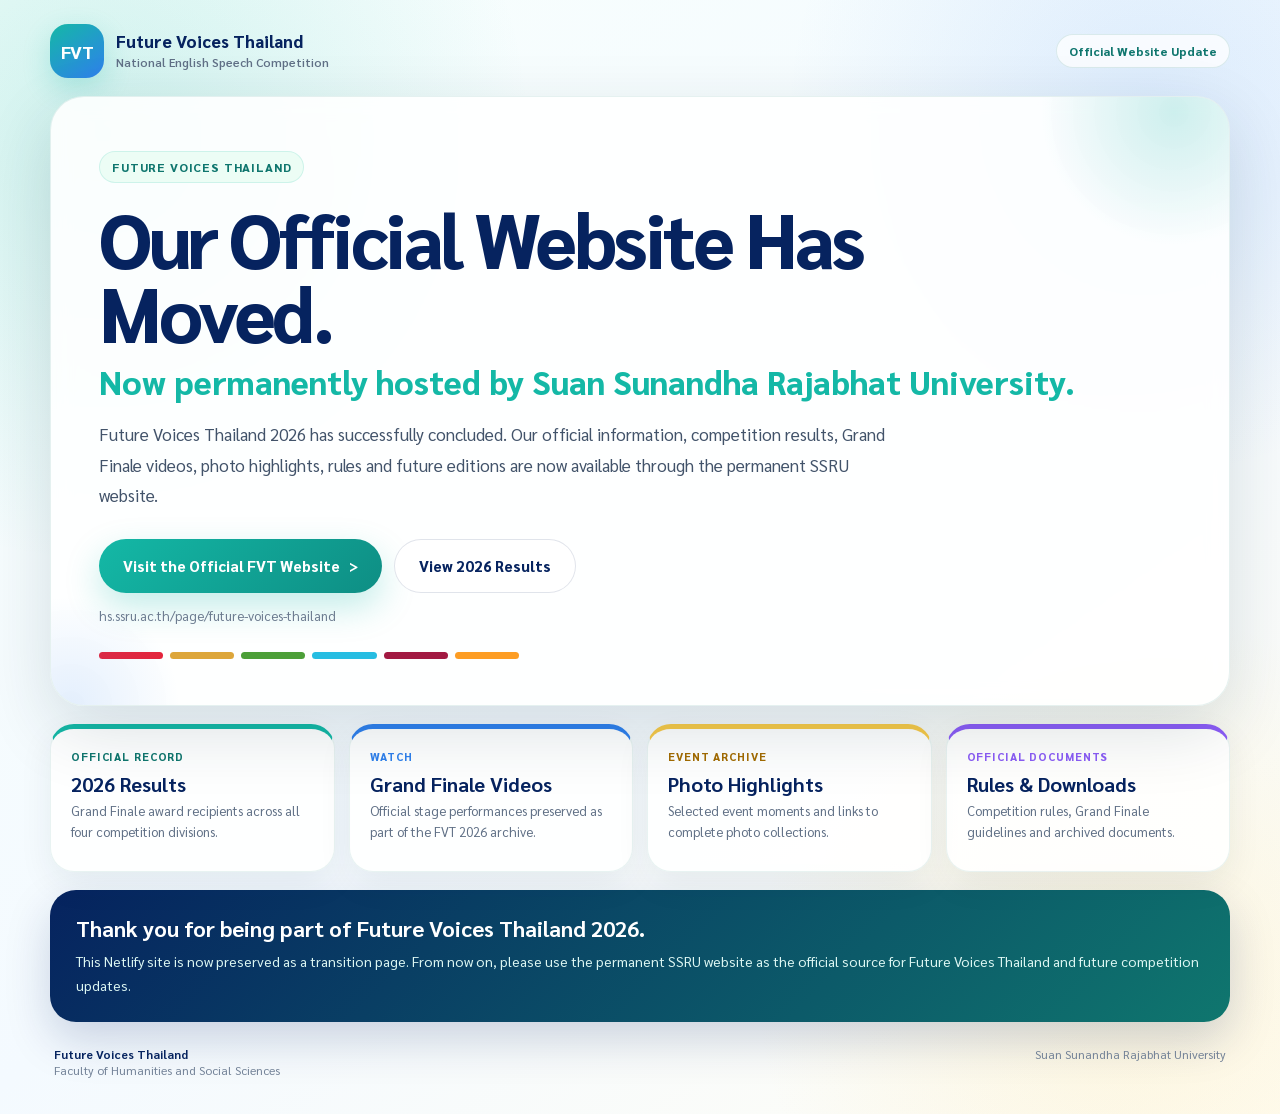
<file: index.html>
<!doctype html>
<html lang="en">
<head>
  <meta charset="utf-8">
  <meta name="viewport" content="width=device-width,initial-scale=1">
  <meta name="theme-color" content="#14B8A6">
  <meta name="description" content="Future Voices Thailand has moved to its permanent official home at Suan Sunandha Rajabhat University.">
  <title>Future Voices Thailand — Official Website</title>

  <link rel="preconnect" href="https://fonts.googleapis.com">
  <link rel="preconnect" href="https://fonts.gstatic.com" crossorigin>
  <link href="https://fonts.googleapis.com/css2?family=Sarabun:wght@400;500;600;700;800&display=swap" rel="stylesheet">

  <style>
    :root{
      --primary:#14B8A6;
      --primary-dark:#0F766E;
      --primary-deep:#0B4F4A;
      --navy:#06235F;
      --text:#102033;
      --muted:#607086;
      --bg:#F7FBFA;
      --card:#FFFFFF;
      --line:rgba(15,118,110,.13);
      --yellow:#F7C948;
      --blue:#2F80ED;
      --violet:#8B5CF6;
      --orange:#F97316;
      --shadow:0 24px 70px rgba(8,42,55,.14);
    }

    *{box-sizing:border-box}
    html{scroll-behavior:smooth}
    body{
      margin:0;
      min-height:100vh;
      font-family:'Sarabun',Tahoma,Arial,sans-serif;
      color:var(--text);
      background:
        radial-gradient(circle at 8% 12%,rgba(20,184,166,.18),transparent 28%),
        radial-gradient(circle at 90% 10%,rgba(47,128,237,.13),transparent 24%),
        radial-gradient(circle at 88% 88%,rgba(247,201,72,.14),transparent 25%),
        linear-gradient(145deg,#F8FFFD 0%,#F4FAFF 54%,#FFFDF5 100%);
    }

    a{color:inherit}

    .page{
      width:min(1180px,calc(100% - 28px));
      margin:0 auto;
      padding:24px 0 34px;
    }

    .topbar{
      display:flex;
      align-items:center;
      justify-content:space-between;
      gap:18px;
      margin-bottom:18px;
    }

    .brand{
      display:flex;
      align-items:center;
      gap:12px;
      min-width:0;
    }

    .mark{
      width:54px;
      height:54px;
      border-radius:18px;
      display:grid;
      place-items:center;
      background:linear-gradient(145deg,var(--primary),var(--blue));
      color:#fff;
      font-weight:800;
      font-size:18px;
      letter-spacing:-.04em;
      box-shadow:0 10px 28px rgba(20,184,166,.24);
      flex:0 0 auto;
    }

    .brand-title{
      font-size:17px;
      font-weight:800;
      color:var(--navy);
      line-height:1.15;
    }

    .brand-sub{
      margin-top:3px;
      color:var(--muted);
      font-size:12px;
      font-weight:600;
    }

    .official-chip{
      padding:8px 12px;
      border:1px solid var(--line);
      border-radius:999px;
      background:rgba(255,255,255,.76);
      color:var(--primary-dark);
      font-size:12px;
      font-weight:800;
      white-space:nowrap;
    }

    .hero{
      position:relative;
      overflow:hidden;
      border:1px solid rgba(15,118,110,.10);
      border-radius:34px;
      background:rgba(255,255,255,.88);
      box-shadow:var(--shadow);
      padding:54px 48px 46px;
      backdrop-filter:blur(10px);
    }

    .hero:before,
    .hero:after{
      content:"";
      position:absolute;
      border-radius:50%;
      pointer-events:none;
    }

    .hero:before{
      width:270px;
      height:270px;
      top:-120px;
      right:-80px;
      background:radial-gradient(circle,rgba(20,184,166,.20),rgba(20,184,166,0) 70%);
    }

    .hero:after{
      width:220px;
      height:220px;
      left:-90px;
      bottom:-110px;
      background:radial-gradient(circle,rgba(47,128,237,.13),rgba(47,128,237,0) 70%);
    }

    .eyebrow{
      display:inline-flex;
      align-items:center;
      gap:8px;
      padding:7px 12px;
      border-radius:999px;
      background:#ECFDF5;
      color:var(--primary-dark);
      font-size:12px;
      font-weight:800;
      letter-spacing:.07em;
      text-transform:uppercase;
      border:1px solid rgba(20,184,166,.14);
    }

    h1{
      max-width:860px;
      margin:18px 0 12px;
      font-size:clamp(40px,6.2vw,76px);
      line-height:.98;
      letter-spacing:-.045em;
      color:var(--navy);
      font-weight:800;
    }

    .moved{
      margin:0 0 18px;
      font-size:clamp(22px,2.6vw,34px);
      line-height:1.18;
      color:var(--primary);
      font-weight:800;
    }

    .lead{
      max-width:800px;
      margin:0;
      color:#42536A;
      font-size:17px;
      line-height:1.8;
    }

    .cta-row{
      display:flex;
      flex-wrap:wrap;
      gap:12px;
      margin-top:28px;
    }

    .cta{
      display:inline-flex;
      align-items:center;
      justify-content:center;
      gap:9px;
      min-height:54px;
      padding:13px 24px;
      border-radius:999px;
      text-decoration:none;
      font-size:15px;
      font-weight:800;
      transition:.18s ease;
    }

    .cta-primary{
      color:#fff;
      background:linear-gradient(135deg,var(--primary),#0E8E84);
      box-shadow:0 14px 34px rgba(20,184,166,.25);
    }

    .cta-primary:hover{
      transform:translateY(-2px);
      filter:brightness(1.04);
    }

    .cta-secondary{
      color:var(--navy);
      background:#fff;
      border:1px solid rgba(6,35,95,.12);
    }

    .url{
      margin-top:14px;
      color:#6B7B8F;
      font-size:13px;
      word-break:break-all;
    }

    .sdg-strip{
      display:grid;
      grid-template-columns:repeat(6,1fr);
      gap:7px;
      margin:28px 0 0;
      max-width:420px;
    }

    .sdg-strip span{
      height:7px;
      border-radius:999px;
    }

    .cards{
      display:grid;
      grid-template-columns:repeat(4,1fr);
      gap:14px;
      margin-top:18px;
    }

    .card{
      min-height:148px;
      padding:20px;
      border-radius:24px;
      background:rgba(255,255,255,.88);
      border:1px solid rgba(15,118,110,.09);
      box-shadow:0 12px 34px rgba(8,42,55,.07);
    }

    .card-tag{
      font-size:11px;
      font-weight:800;
      letter-spacing:.08em;
      text-transform:uppercase;
      margin-bottom:8px;
    }

    .card h2{
      margin:0 0 5px;
      color:var(--navy);
      font-size:20px;
      line-height:1.2;
    }

    .card p{
      margin:0;
      color:var(--muted);
      font-size:13px;
      line-height:1.6;
    }

    .card:nth-child(1){border-top:5px solid var(--primary)}
    .card:nth-child(2){border-top:5px solid var(--blue)}
    .card:nth-child(3){border-top:5px solid var(--yellow)}
    .card:nth-child(4){border-top:5px solid var(--violet)}

    .card:nth-child(1) .card-tag{color:var(--primary-dark)}
    .card:nth-child(2) .card-tag{color:var(--blue)}
    .card:nth-child(3) .card-tag{color:#A36B00}
    .card:nth-child(4) .card-tag{color:var(--violet)}

    .notice{
      margin-top:18px;
      padding:24px 26px;
      border-radius:26px;
      background:linear-gradient(135deg,var(--navy),var(--primary-dark));
      color:#fff;
      box-shadow:0 18px 46px rgba(6,35,95,.18);
    }

    .notice h3{
      margin:0 0 7px;
      font-size:22px;
    }

    .notice p{
      margin:0;
      color:#DDF7F3;
      line-height:1.75;
      font-size:14px;
    }

    footer{
      display:flex;
      flex-wrap:wrap;
      justify-content:space-between;
      gap:10px 20px;
      padding:24px 4px 2px;
      color:#718096;
      font-size:12px;
    }

    footer strong{color:var(--navy)}

    @media(max-width:820px){
      .hero{padding:38px 26px 32px}
      .cards{grid-template-columns:repeat(2,1fr)}
    }

    @media(max-width:560px){
      .page{width:min(100% - 18px,1180px);padding-top:12px}
      .topbar{align-items:flex-start}
      .official-chip{display:none}
      .mark{width:48px;height:48px}
      .hero{padding:30px 20px 26px;border-radius:26px}
      h1{font-size:43px}
      .moved{font-size:24px}
      .lead{font-size:15px}
      .cta{width:100%}
      .cards{grid-template-columns:1fr}
      .notice{padding:22px 20px}
    }
  </style>
</head>
<body>

  <main class="page">

    <div class="topbar">
      <div class="brand">
        <div class="mark">FVT</div>
        <div>
          <div class="brand-title">Future Voices Thailand</div>
          <div class="brand-sub">National English Speech Competition</div>
        </div>
      </div>
      <div class="official-chip">Official Website Update</div>
    </div>

    <section class="hero">
      <div class="eyebrow">Future Voices Thailand</div>

      <h1>Our Official Website Has Moved.</h1>

      <div class="moved">
        Now permanently hosted by Suan Sunandha Rajabhat University.
      </div>

      <p class="lead">
        Future Voices Thailand 2026 has successfully concluded. Our official information,
        competition results, Grand Finale videos, photo highlights, rules and future editions
        are now available through the permanent SSRU website.
      </p>

      <div class="cta-row">
        <a class="cta cta-primary"
           href="https://hs.ssru.ac.th/page/future-voices-thailand">
          Visit the Official FVT Website
          <span aria-hidden="true">&gt;</span>
        </a>

        <a class="cta cta-secondary"
           href="https://hs.ssru.ac.th/page/fvt2026-results">
          View 2026 Results
        </a>
      </div>

      <div class="url">
        hs.ssru.ac.th/page/future-voices-thailand
      </div>

      <div class="sdg-strip" aria-hidden="true">
        <span style="background:#E5243B"></span>
        <span style="background:#DDA63A"></span>
        <span style="background:#4C9F38"></span>
        <span style="background:#26BDE2"></span>
        <span style="background:#A21942"></span>
        <span style="background:#FD9D24"></span>
      </div>
    </section>

    <section class="cards" aria-label="Official website sections">
      <article class="card">
        <div class="card-tag">Official Record</div>
        <h2>2026 Results</h2>
        <p>Grand Finale award recipients across all four competition divisions.</p>
      </article>

      <article class="card">
        <div class="card-tag">Watch</div>
        <h2>Grand Finale Videos</h2>
        <p>Official stage performances preserved as part of the FVT 2026 archive.</p>
      </article>

      <article class="card">
        <div class="card-tag">Event Archive</div>
        <h2>Photo Highlights</h2>
        <p>Selected event moments and links to complete photo collections.</p>
      </article>

      <article class="card">
        <div class="card-tag">Official Documents</div>
        <h2>Rules & Downloads</h2>
        <p>Competition rules, Grand Finale guidelines and archived documents.</p>
      </article>
    </section>

    <section class="notice">
      <h3>Thank you for being part of Future Voices Thailand 2026.</h3>
      <p>
        This Netlify site is now preserved as a transition page. From now on,
        please use the permanent SSRU website as the official source for Future Voices Thailand
        and future competition updates.
      </p>
    </section>

    <footer>
      <div>
        <strong>Future Voices Thailand</strong><br>
        Faculty of Humanities and Social Sciences
      </div>
      <div>
        Suan Sunandha Rajabhat University
      </div>
    </footer>

  </main>

</body>
</html>
</file>
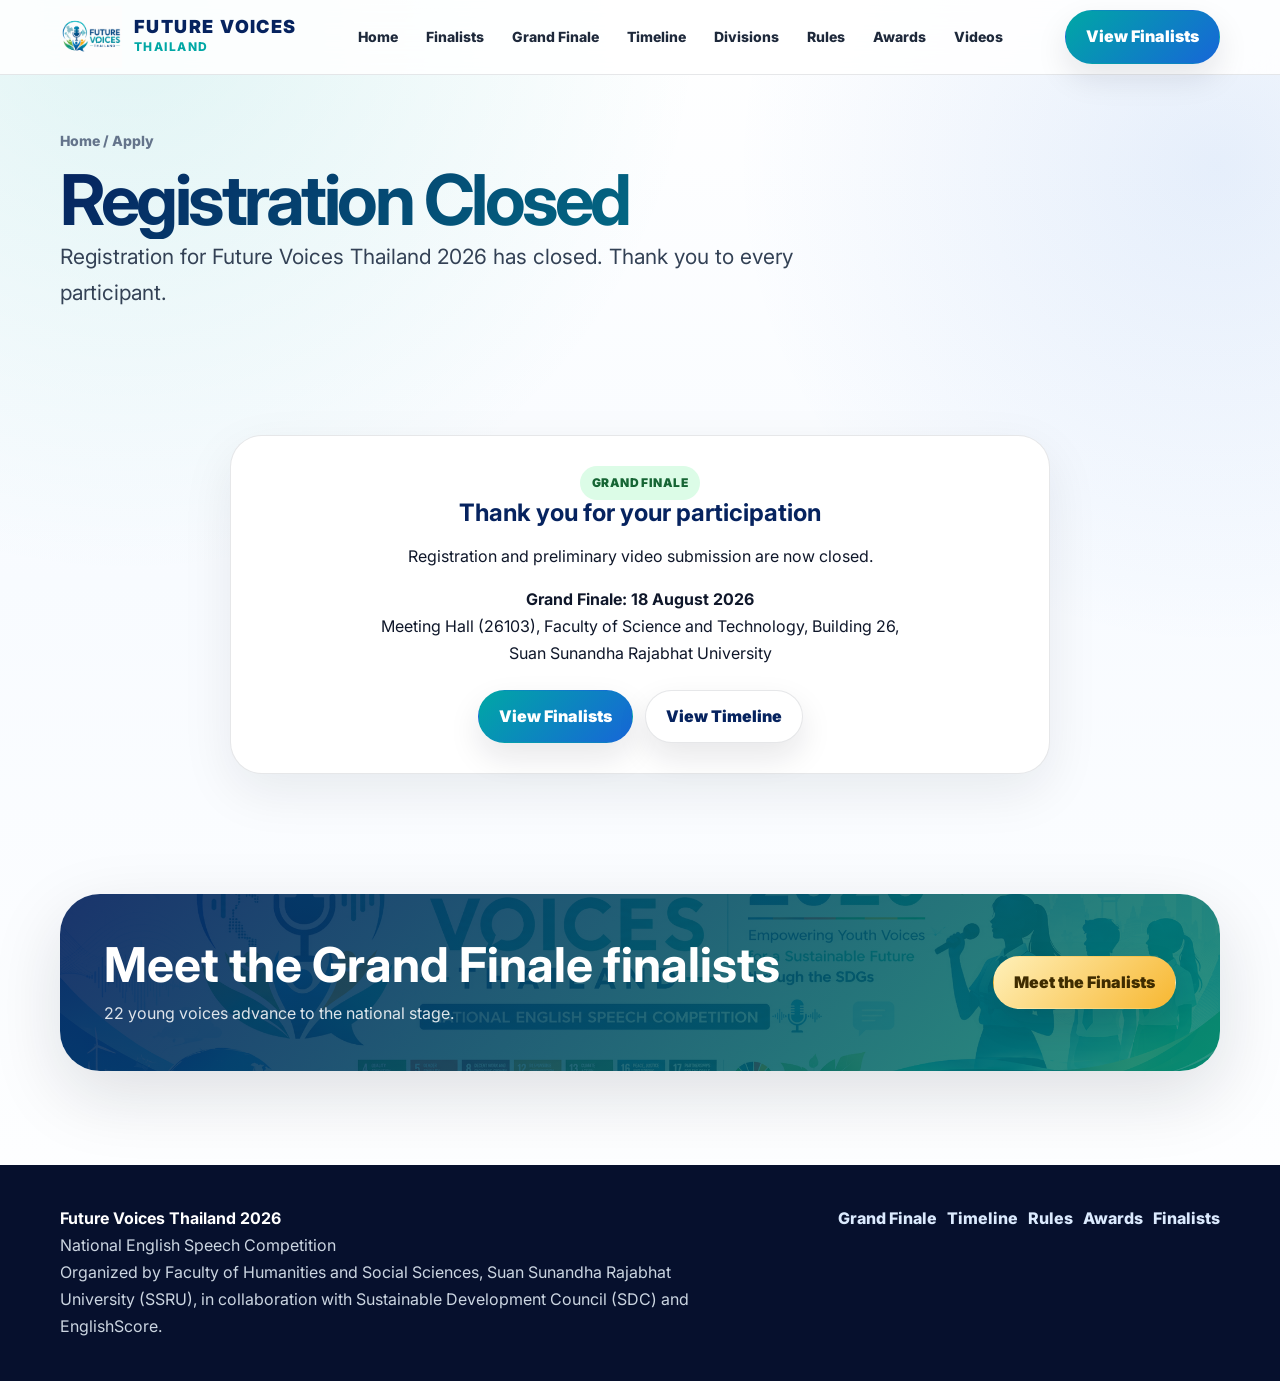
<file: apply.html>
<!doctype html>
<html lang="en">
<head>
  <meta charset="utf-8">
  <meta name="viewport" content="width=device-width,initial-scale=1">
  <title>Apply | Future Voices Thailand 2026</title>
  <meta name="description" content="Future Voices Thailand 2026, National English Speech Competition.">
  <meta property="og:title" content="Apply | Future Voices Thailand 2026">
  <meta property="og:description" content="Empowering Youth Voices for a Sustainable Future through the SDGs.">
  <meta property="og:image" content="assets/img/cover.png">
  <link rel="preconnect" href="https://fonts.googleapis.com">
  <link rel="preconnect" href="https://fonts.gstatic.com" crossorigin>
  <link href="https://fonts.googleapis.com/css2?family=Inter:wght@400;600;700;800;900&family=Noto+Sans+Thai:wght@400;600;700;800;900&display=swap" rel="stylesheet">
  <link rel="stylesheet" href="assets/css/styles.css">
</head>
<body>
<a class="skip" href="#main">Skip to content</a>

<header class="site-header">
  <div class="container navbar">
    <a href="index.html" class="brand" aria-label="Future Voices Thailand home">
      <img src="assets/img/logo.png" alt="Future Voices Thailand logo">
      <span><strong>Future Voices</strong><span>Thailand</span></span>
    </a>
    <nav class="nav-links" data-nav-links aria-label="Main navigation">
      <a href="index.html">Home</a>
      <a href="finalists.html">Finalists</a>
      <a href="grand-finale.html">Grand Finale</a>
      <a href="timeline.html">Timeline</a>
      <a href="divisions.html">Divisions</a>
      <a href="rules.html">Rules</a>
      <a href="awards.html">Awards</a>
      <a href="videos.html">Videos</a>
    </nav>
    <div class="nav-actions">
      <a class="btn btn-primary" href="finalists.html">View Finalists</a>
      <button class="menu-toggle" data-menu-toggle aria-expanded="false">Menu</button>
    </div>
  </div>
</header>

<main id="main">

<section class="page-hero">
  <div class="container">
    <div class="breadcrumb">Home / Apply</div>
    <h1 class="gradient-text">Registration Closed</h1>
    <p class="lead">Registration for Future Voices Thailand 2026 has closed. Thank you to every participant.</p>
  </div>
</section>

<section class="section">
  <div class="container">
    <div class="panel" style="text-align:center;max-width:820px;margin:auto">
      <span class="badge badge-green">Grand Finale</span>
      <h2>Thank you for your participation</h2>
      <p>Registration and preliminary video submission are now closed.</p>
      <p><strong>Grand Finale: 18 August 2026</strong><br>Meeting Hall (26103), Faculty of Science and Technology, Building 26,<br>Suan Sunandha Rajabhat University</p>
      <div style="display:flex;gap:12px;justify-content:center;flex-wrap:wrap;margin-top:22px">
        <a class="btn btn-primary" href="finalists.html">View Finalists</a>
        <a class="btn btn-ghost" href="timeline.html">View Timeline</a>
      </div>
    </div>
  </div>
</section>

</main>

<section class="cta">
  <div class="container">
    <div class="cta-box">
      <div>
        <h2>Meet the Grand Finale finalists</h2>
        <p>22 young voices advance to the national stage.</p>
      </div>
      <a class="btn btn-gold" href="finalists.html">Meet the Finalists</a>
    </div>
  </div>
</section>

<footer class="site-footer">
  <div class="container footer-grid">
    <div>
      <strong>Future Voices Thailand 2026</strong><br>
      National English Speech Competition<br>
      Organized by Faculty of Humanities and Social Sciences, Suan Sunandha Rajabhat University (SSRU), in collaboration with Sustainable Development Council (SDC) and EnglishScore.
    </div>
    <div class="footer-links">
      <a href="grand-finale.html">Grand Finale</a>
      <a href="timeline.html">Timeline</a>
      <a href="rules.html">Rules</a>
      <a href="awards.html">Awards</a>
      <a href="finalists.html">Finalists</a>
    </div>
  </div>
</footer>

<script src="assets/js/main.js"></script>

</body>
</html>
</file>
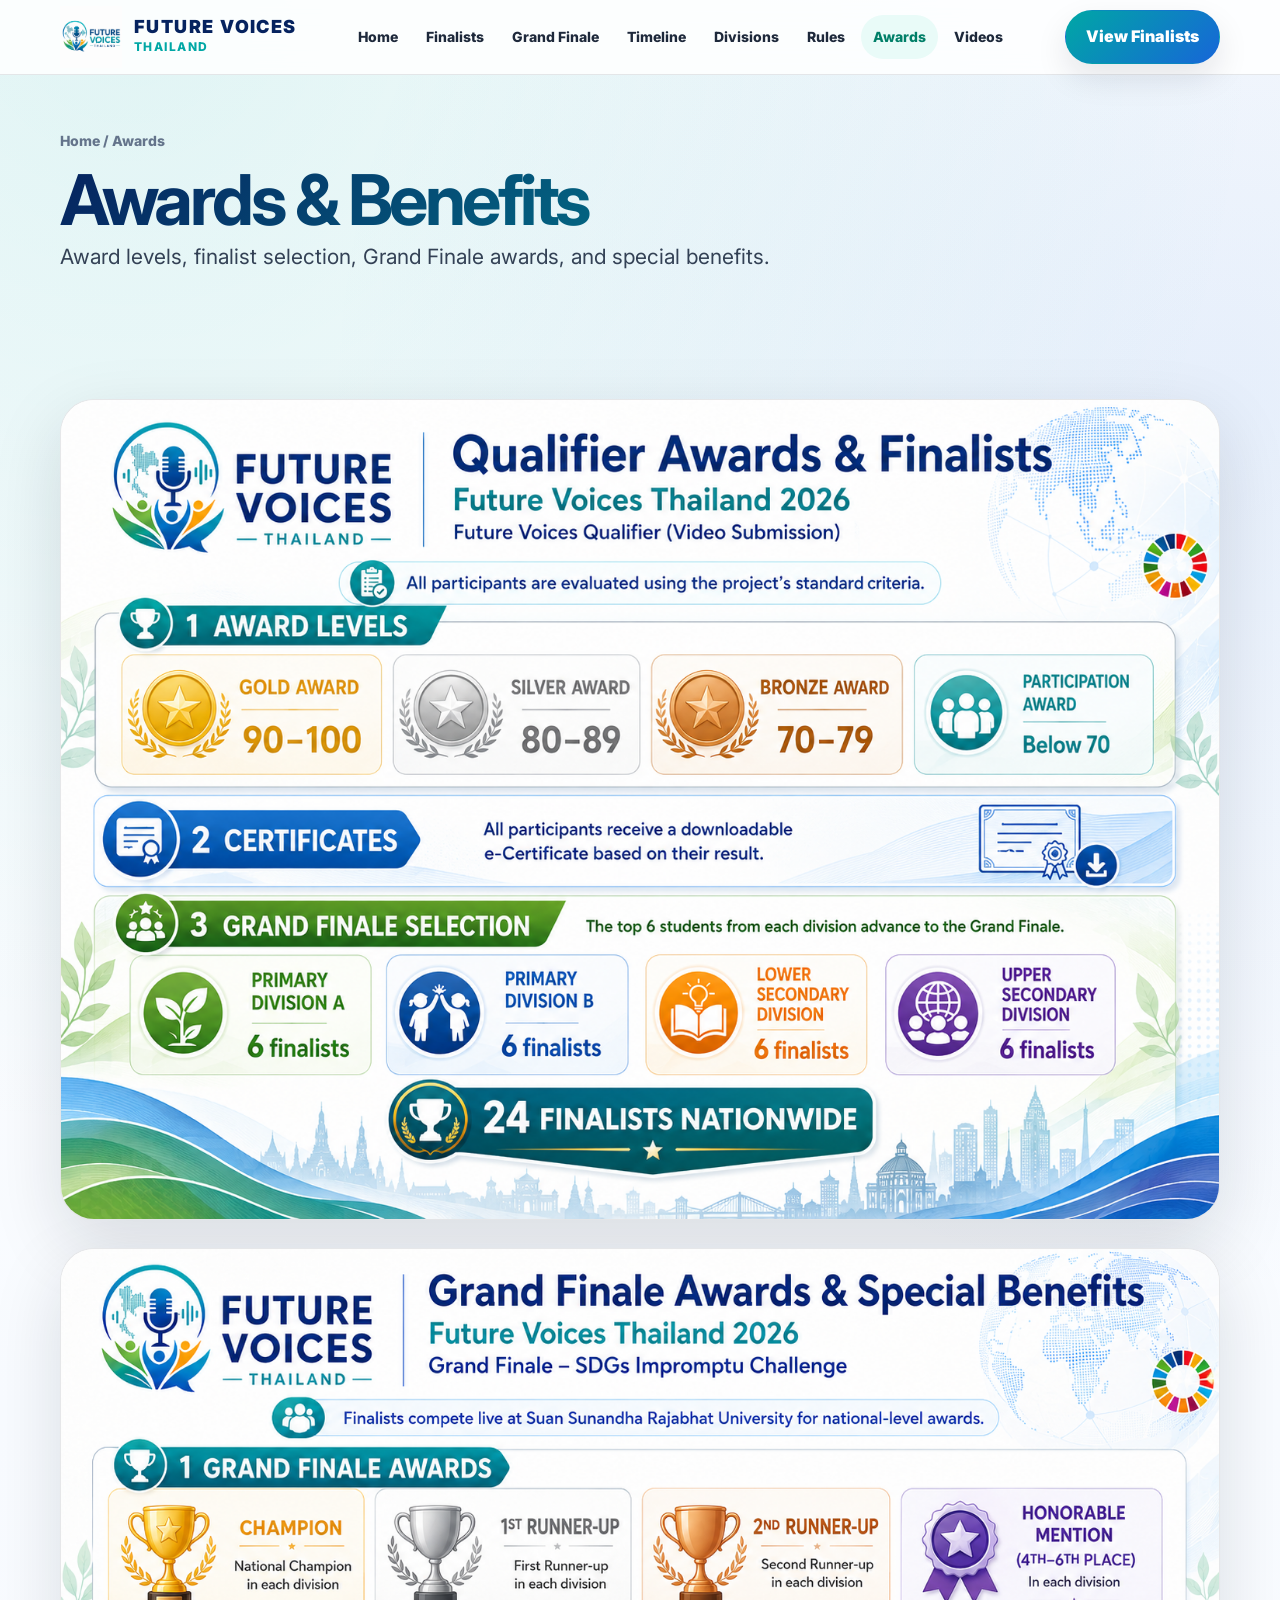
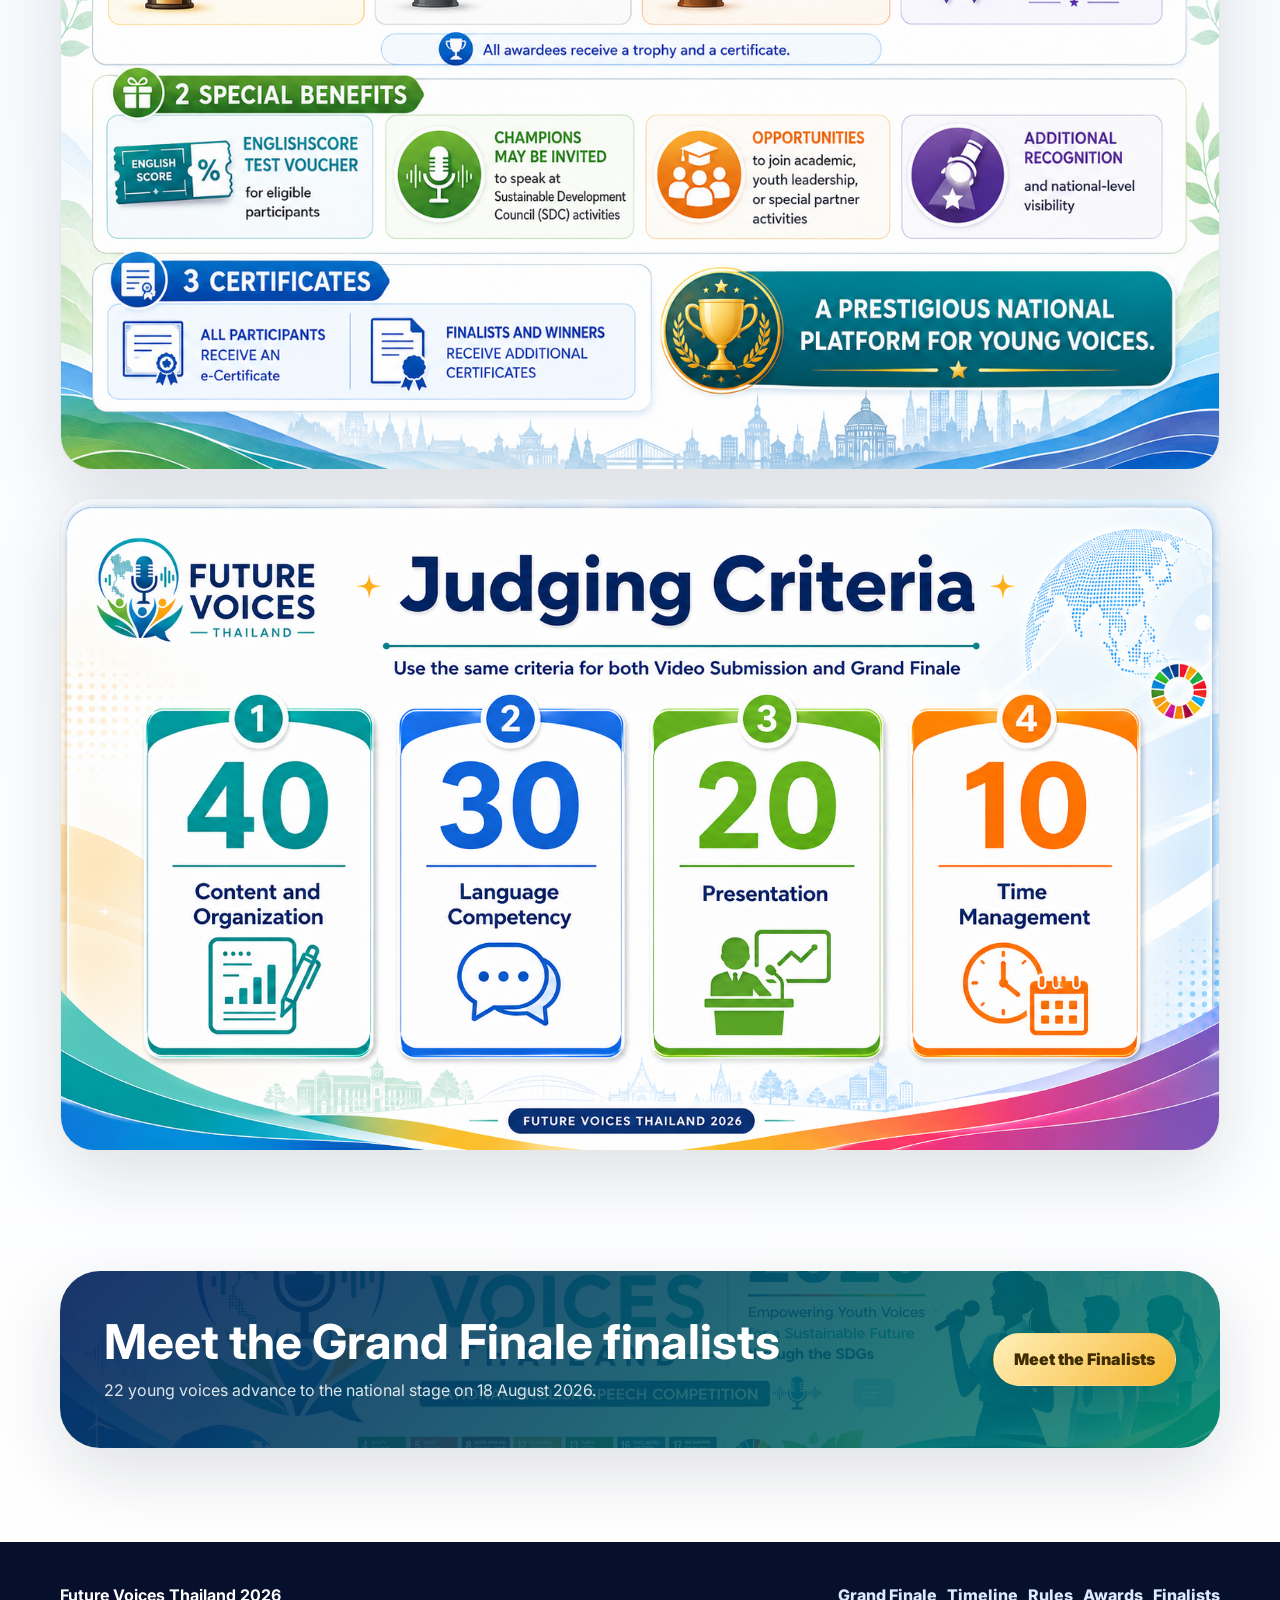
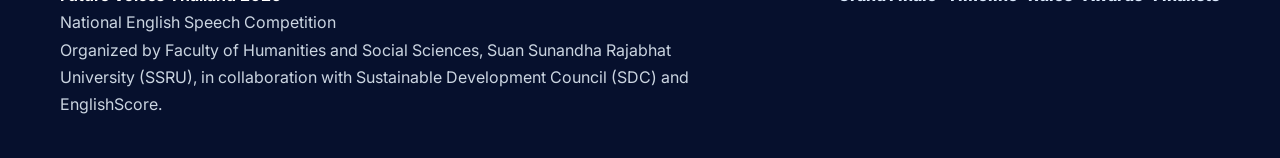
<file: awards.html>
<!doctype html>
<html lang="en">
<head>
  <meta charset="utf-8">
  <meta name="viewport" content="width=device-width,initial-scale=1">
  <title>Awards & Benefits | Future Voices Thailand 2026</title>
  <meta name="description" content="Future Voices Thailand 2026, National English Speech Competition.">
  <meta property="og:title" content="Awards & Benefits | Future Voices Thailand 2026">
  <meta property="og:description" content="Empowering Youth Voices for a Sustainable Future through the SDGs.">
  <meta property="og:image" content="assets/img/cover.png">
  <link rel="preconnect" href="https://fonts.googleapis.com">
  <link rel="preconnect" href="https://fonts.gstatic.com" crossorigin>
  <link href="https://fonts.googleapis.com/css2?family=Inter:wght@400;600;700;800;900&family=Noto+Sans+Thai:wght@400;600;700;800;900&display=swap" rel="stylesheet">
  <link rel="stylesheet" href="assets/css/styles.css">
</head>
<body>
<a class="skip" href="#main">Skip to content</a>

<header class="site-header">
  <div class="container navbar">
    <a href="index.html" class="brand" aria-label="Future Voices Thailand home">
      <img src="assets/img/logo.png" alt="Future Voices Thailand logo">
      <span><strong>Future Voices</strong><span>Thailand</span></span>
    </a>
    <nav class="nav-links" data-nav-links aria-label="Main navigation">
      <a href="index.html">Home</a>
      <a href="finalists.html">Finalists</a>
      <a href="grand-finale.html">Grand Finale</a>
      <a href="timeline.html">Timeline</a>
      <a href="divisions.html">Divisions</a>
      <a href="rules.html">Rules</a>
      <a href="awards.html">Awards</a>
      <a href="videos.html">Videos</a>
    </nav>
    <div class="nav-actions">
      <a class="btn btn-primary" href="finalists.html">View Finalists</a>
      <button class="menu-toggle" data-menu-toggle aria-expanded="false">Menu</button>
    </div>
  </div>
</header>

<main id="main">

<section class="page-hero">
  <div class="container">
    <div class="breadcrumb">Home / Awards</div>
    <h1 class="gradient-text">Awards & Benefits</h1>
    <p class="lead">Award levels, finalist selection, Grand Finale awards, and special benefits.</p>
  </div>
</section>
<section class="section">
  <div class="container" style="display:grid;gap:28px">
    <img class="visual-section-img" src="assets/img/awards-qualifier.png" alt="Qualifier Awards and Finalists">
    <img class="visual-section-img" src="assets/img/awards-grand-finale.png" alt="Grand Finale Awards and Special Benefits">
    <img class="visual-section-img" src="assets/img/criteria.png" alt="Judging Criteria">
  </div>
</section>

</main>

<section class="cta">
  <div class="container">
    <div class="cta-box">
      <div>
        <h2>Meet the Grand Finale finalists</h2>
        <p>22 young voices advance to the national stage on 18 August 2026.</p>
      </div>
      <a class="btn btn-gold" href="finalists.html">Meet the Finalists</a>
    </div>
  </div>
</section>

<footer class="site-footer">
  <div class="container footer-grid">
    <div>
      <strong>Future Voices Thailand 2026</strong><br>
      National English Speech Competition<br>
      Organized by Faculty of Humanities and Social Sciences, Suan Sunandha Rajabhat University (SSRU), in collaboration with Sustainable Development Council (SDC) and EnglishScore.
    </div>
    <div class="footer-links">
      <a href="grand-finale.html">Grand Finale</a>
      <a href="timeline.html">Timeline</a>
      <a href="rules.html">Rules</a>
      <a href="awards.html">Awards</a>
      <a href="finalists.html">Finalists</a>
    </div>
  </div>
</footer>

<script src="assets/js/main.js"></script>

</body>
</html>
</file>
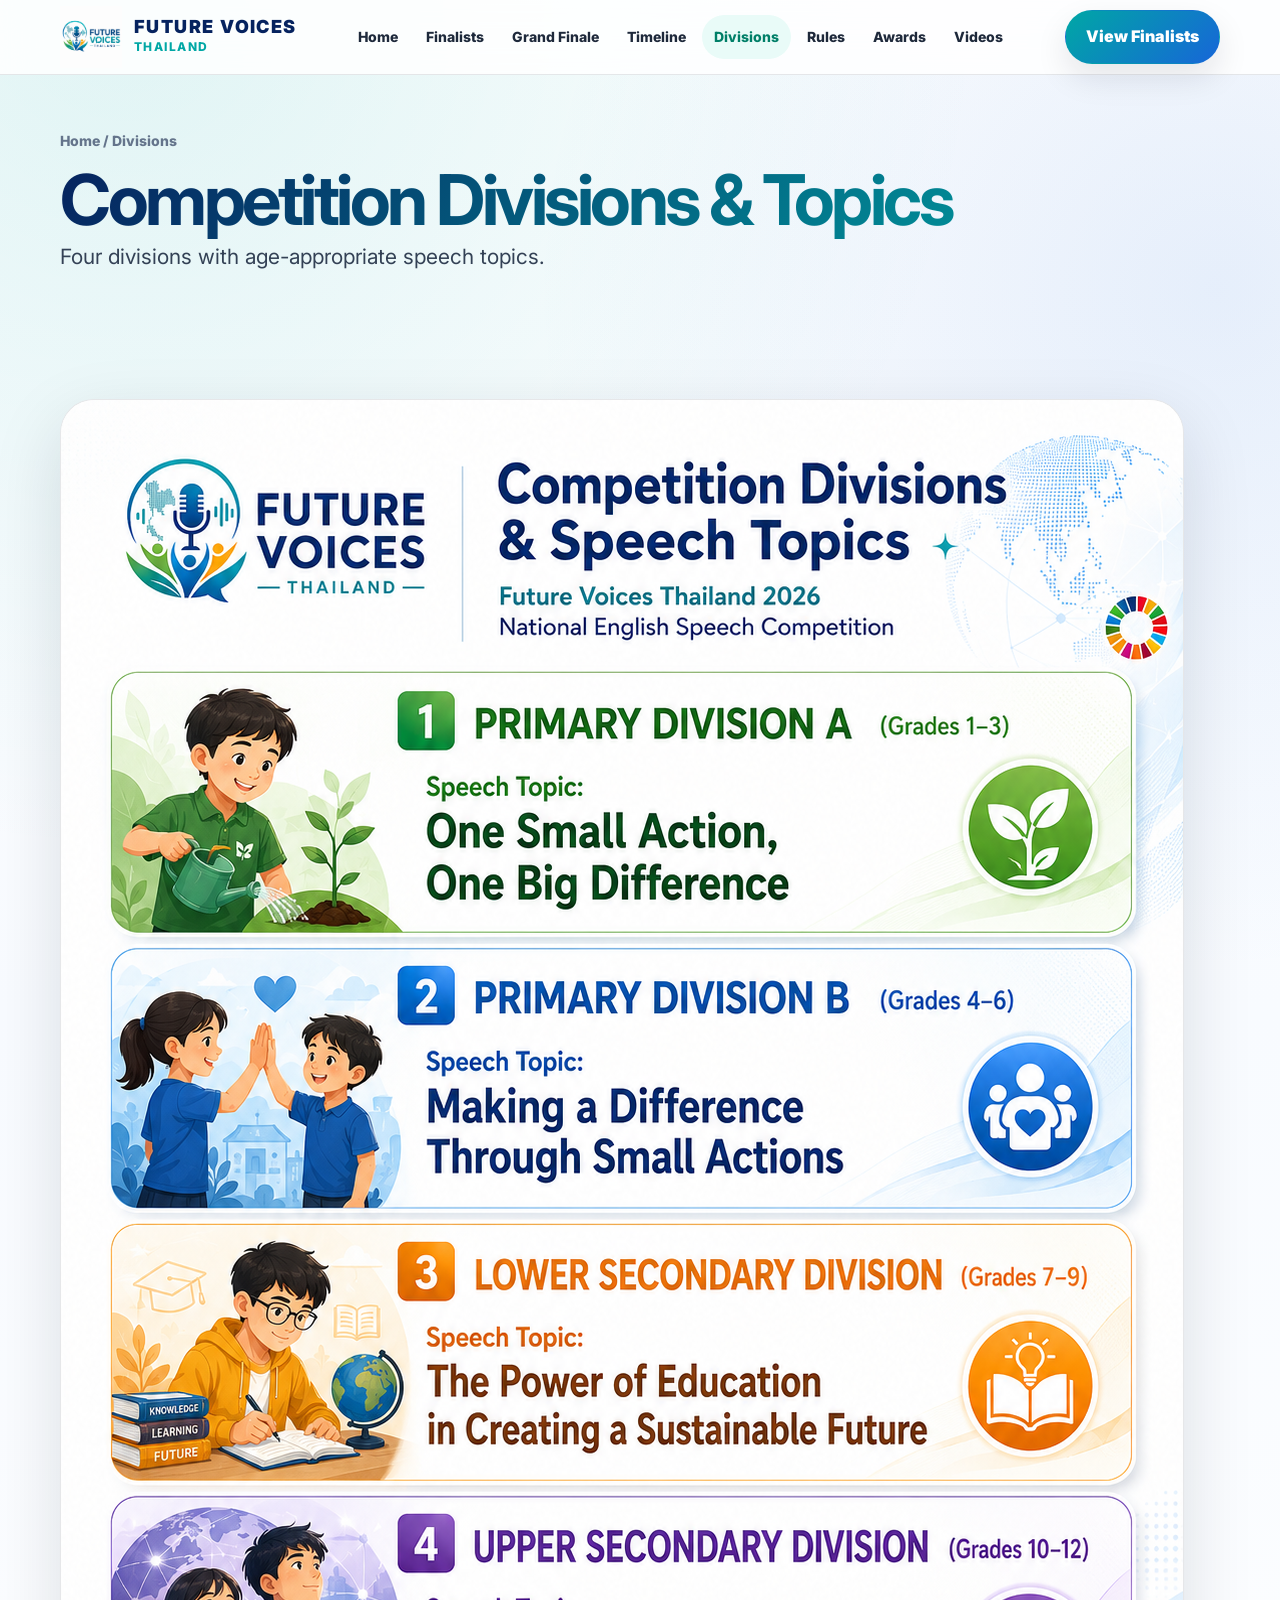
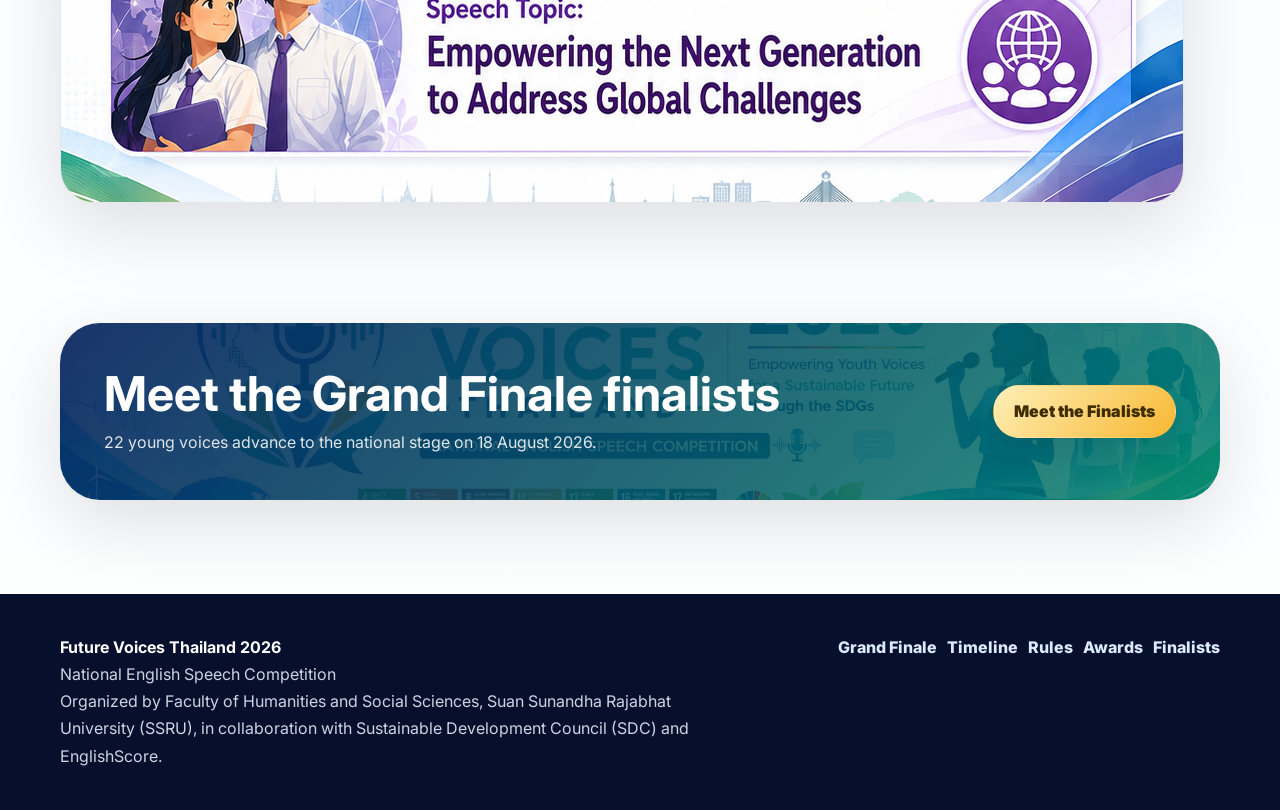
<file: divisions.html>
<!doctype html>
<html lang="en">
<head>
  <meta charset="utf-8">
  <meta name="viewport" content="width=device-width,initial-scale=1">
  <title>Divisions & Topics | Future Voices Thailand 2026</title>
  <meta name="description" content="Future Voices Thailand 2026, National English Speech Competition.">
  <meta property="og:title" content="Divisions & Topics | Future Voices Thailand 2026">
  <meta property="og:description" content="Empowering Youth Voices for a Sustainable Future through the SDGs.">
  <meta property="og:image" content="assets/img/cover.png">
  <link rel="preconnect" href="https://fonts.googleapis.com">
  <link rel="preconnect" href="https://fonts.gstatic.com" crossorigin>
  <link href="https://fonts.googleapis.com/css2?family=Inter:wght@400;600;700;800;900&family=Noto+Sans+Thai:wght@400;600;700;800;900&display=swap" rel="stylesheet">
  <link rel="stylesheet" href="assets/css/styles.css">
</head>
<body>
<a class="skip" href="#main">Skip to content</a>

<header class="site-header">
  <div class="container navbar">
    <a href="index.html" class="brand" aria-label="Future Voices Thailand home">
      <img src="assets/img/logo.png" alt="Future Voices Thailand logo">
      <span><strong>Future Voices</strong><span>Thailand</span></span>
    </a>
    <nav class="nav-links" data-nav-links aria-label="Main navigation">
      <a href="index.html">Home</a>
      <a href="finalists.html">Finalists</a>
      <a href="grand-finale.html">Grand Finale</a>
      <a href="timeline.html">Timeline</a>
      <a href="divisions.html">Divisions</a>
      <a href="rules.html">Rules</a>
      <a href="awards.html">Awards</a>
      <a href="videos.html">Videos</a>
    </nav>
    <div class="nav-actions">
      <a class="btn btn-primary" href="finalists.html">View Finalists</a>
      <button class="menu-toggle" data-menu-toggle aria-expanded="false">Menu</button>
    </div>
  </div>
</header>

<main id="main">

<section class="page-hero">
  <div class="container">
    <div class="breadcrumb">Home / Divisions</div>
    <h1 class="gradient-text">Competition Divisions & Topics</h1>
    <p class="lead">Four divisions with age-appropriate speech topics.</p>
  </div>
</section>
<section class="section">
  <div class="container">
    <img class="visual-section-img" src="assets/img/divisions.png" alt="Competition divisions and speech topics">
  </div>
</section>

</main>

<section class="cta">
  <div class="container">
    <div class="cta-box">
      <div>
        <h2>Meet the Grand Finale finalists</h2>
        <p>22 young voices advance to the national stage on 18 August 2026.</p>
      </div>
      <a class="btn btn-gold" href="finalists.html">Meet the Finalists</a>
    </div>
  </div>
</section>

<footer class="site-footer">
  <div class="container footer-grid">
    <div>
      <strong>Future Voices Thailand 2026</strong><br>
      National English Speech Competition<br>
      Organized by Faculty of Humanities and Social Sciences, Suan Sunandha Rajabhat University (SSRU), in collaboration with Sustainable Development Council (SDC) and EnglishScore.
    </div>
    <div class="footer-links">
      <a href="grand-finale.html">Grand Finale</a>
      <a href="timeline.html">Timeline</a>
      <a href="rules.html">Rules</a>
      <a href="awards.html">Awards</a>
      <a href="finalists.html">Finalists</a>
    </div>
  </div>
</footer>

<script src="assets/js/main.js"></script>

</body>
</html>
</file>
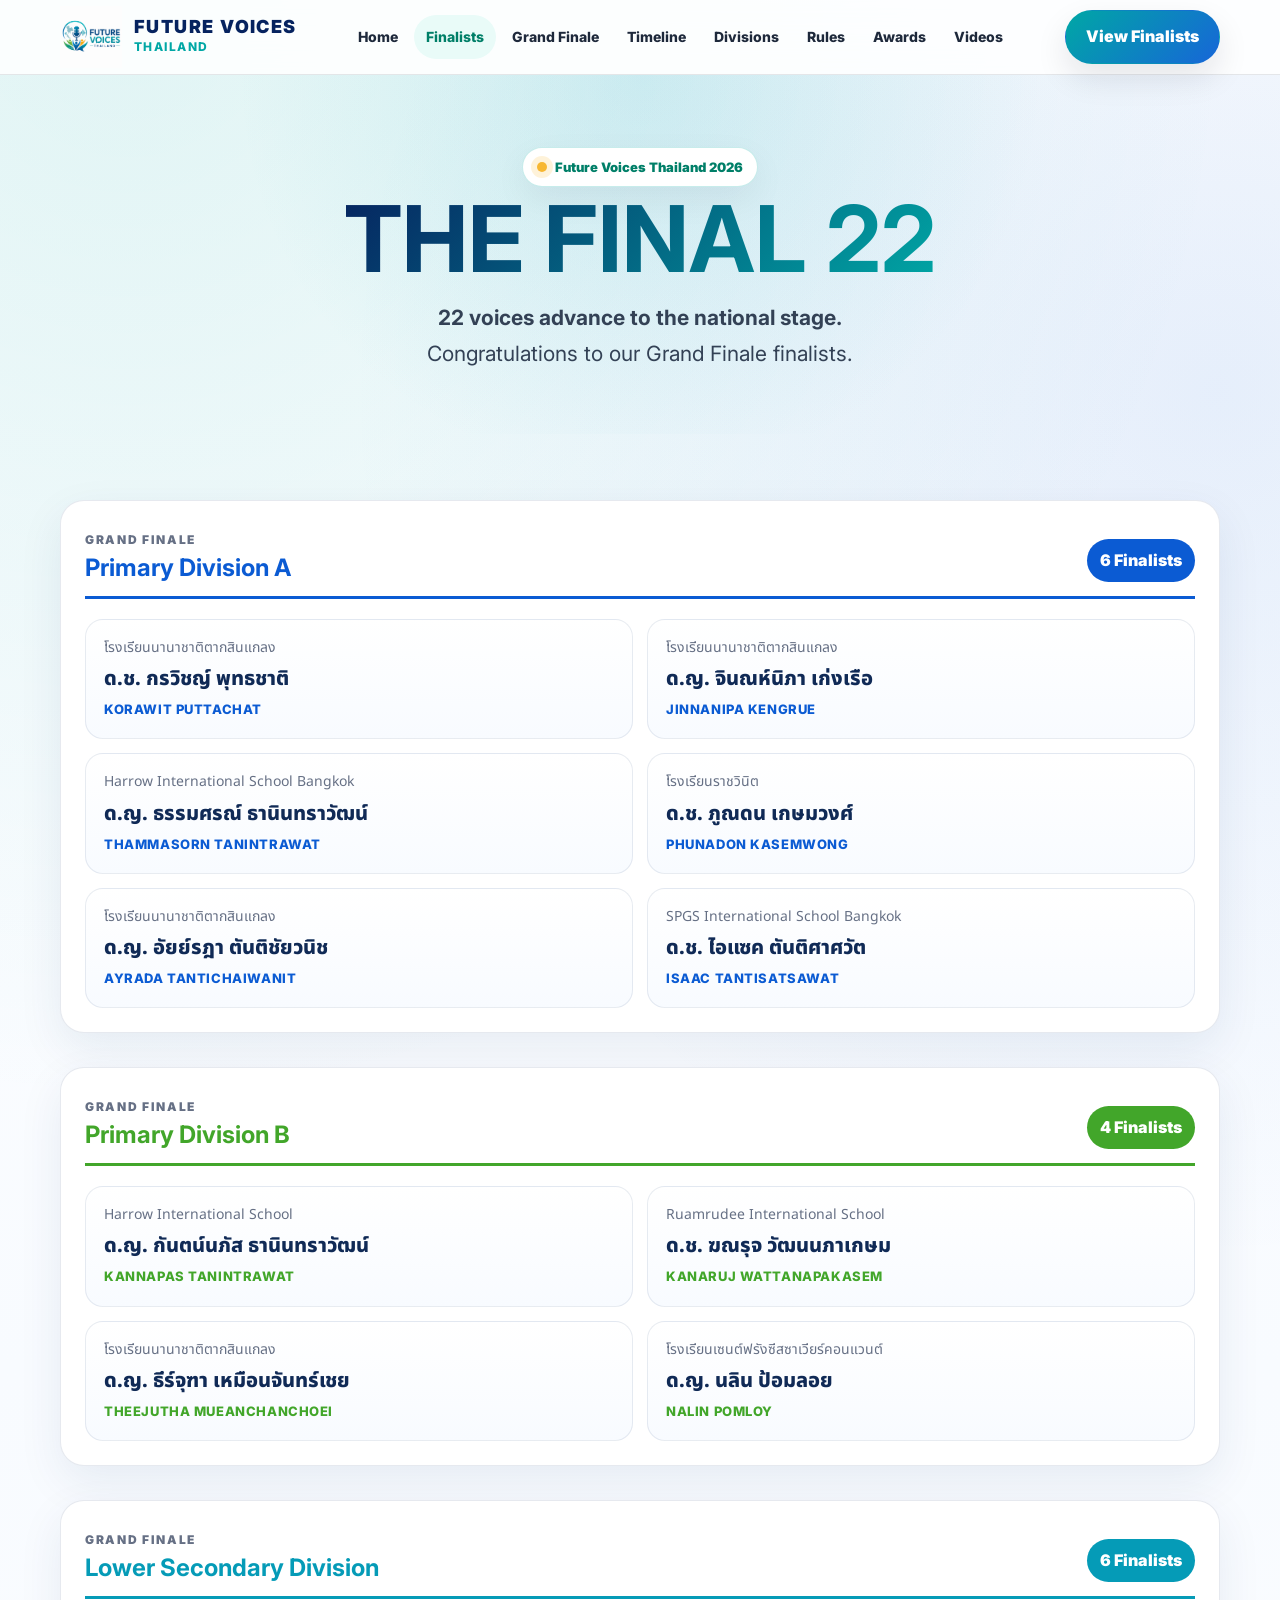
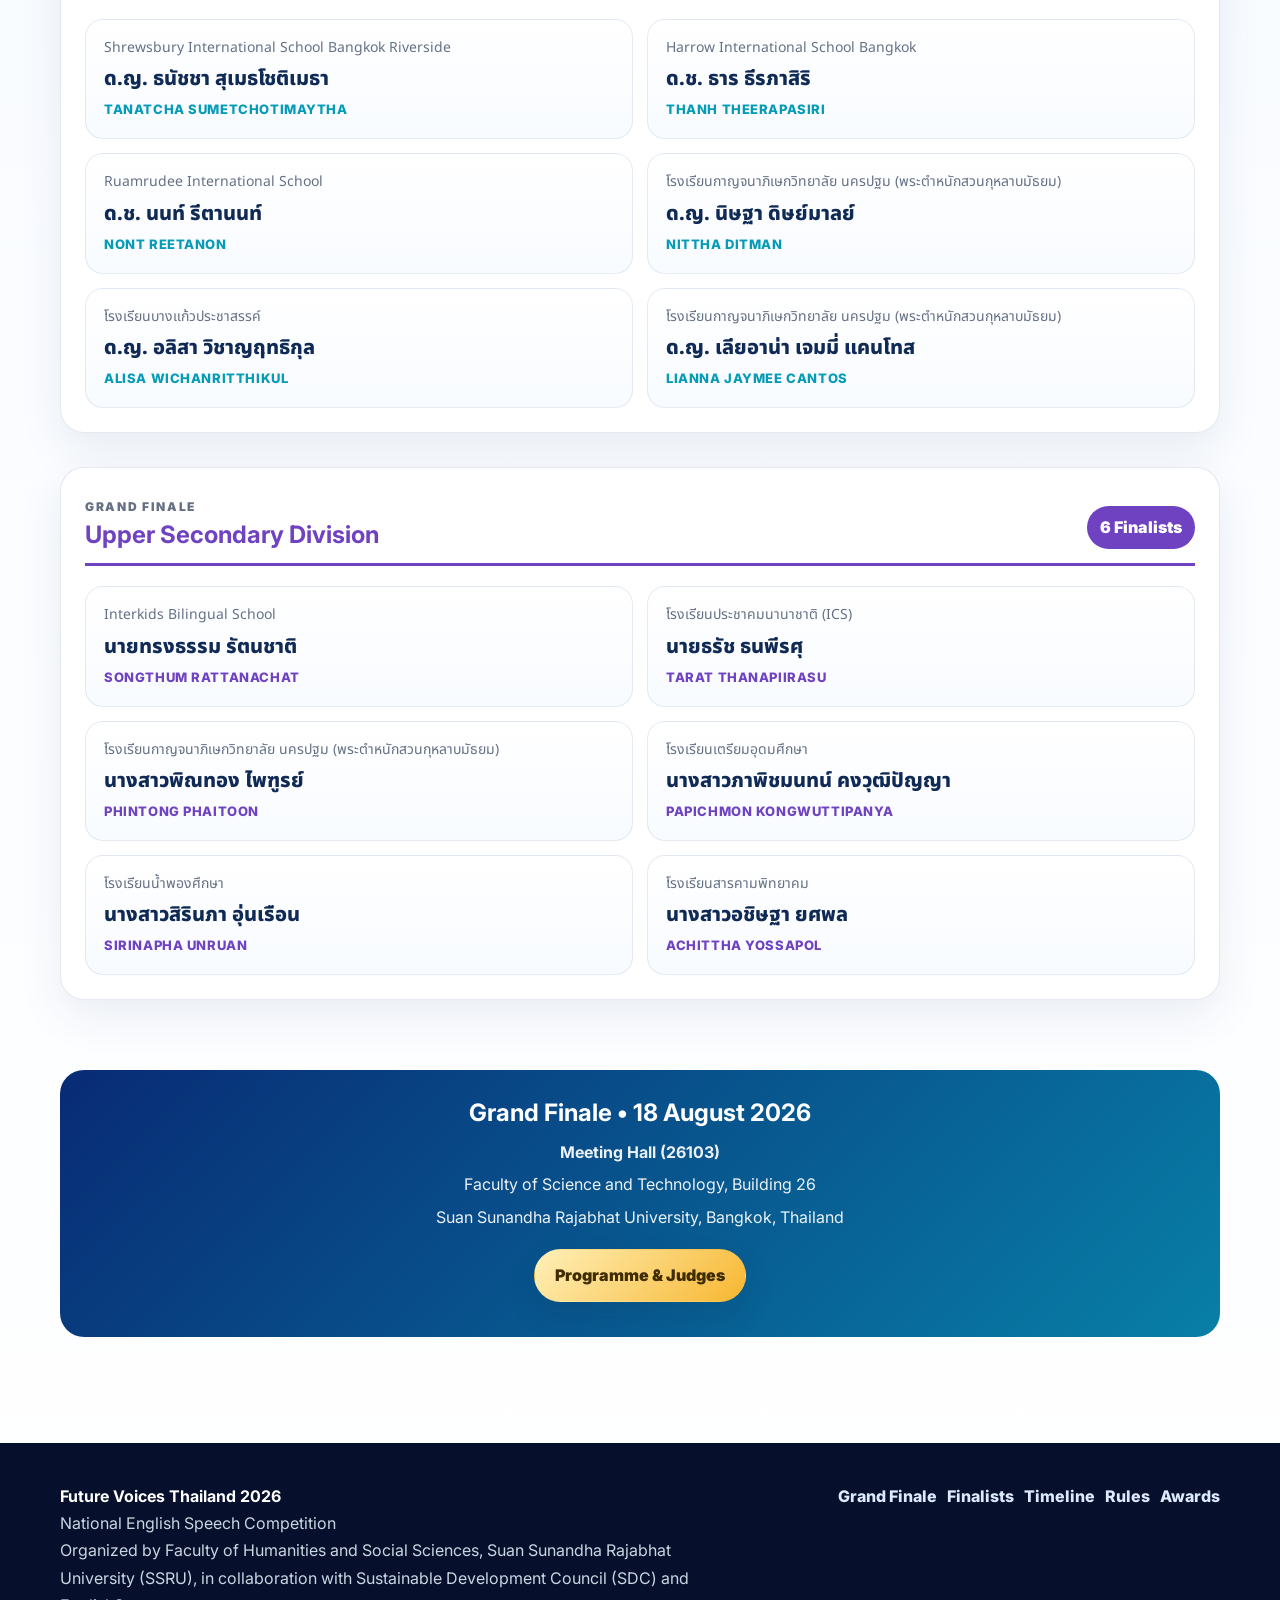
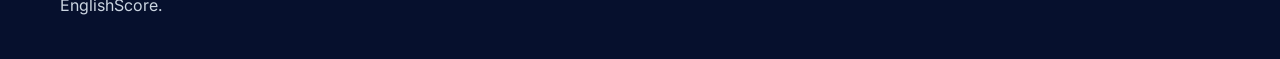
<file: finalists.html>
<!doctype html>
<html lang="en">
<head>
  <meta charset="utf-8">
  <meta name="viewport" content="width=device-width,initial-scale=1">
  <title>The Final 22 | Future Voices Thailand 2026</title>
  <meta name="description" content="Official Grand Finale finalists of Future Voices Thailand 2026.">
  <meta property="og:title" content="The Final 22 | Future Voices Thailand 2026">
  <meta property="og:description" content="22 voices advance to the national stage. Grand Finale: 18 August 2026.">
  <meta property="og:image" content="assets/img/cover.png">
  <link rel="preconnect" href="https://fonts.googleapis.com">
  <link rel="preconnect" href="https://fonts.gstatic.com" crossorigin>
  <link href="https://fonts.googleapis.com/css2?family=Inter:wght@400;600;700;800;900&family=Noto+Sans+Thai:wght@400;600;700;800;900&display=swap" rel="stylesheet">
  <link rel="stylesheet" href="assets/css/styles.css">
  <style>
    .finalists-hero{text-align:center;padding:72px 0 44px;background:radial-gradient(circle at 50% 0%,rgba(17,170,190,.14),transparent 55%)}
    .finalists-hero h1{font-size:clamp(48px,8vw,92px);margin:8px 0;line-height:.95}
    .finalists-hero .lead{max-width:800px;margin:18px auto}
    .finalists-wrap{display:grid;gap:34px}
    .division-block{background:#fff;border:1px solid rgba(10,43,99,.10);border-radius:24px;padding:24px;box-shadow:0 16px 45px rgba(15,55,105,.08)}
    .division-head{display:flex;align-items:end;justify-content:space-between;gap:18px;border-bottom:3px solid var(--division);padding-bottom:14px;margin-bottom:20px}
    .division-head h2{margin:3px 0 0;color:var(--division)}
    .division-kicker{font-size:12px;font-weight:900;letter-spacing:.14em;color:#667085}
    .division-count{font-weight:900;background:var(--division);color:#fff;padding:8px 13px;border-radius:999px;white-space:nowrap}
    .finalist-grid{display:grid;grid-template-columns:repeat(2,minmax(0,1fr));gap:14px}
    .finalist-card{padding:18px;border-radius:18px;background:linear-gradient(180deg,#fff,#f8fbff);border:1px solid rgba(10,43,99,.09)}
    .school{font-family:"Noto Sans Thai",Inter,sans-serif;font-size:14px;color:#667085;line-height:1.45;margin-bottom:8px}
    .name-th{font-family:"Noto Sans Thai",Inter,sans-serif;font-size:20px;font-weight:800;color:#102a56;line-height:1.35}
    .name-en{font-size:13px;font-weight:800;letter-spacing:.045em;color:var(--division);margin-top:5px}
    .event-card{margin-top:36px;text-align:center;padding:30px;border-radius:24px;background:linear-gradient(135deg,#082b75,#087fa7);color:white}
    .event-card h2{color:white;margin:0 0 12px}
    .event-card p{margin:5px 0;color:rgba(255,255,255,.92)}
    @media(max-width:720px){.finalist-grid{grid-template-columns:1fr}.division-head{align-items:flex-start;flex-direction:column}}
  </style>
</head>
<body>
<a class="skip" href="#main">Skip to content</a>
<header class="site-header">
  <div class="container navbar">
    <a href="index.html" class="brand" aria-label="Future Voices Thailand home">
      <img src="assets/img/logo.png" alt="Future Voices Thailand logo">
      <span><strong>Future Voices</strong><span>Thailand</span></span>
    </a>
    <nav class="nav-links" data-nav-links aria-label="Main navigation">
      <a href="index.html">Home</a>
      <a href="finalists.html">Finalists</a>
      <a href="grand-finale.html">Grand Finale</a>
      <a href="timeline.html">Timeline</a>
      <a href="divisions.html">Divisions</a>
      <a href="rules.html">Rules</a>
      <a href="awards.html">Awards</a>
      <a href="videos.html">Videos</a>
    </nav>
    <div class="nav-actions">
      <a class="btn btn-primary" href="finalists.html">View Finalists</a>
      <button class="menu-toggle" data-menu-toggle aria-expanded="false">Menu</button>
    </div>
  </div>
</header>
<main id="main">
  <section class="finalists-hero">
    <div class="container">
      <div class="kicker">Future Voices Thailand 2026</div>
      <h1><span class="gradient-text">THE FINAL 22</span></h1>
      <p class="lead"><strong>22 voices advance to the national stage.</strong><br>Congratulations to our Grand Finale finalists.</p>
    </div>
  </section>
  <section class="section">
    <div class="container finalists-wrap">
      <section class="division-block" style="--division:#0b5bd3">
      <div class="division-head">
        <div><span class="division-kicker">GRAND FINALE</span><h2>Primary Division A</h2></div>
        <span class="division-count">6 Finalists</span>
      </div>
      <div class="finalist-grid"><article class="finalist-card">
          <div class="school">โรงเรียนนานาชาติตากสินแกลง</div>
          <div class="name-th">ด.ช. กรวิชญ์ พุทธชาติ</div>
          <div class="name-en">KORAWIT PUTTACHAT</div>
        </article><article class="finalist-card">
          <div class="school">โรงเรียนนานาชาติตากสินแกลง</div>
          <div class="name-th">ด.ญ. จินณห์นิภา เก่งเรือ</div>
          <div class="name-en">JINNANIPA KENGRUE</div>
        </article><article class="finalist-card">
          <div class="school">Harrow International School Bangkok</div>
          <div class="name-th">ด.ญ. ธรรมศรณ์ ธานินทราวัฒน์</div>
          <div class="name-en">THAMMASORN TANINTRAWAT</div>
        </article><article class="finalist-card">
          <div class="school">โรงเรียนราชวินิต</div>
          <div class="name-th">ด.ช. ภูณดน เกษมวงศ์</div>
          <div class="name-en">PHUNADON KASEMWONG</div>
        </article><article class="finalist-card">
          <div class="school">โรงเรียนนานาชาติตากสินแกลง</div>
          <div class="name-th">ด.ญ. อัยย์รฎา ตันติชัยวนิช</div>
          <div class="name-en">AYRADA TANTICHAIWANIT</div>
        </article><article class="finalist-card">
          <div class="school">SPGS International School Bangkok</div>
          <div class="name-th">ด.ช. ไอแซค ตันติศาศวัต</div>
          <div class="name-en">ISAAC TANTISATSAWAT</div>
        </article></div>
    </section><section class="division-block" style="--division:#42a62a">
      <div class="division-head">
        <div><span class="division-kicker">GRAND FINALE</span><h2>Primary Division B</h2></div>
        <span class="division-count">4 Finalists</span>
      </div>
      <div class="finalist-grid"><article class="finalist-card">
          <div class="school">Harrow International School</div>
          <div class="name-th">ด.ญ. กันตน์นภัส ธานินทราวัฒน์</div>
          <div class="name-en">KANNAPAS TANINTRAWAT</div>
        </article><article class="finalist-card">
          <div class="school">Ruamrudee International School</div>
          <div class="name-th">ด.ช. ฆณรุจ วัฒนนภาเกษม</div>
          <div class="name-en">KANARUJ WATTANAPAKASEM</div>
        </article><article class="finalist-card">
          <div class="school">โรงเรียนนานาชาติตากสินแกลง</div>
          <div class="name-th">ด.ญ. ธีร์จุฑา เหมือนจันทร์เชย</div>
          <div class="name-en">THEEJUTHA MUEANCHANCHOEI</div>
        </article><article class="finalist-card">
          <div class="school">โรงเรียนเซนต์ฟรังซีสซาเวียร์คอนแวนต์</div>
          <div class="name-th">ด.ญ. นลิน ป้อมลอย</div>
          <div class="name-en">NALIN POMLOY</div>
        </article></div>
    </section><section class="division-block" style="--division:#059bb7">
      <div class="division-head">
        <div><span class="division-kicker">GRAND FINALE</span><h2>Lower Secondary Division</h2></div>
        <span class="division-count">6 Finalists</span>
      </div>
      <div class="finalist-grid"><article class="finalist-card">
          <div class="school">Shrewsbury International School Bangkok Riverside</div>
          <div class="name-th">ด.ญ. ธนัชชา สุเมธโชติเมธา</div>
          <div class="name-en">TANATCHA SUMETCHOTIMAYTHA</div>
        </article><article class="finalist-card">
          <div class="school">Harrow International School Bangkok</div>
          <div class="name-th">ด.ช. ธาร ธีรภาสิริ</div>
          <div class="name-en">THANH THEERAPASIRI</div>
        </article><article class="finalist-card">
          <div class="school">Ruamrudee International School</div>
          <div class="name-th">ด.ช. นนท์ รีตานนท์</div>
          <div class="name-en">NONT REETANON</div>
        </article><article class="finalist-card">
          <div class="school">โรงเรียนกาญจนาภิเษกวิทยาลัย นครปฐม (พระตำหนักสวนกุหลาบมัธยม)</div>
          <div class="name-th">ด.ญ. นิษฐา ดิษย์มาลย์</div>
          <div class="name-en">NITTHA DITMAN</div>
        </article><article class="finalist-card">
          <div class="school">โรงเรียนบางแก้วประชาสรรค์</div>
          <div class="name-th">ด.ญ. อลิสา วิชาญฤทธิกุล</div>
          <div class="name-en">ALISA WICHANRITTHIKUL</div>
        </article><article class="finalist-card">
          <div class="school">โรงเรียนกาญจนาภิเษกวิทยาลัย นครปฐม (พระตำหนักสวนกุหลาบมัธยม)</div>
          <div class="name-th">ด.ญ. เลียอาน่า เจมมี่ แคนโทส</div>
          <div class="name-en">LIANNA JAYMEE CANTOS</div>
        </article></div>
    </section><section class="division-block" style="--division:#6f42c1">
      <div class="division-head">
        <div><span class="division-kicker">GRAND FINALE</span><h2>Upper Secondary Division</h2></div>
        <span class="division-count">6 Finalists</span>
      </div>
      <div class="finalist-grid"><article class="finalist-card">
          <div class="school">Interkids Bilingual School</div>
          <div class="name-th">นายทรงธรรม รัตนชาติ</div>
          <div class="name-en">SONGTHUM RATTANACHAT</div>
        </article><article class="finalist-card">
          <div class="school">โรงเรียนประชาคมนานาชาติ (ICS)</div>
          <div class="name-th">นายธรัช ธนพีรศุ</div>
          <div class="name-en">TARAT THANAPIIRASU</div>
        </article><article class="finalist-card">
          <div class="school">โรงเรียนกาญจนาภิเษกวิทยาลัย นครปฐม (พระตำหนักสวนกุหลาบมัธยม)</div>
          <div class="name-th">นางสาวพิณทอง ไพฑูรย์</div>
          <div class="name-en">PHINTONG PHAITOON</div>
        </article><article class="finalist-card">
          <div class="school">โรงเรียนเตรียมอุดมศึกษา</div>
          <div class="name-th">นางสาวภาพิชมนทน์ คงวุฒิปัญญา</div>
          <div class="name-en">PAPICHMON KONGWUTTIPANYA</div>
        </article><article class="finalist-card">
          <div class="school">โรงเรียนน้ำพองศึกษา</div>
          <div class="name-th">นางสาวสิรินภา อุ่นเรือน</div>
          <div class="name-en">SIRINAPHA UNRUAN</div>
        </article><article class="finalist-card">
          <div class="school">โรงเรียนสารคามพิทยาคม</div>
          <div class="name-th">นางสาวอชิษฐา ยศพล</div>
          <div class="name-en">ACHITTHA YOSSAPOL</div>
        </article></div>
    </section>
      <div class="event-card">
        <h2>Grand Finale • 18 August 2026</h2>
        <p><strong>Meeting Hall (26103)</strong></p>
        <p>Faculty of Science and Technology, Building 26</p>
        <p>Suan Sunandha Rajabhat University, Bangkok, Thailand</p>
        <p style="margin-top:18px"><a class="btn btn-gold" href="grand-finale.html">Programme & Judges</a></p>
      </div>
    </div>
  </section>
</main>
<footer class="site-footer">
  <div class="container footer-grid">
    <div>
      <strong>Future Voices Thailand 2026</strong><br>
      National English Speech Competition<br>
      Organized by Faculty of Humanities and Social Sciences, Suan Sunandha Rajabhat University (SSRU), in collaboration with Sustainable Development Council (SDC) and EnglishScore.
    </div>
    <div class="footer-links">
      <a href="grand-finale.html">Grand Finale</a>
      <a href="finalists.html">Finalists</a>
      <a href="timeline.html">Timeline</a>
      <a href="rules.html">Rules</a>
      <a href="awards.html">Awards</a>
    </div>
  </div>
</footer>
<script src="assets/js/main.js"></script>
</body>
</html>
</file>
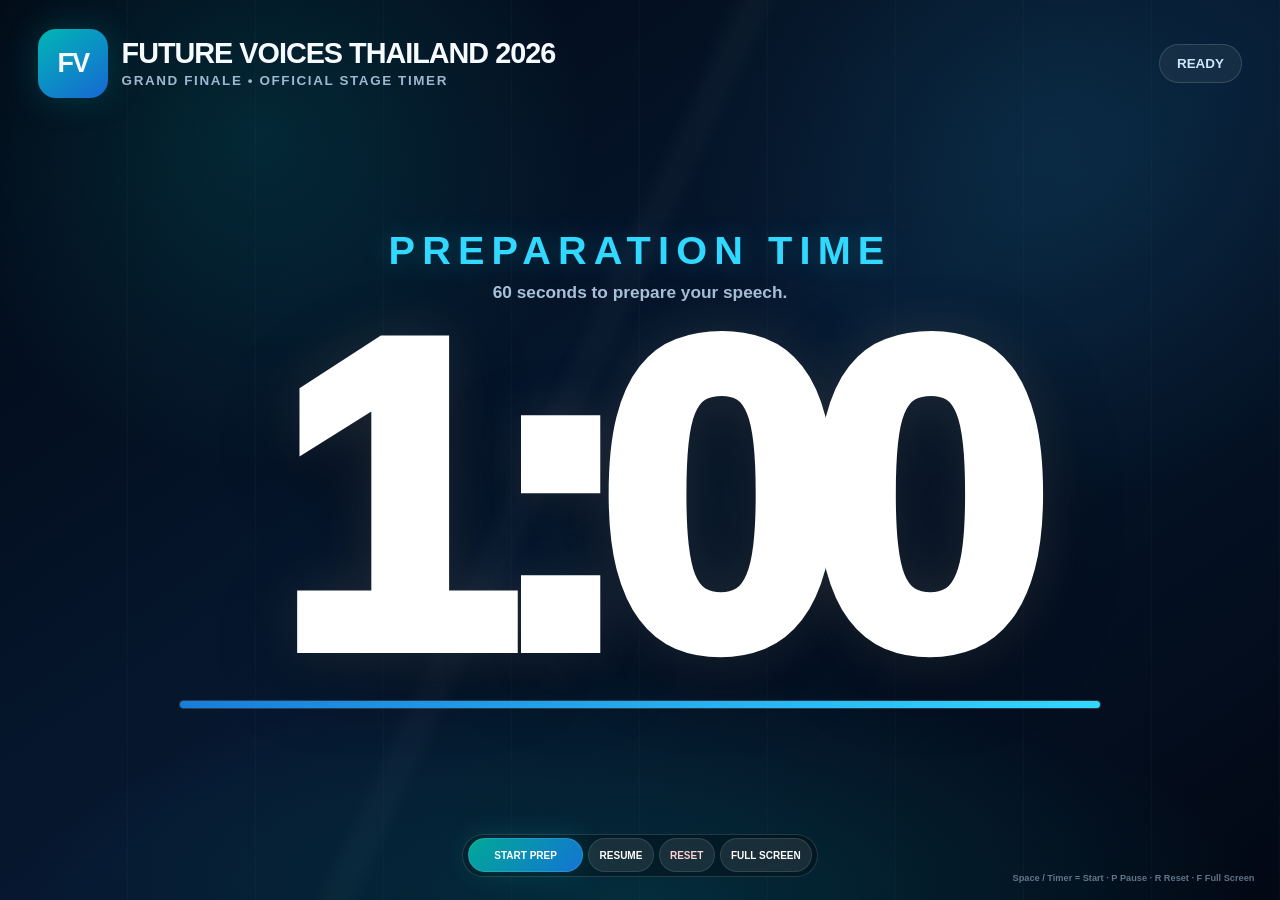
<file: FVT2026_Grand_Finale_Timer_v1.2.html>
<!doctype html>
<html lang="en">
<head>
  <meta charset="utf-8">
  <meta name="viewport" content="width=device-width,initial-scale=1">
  <title>Future Voices Thailand 2026 — Grand Finale Timer v1.2</title>
  <style>
    :root{
      --navy:#04152f;
      --navy2:#072a55;
      --teal:#00b7b5;
      --cyan:#31d8ff;
      --green:#24c67a;
      --gold:#f6bd3a;
      --orange:#ff8a22;
      --red:#ff3b4d;
      --white:#f7fbff;
      --muted:#9fb8d0;
      --panel:rgba(5,20,45,.72);
      --border:rgba(255,255,255,.14);
    }

    *{box-sizing:border-box}
    html,body{
      width:100%;
      height:100%;
      margin:0;
      overflow:hidden;
      background:#020814;
      font-family:Inter,"Segoe UI",Arial,sans-serif;
      color:var(--white);
      user-select:none;
      cursor:default;
    }

    body{
      background:
        radial-gradient(circle at 20% 15%, rgba(0,183,181,.16), transparent 26%),
        radial-gradient(circle at 82% 16%, rgba(49,216,255,.10), transparent 28%),
        linear-gradient(145deg,#020814 0%,#061830 52%,#020814 100%);
    }

    .stage{
      position:relative;
      width:100vw;
      height:100vh;
      display:grid;
      grid-template-rows:auto 1fr auto;
      padding:3.2vh 3vw 2.2vh;
      isolation:isolate;
    }

    .stage::before{
      content:"";
      position:absolute;
      inset:0;
      z-index:-2;
      background:
        linear-gradient(115deg, transparent 0 43%, rgba(255,255,255,.025) 44% 45%, transparent 46%),
        repeating-linear-gradient(90deg,transparent 0 9.8vw,rgba(255,255,255,.018) 10vw);
    }

    .glow{
      position:absolute;
      inset:auto 0 0;
      height:26vh;
      z-index:-1;
      background:radial-gradient(ellipse at center bottom,rgba(0,183,181,.17),transparent 68%);
      pointer-events:none;
    }

    header{
      display:flex;
      align-items:center;
      justify-content:space-between;
      gap:2vw;
    }

    .brand{
      display:flex;
      align-items:center;
      gap:1.1vw;
      min-width:0;
    }

    .brand-mark{
      width:clamp(54px,5.4vw,100px);
      aspect-ratio:1;
      border-radius:26%;
      display:grid;
      place-items:center;
      background:linear-gradient(145deg,var(--teal),#1767d4);
      box-shadow:0 0 34px rgba(0,183,181,.22);
      font-size:clamp(20px,2.1vw,40px);
      font-weight:900;
      letter-spacing:-.06em;
    }

    .brand h1{
      margin:0;
      font-size:clamp(20px,2.25vw,43px);
      letter-spacing:-.035em;
      line-height:1;
      font-weight:900;
    }

    .brand p{
      margin:.5vh 0 0;
      color:var(--muted);
      font-size:clamp(11px,1.05vw,20px);
      font-weight:700;
      letter-spacing:.12em;
      text-transform:uppercase;
    }

    .status-pill{
      border:1px solid var(--border);
      background:rgba(255,255,255,.06);
      backdrop-filter:blur(10px);
      padding:1.2vh 1.3vw;
      border-radius:999px;
      color:#cfe7fa;
      font-size:clamp(12px,1.05vw,19px);
      font-weight:800;
      white-space:nowrap;
    }

    main{
      display:grid;
      place-items:center;
      min-height:0;
    }

    .timer-shell{
      width:min(92vw,1500px);
      text-align:center;
      padding:1vh 2vw 0;
    }

    .phase{
      margin:0 0 1vh;
      font-size:clamp(22px,3.1vw,58px);
      font-weight:900;
      letter-spacing:.18em;
      text-transform:uppercase;
      color:var(--cyan);
      text-shadow:0 0 28px rgba(49,216,255,.23);
      transition:.25s ease;
    }

    .instruction{
      margin:0 auto 1.2vh;
      color:#a8c0d8;
      font-size:clamp(13px,1.35vw,25px);
      font-weight:650;
      min-height:1.8em;
    }

    .time{
      margin:0;
      font-variant-numeric:tabular-nums;
      font-size:clamp(210px,34vw,560px);
      line-height:.82;
      letter-spacing:-.075em;
      font-weight:950;
      color:white;
      text-shadow:
        0 0 55px rgba(255,255,255,.11),
        0 22px 75px rgba(0,0,0,.45);
      transition:color .2s ease,text-shadow .2s ease,transform .15s ease;
    }

    .time.bump{transform:scale(1.018)}

    .progress{
      width:min(72vw,1180px);
      height:clamp(8px,1vh,16px);
      margin:2.1vh auto 0;
      overflow:hidden;
      border-radius:999px;
      background:rgba(255,255,255,.09);
      border:1px solid rgba(255,255,255,.08);
    }

    .progress > div{
      height:100%;
      width:100%;
      transform-origin:left center;
      background:linear-gradient(90deg,var(--teal),var(--cyan));
      box-shadow:0 0 22px rgba(49,216,255,.32);
      transition:background .2s;
    }

    .phase-prep .phase{color:var(--cyan)}
    .phase-prep .progress > div{background:linear-gradient(90deg,#177ddc,var(--cyan))}

    .phase-speech .phase{color:#52efad}
    .phase-speech .progress > div{background:linear-gradient(90deg,var(--teal),var(--green))}

    .phase-warning .phase{color:var(--gold)}
    .phase-warning .time{
      color:#ffd85c;
      text-shadow:0 0 52px rgba(246,189,58,.32),0 22px 75px rgba(0,0,0,.48);
    }
    .phase-warning .progress > div{background:linear-gradient(90deg,var(--orange),var(--gold))}

    .phase-finished .phase{color:#ff6e7a}
    .phase-finished .time{
      color:#ff5364;
      text-shadow:0 0 56px rgba(255,59,77,.4),0 22px 75px rgba(0,0,0,.5);
    }
    .phase-finished .progress > div{background:var(--red)}

    footer{
      display:flex;
      align-items:center;
      justify-content:center;
      gap:.8vw;
      min-height:5.5vh;
    }

    .controls{
      display:flex;
      align-items:center;
      gap:.4vw;
      padding:.35vh .4vw;
      border:1px solid var(--border);
      border-radius:999px;
      background:rgba(0,0,0,.28);
      backdrop-filter:blur(12px);
      transition:opacity .35s ease,transform .35s ease;
    }

    .controls.dim{
      opacity:.28;
      transform:translateY(1.2vh);
    }
    .controls.dim:hover{opacity:1;transform:none}

    button{
      border:0;
      color:white;
      font:inherit;
      font-weight:900;
      font-size:clamp(10px,.72vw,14px);
      min-height:34px;
      padding:.45vh .8vw;
      border-radius:999px;
      cursor:pointer;
      background:rgba(255,255,255,.09);
      border:1px solid rgba(255,255,255,.11);
    }

    button:hover{background:rgba(255,255,255,.16)}
    button:active{transform:scale(.97)}

    #startBtn{
      min-width:clamp(110px,9vw,170px);
      background:linear-gradient(135deg,#00a996,#1474d4);
      box-shadow:0 0 28px rgba(0,183,181,.2);
    }

    #resetBtn{color:#ffd0d4}
    .hint{
      position:absolute;
      right:2vw;
      bottom:1.6vh;
      color:rgba(194,217,237,.5);
      font-size:clamp(9px,.72vw,13px);
      font-weight:700;
      text-align:right;
      line-height:1.5;
    }

    .flash{
      position:fixed;
      inset:0;
      pointer-events:none;
      background:rgba(255,190,30,0);
      z-index:10;
    }

    .flash.go{animation:flash .45s ease}
    .flash.end{animation:flashEnd .7s ease}
    @keyframes flash{
      0%{background:rgba(255,190,30,0)}
      30%{background:rgba(255,190,30,.15)}
      100%{background:rgba(255,190,30,0)}
    }
    @keyframes flashEnd{
      0%{background:rgba(255,59,77,0)}
      30%{background:rgba(255,59,77,.20)}
      100%{background:rgba(255,59,77,0)}
    }

    @media(max-aspect-ratio:4/3){
      .time{font-size:clamp(190px,36vw,430px)}
      .timer-shell{width:96vw}
    }
  </style>
</head>
<body>
  <div class="flash" id="flash"></div>

  <div class="stage phase-prep" id="stage">
    <div class="glow"></div>

    <header>
      <div class="brand">
        <div class="brand-mark">FV</div>
        <div>
          <h1>FUTURE VOICES THAILAND 2026</h1>
          <p>Grand Finale • Official Stage Timer</p>
        </div>
      </div>
      <div class="status-pill" id="statusPill">READY</div>
    </header>

    <main>
      <section class="timer-shell">
        <div class="phase" id="phase">Preparation Time</div>
        <div class="instruction" id="instruction">60 seconds to prepare your speech.</div>
        <div class="time" id="time">1:00</div>
        <div class="progress"><div id="progressBar"></div></div>
      </section>
    </main>

    <footer>
      <div class="controls" id="controls">
        <button id="startBtn">START PREP</button>
        <button id="pauseBtn">PAUSE</button>
        <button id="resetBtn">RESET</button>
        <button id="fullBtn">FULL SCREEN</button>
      </div>
    </footer>

    <div class="hint">
      Space / Timer = Start · P Pause · R Reset · F Full Screen
    </div>
  </div>

<script>
(() => {
  const PREP_SECONDS = 60;
  const SPEECH_SECONDS = 180;
  const WARNING_SECONDS = 60;

  const stage = document.getElementById('stage');
  const phaseEl = document.getElementById('phase');
  const instructionEl = document.getElementById('instruction');
  const timeEl = document.getElementById('time');
  const progressBar = document.getElementById('progressBar');
  const statusPill = document.getElementById('statusPill');
  const controls = document.getElementById('controls');
  const flash = document.getElementById('flash');

  const startBtn = document.getElementById('startBtn');
  const pauseBtn = document.getElementById('pauseBtn');
  const resetBtn = document.getElementById('resetBtn');
  const fullBtn = document.getElementById('fullBtn');

  let phase = 'prep';
  let remaining = PREP_SECONDS;
  let phaseDuration = PREP_SECONDS;
  let running = false;
  let finished = false;
  let awaitingSpeech = false;
  let warningPlayed = false;
  let endAt = 0;
  let raf = null;
  let audioCtx = null;

  function ensureAudio(){
    if(!audioCtx){
      audioCtx = new (window.AudioContext || window.webkitAudioContext)();
    }
    if(audioCtx.state === 'suspended') audioCtx.resume();
  }

  function tone(freq=880, duration=.16, volume=.18, type='sine', delay=0){
    ensureAudio();
    const now = audioCtx.currentTime + delay;
    const osc = audioCtx.createOscillator();
    const gain = audioCtx.createGain();
    osc.type = type;
    osc.frequency.setValueAtTime(freq, now);
    gain.gain.setValueAtTime(0.0001, now);
    gain.gain.exponentialRampToValueAtTime(volume, now+.015);
    gain.gain.exponentialRampToValueAtTime(0.0001, now+duration);
    osc.connect(gain).connect(audioCtx.destination);
    osc.start(now);
    osc.stop(now+duration+.03);
  }

  function prepEndSound(){
    tone(740,.14,.14,'sine',0);
    tone(980,.18,.17,'sine',.18);
  }

  function warningSound(){
    tone(880,.14,.15,'square',0);
    tone(880,.14,.15,'square',.22);
  }

  function finishSound(){
    tone(620,.20,.18,'square',0);
    tone(520,.22,.2,'square',.25);
    tone(420,.45,.22,'square',.52);
  }

  function format(sec){
    sec = Math.max(0, Math.ceil(sec));
    const m = Math.floor(sec/60);
    const s = sec % 60;
    return `${m}:${String(s).padStart(2,'0')}`;
  }

  function setPhase(next){
    phase = next;
    warningPlayed = false;
    stage.className = 'stage';

    if(next === 'prep'){
      remaining = PREP_SECONDS;
      phaseDuration = PREP_SECONDS;
      stage.classList.add('phase-prep');
      phaseEl.textContent = 'Preparation Time';
      instructionEl.textContent = '60 seconds to prepare your speech.';
    }else if(next === 'speech'){
      remaining = SPEECH_SECONDS;
      phaseDuration = SPEECH_SECONDS;
      stage.classList.add('phase-speech');
      phaseEl.textContent = 'Speech Time';
      instructionEl.textContent = 'Your 3-minute speech starts now.';
    }else{
      remaining = 0;
      stage.classList.add('phase-finished');
      phaseEl.textContent = 'Time Up';
      instructionEl.textContent = 'Thank you.';
    }
    render();
  }

  function render(){
    timeEl.textContent = format(remaining);
    const pct = phaseDuration ? Math.max(0, Math.min(1, remaining/phaseDuration)) : 0;
    progressBar.style.transform = `scaleX(${pct})`;

    stage.classList.remove('phase-warning');
    if(phase === 'speech' && remaining <= WARNING_SECONDS && remaining > 0){
      stage.classList.add('phase-warning');
    }

    if(finished){
      statusPill.textContent = 'FINISHED';
      startBtn.textContent = 'START NEXT';
    }else if(awaitingSpeech){
      statusPill.textContent = 'READY TO SPEAK';
      startBtn.textContent = 'START SPEECH';
    }else if(running){
      statusPill.textContent = phase === 'prep' ? 'PREPARING' : 'SPEAKING';
      startBtn.textContent = 'RUNNING';
    }else{
      statusPill.textContent = remaining === PREP_SECONDS && phase === 'prep' ? 'READY' : 'PAUSED';
      startBtn.textContent = phase === 'prep' && remaining === PREP_SECONDS ? 'START PREP' : 'RESUME';
    }

    pauseBtn.textContent = running ? 'PAUSE' : 'RESUME';
  }

  function pulse(){
    timeEl.classList.remove('bump');
    void timeEl.offsetWidth;
    timeEl.classList.add('bump');
    setTimeout(()=>timeEl.classList.remove('bump'),140);
  }

  function flashScreen(kind='go'){
    flash.className = `flash ${kind}`;
    setTimeout(()=>flash.className='flash',750);
  }

  function start(){
    ensureAudio();

    if(finished){
      reset();
    }

    if(running) return;

    if(awaitingSpeech){
      awaitingSpeech = false;
      setPhase('speech');
      remaining = SPEECH_SECONDS;
      phaseDuration = SPEECH_SECONDS;
      flashScreen('go');
      pulse();
    }

    running = true;
    endAt = performance.now() + remaining*1000;
    controls.classList.add('dim');
    tick();
    render();
  }

  function pause(){
    if(finished || awaitingSpeech) return;
    if(running){
      remaining = Math.max(0,(endAt-performance.now())/1000);
      running = false;
      if(raf) cancelAnimationFrame(raf);
      controls.classList.remove('dim');
      render();
    }else{
      start();
    }
  }

  function reset(){
    if(raf) cancelAnimationFrame(raf);
    running = false;
    finished = false;
    awaitingSpeech = false;
    warningPlayed = false;
    controls.classList.remove('dim');
    setPhase('prep');
  }

  function tick(){
    if(!running) return;

    remaining = Math.max(0,(endAt-performance.now())/1000);

    if(phase === 'speech' && remaining <= WARNING_SECONDS && !warningPlayed){
      warningPlayed = true;
      warningSound();
      flashScreen('go');
      pulse();
    }

    if(remaining <= 0){
      if(phase === 'prep'){
        running = false;
        awaitingSpeech = true;
        prepEndSound();
        flashScreen('go');

        phase = 'speech';
        remaining = SPEECH_SECONDS;
        phaseDuration = SPEECH_SECONDS;

        stage.className = 'stage phase-speech';
        phaseEl.textContent = 'Ready to Speak';
        instructionEl.textContent = 'Staff: press START SPEECH when the contestant is ready.';
        controls.classList.remove('dim');
        pulse();
        render();
        return;
      }else{
        running = false;
        finished = true;
        remaining = 0;
        finishSound();
        flashScreen('end');
        setPhase('finished');
        controls.classList.remove('dim');
        render();
        return;
      }
    }

    render();
    raf = requestAnimationFrame(tick);
  }

  async function toggleFullscreen(){
    try{
      if(!document.fullscreenElement){
        await document.documentElement.requestFullscreen();
      }else{
        await document.exitFullscreen();
      }
    }catch(e){}
  }

  startBtn.addEventListener('click', e => { e.stopPropagation(); start(); });
  pauseBtn.addEventListener('click', e => { e.stopPropagation(); pause(); });
  resetBtn.addEventListener('click', e => { e.stopPropagation(); reset(); });
  fullBtn.addEventListener('click', e => { e.stopPropagation(); toggleFullscreen(); });

  document.addEventListener('keydown', e => {
    if(e.code === 'Space'){
      e.preventDefault();
      if(running) return;
      start();
    }
    if(e.key.toLowerCase()==='p') pause();
    if(e.key.toLowerCase()==='r') reset();
    if(e.key.toLowerCase()==='f') toggleFullscreen();
  });

  // Convenient for a wireless mouse: click the large central timer to start/resume.
  timeEl.addEventListener('click', () => {
    if(!running) start();
  });

  document.addEventListener('fullscreenchange',()=>{
    fullBtn.textContent = document.fullscreenElement ? 'EXIT FULL SCREEN' : 'FULL SCREEN';
  });

  render();
})();
</script>
</body>
</html>
</file>
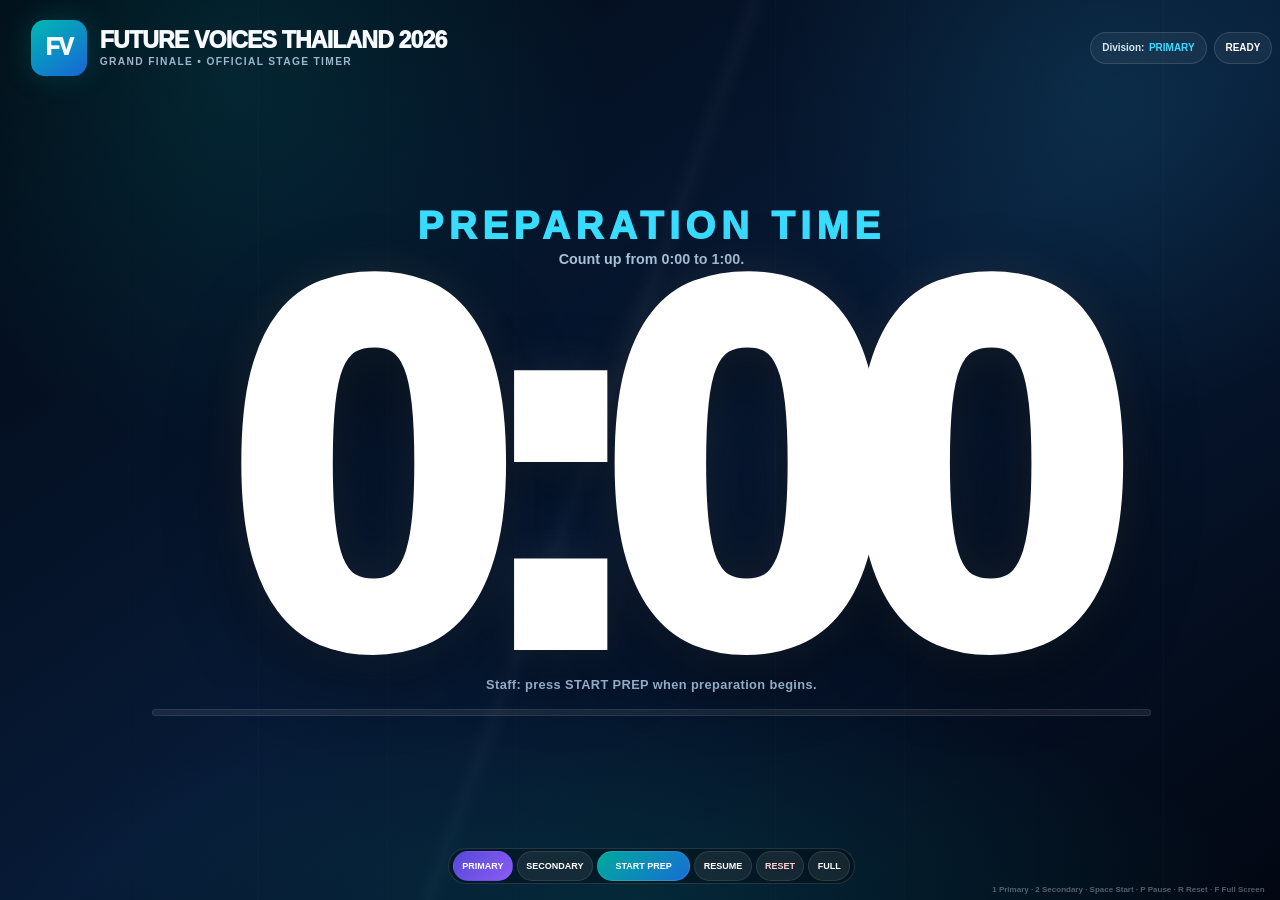
<file: FVT2026_Grand_Finale_Timer_v2.0.html>
<!doctype html>
<html lang="en">
<head>
<meta charset="utf-8">
<meta name="viewport" content="width=device-width,initial-scale=1">
<title>Future Voices Thailand 2026 — Grand Finale Timer v2.0</title>
<style>
:root{--bg1:#020812;--bg2:#071a36;--cyan:#38dcff;--teal:#00b9b2;--green:#36df93;--gold:#ffd257;--orange:#ff9f2d;--red:#ff4a5f;--white:#f7fbff;--muted:#9db6cf;--border:rgba(255,255,255,.13)}
*{box-sizing:border-box}
html,body{width:100%;height:100%;margin:0;overflow:hidden;background:#020712;color:var(--white);font-family:Inter,"Segoe UI",Arial,sans-serif;user-select:none}
body{background:radial-gradient(circle at 18% 8%,rgba(0,185,178,.15),transparent 28%),radial-gradient(circle at 86% 10%,rgba(56,220,255,.10),transparent 24%),linear-gradient(145deg,var(--bg1),var(--bg2) 52%,#020712)}
.stage{position:relative;width:100vw;height:100vh;display:grid;grid-template-rows:auto 1fr auto;padding:2.2vh 2.4vw 1.3vh;isolation:isolate}
.stage:before{content:"";position:absolute;inset:0;z-index:-2;pointer-events:none;background:repeating-linear-gradient(90deg,transparent 0 10vw,rgba(255,255,255,.015) 10.1vw),linear-gradient(110deg,transparent 0 46%,rgba(255,255,255,.022) 47%,transparent 48%)}
.stage:after{content:"";position:absolute;left:0;right:0;bottom:0;height:24vh;z-index:-1;pointer-events:none;background:radial-gradient(ellipse at center bottom,rgba(0,185,178,.14),transparent 68%)}
header{display:flex;justify-content:space-between;align-items:center;gap:2vw}
.brand{display:flex;align-items:center;gap:1vw;min-width:0}.brand-mark{width:clamp(44px,4.4vw,80px);aspect-ratio:1;border-radius:24%;display:grid;place-items:center;background:linear-gradient(145deg,var(--teal),#1766d7);font-weight:950;font-size:clamp(18px,1.8vw,32px);letter-spacing:-.06em;box-shadow:0 0 30px rgba(0,185,178,.2)}
.brand h1{margin:0;font-size:clamp(18px,1.8vw,34px);line-height:1;letter-spacing:-.035em;font-weight:950}.brand p{margin:.4vh 0 0;color:var(--muted);font-size:clamp(9px,.8vw,14px);font-weight:750;letter-spacing:.13em;text-transform:uppercase}
.top-right{display:flex;gap:.55vw;align-items:center;flex-wrap:wrap;justify-content:flex-end}
.mode-chip,.status-pill{min-height:32px;padding:.55vh .85vw;border:1px solid var(--border);border-radius:999px;background:rgba(255,255,255,.055);color:#d5e8f8;font-size:clamp(10px,.75vw,13px);font-weight:850;display:flex;align-items:center;gap:.35vw}.mode-chip strong{color:var(--cyan)}.status-pill{color:#fff}
main{display:grid;place-items:center;min-height:0}.timer-shell{width:min(97vw,1760px);text-align:center;padding-top:.4vh}
.phase{margin:0 0 .6vh;color:var(--cyan);font-size:clamp(24px,3vw,56px);line-height:1;font-weight:950;letter-spacing:.15em;text-transform:uppercase}
.instruction{min-height:1.5em;margin:0 0 .4vh;color:#a8c2d9;font-size:clamp(12px,1.12vw,21px);font-weight:680}
.time{margin:0;font-variant-numeric:tabular-nums;font-size:clamp(250px,40vw,670px);line-height:.77;letter-spacing:-.08em;font-weight:950;color:#fff;text-shadow:0 22px 75px rgba(0,0,0,.48),0 0 46px rgba(255,255,255,.09);cursor:pointer;transition:color .2s,text-shadow .2s,transform .15s}
.time.bump{transform:scale(1.018)}.subline{min-height:1.3em;margin:.8vh 0 0;color:#91abc4;font-size:clamp(11px,1vw,19px);font-weight:780;letter-spacing:.03em}
.progress{width:min(78vw,1320px);height:clamp(7px,.75vh,12px);margin:1.7vh auto 0;border-radius:999px;overflow:hidden;border:1px solid rgba(255,255,255,.08);background:rgba(255,255,255,.075)}.progress>div{width:0;height:100%;background:linear-gradient(90deg,#177adf,var(--cyan));box-shadow:0 0 18px rgba(56,220,255,.25)}
.state-prep .phase{color:var(--cyan)}.state-ready .phase{color:#9cdfff}.state-ready .time{color:#eafaff}.state-speech .phase{color:var(--green)}.state-speech .progress>div{background:linear-gradient(90deg,var(--teal),var(--green))}
.state-warning .phase{color:var(--gold)}.state-warning .time{color:var(--gold);text-shadow:0 0 52px rgba(255,210,87,.3),0 22px 75px rgba(0,0,0,.52)}.state-warning .progress>div{background:linear-gradient(90deg,var(--orange),var(--gold))}
.state-finished .phase{color:#ff7d89}.state-finished .time{color:var(--red);text-shadow:0 0 58px rgba(255,74,95,.37),0 22px 75px rgba(0,0,0,.55)}.state-finished .progress>div{background:var(--red)}
footer{display:flex;justify-content:center;align-items:center;min-height:5vh}.controls{display:flex;gap:.32vw;padding:.25vh .3vw;border:1px solid var(--border);border-radius:999px;background:rgba(0,0,0,.28);backdrop-filter:blur(10px);transition:opacity .25s ease,transform .25s ease}.controls.dim{opacity:.22;transform:translateY(.7vh)}.controls.dim:hover{opacity:1;transform:none}
button{min-height:30px;padding:.38vh .65vw;border:1px solid rgba(255,255,255,.1);border-radius:999px;background:rgba(255,255,255,.075);color:#fff;font:inherit;font-size:clamp(9px,.6vw,11px);font-weight:900;cursor:pointer}button:hover{background:rgba(255,255,255,.14)}button:active{transform:scale(.97)}
#mainBtn{min-width:clamp(92px,7.3vw,136px);background:linear-gradient(135deg,#00a99b,#176fd5)}.mode-btn.active{background:linear-gradient(135deg,#5648d8,#8b5cf6);border-color:transparent}#resetBtn{color:#ffd2d6}
.flash{position:fixed;inset:0;pointer-events:none;z-index:30;background:transparent}.flash.warn{animation:warnFlash .5s ease}.flash.end{animation:endFlash .7s ease}
@keyframes warnFlash{0%{background:rgba(255,193,50,0)}30%{background:rgba(255,193,50,.15)}100%{background:rgba(255,193,50,0)}}@keyframes endFlash{0%{background:rgba(255,74,95,0)}28%{background:rgba(255,74,95,.19)}100%{background:rgba(255,74,95,0)}}
.hint{position:absolute;right:1.2vw;bottom:.7vh;color:rgba(195,218,237,.4);font-size:clamp(8px,.52vw,10px);font-weight:700;text-align:right}
@media(max-aspect-ratio:4/3){.time{font-size:clamp(230px,43vw,510px)}.brand h1{white-space:normal}}
</style>
</head>
<body>
<div id="flash" class="flash"></div>
<div id="stage" class="stage state-prep">
<header>
<div class="brand"><div class="brand-mark">FV</div><div><h1>FUTURE VOICES THAILAND 2026</h1><p>Grand Finale • Official Stage Timer</p></div></div>
<div class="top-right"><div class="mode-chip">Division: <strong id="modeLabel">PRIMARY</strong></div><div class="status-pill" id="statusPill">READY</div></div>
</header>
<main>
<section class="timer-shell">
<div id="phase" class="phase">Preparation Time</div>
<div id="instruction" class="instruction">Count up from 0:00 to 1:00.</div>
<div id="time" class="time">0:00</div>
<div id="subline" class="subline">Staff: press START PREP when preparation begins.</div>
<div class="progress"><div id="progressBar"></div></div>
</section>
</main>
<footer>
<div id="controls" class="controls">
<button id="primaryBtn" class="mode-btn active">PRIMARY</button>
<button id="secondaryBtn" class="mode-btn">SECONDARY</button>
<button id="mainBtn">START PREP</button>
<button id="pauseBtn">PAUSE</button>
<button id="resetBtn">RESET</button>
<button id="fullBtn">FULL</button>
</div>
</footer>
<div class="hint">1 Primary · 2 Secondary · Space Start · P Pause · R Reset · F Full Screen</div>
</div>

<script>
(() => {
const PREP_LIMIT=60;
const MODES={primary:{label:'PRIMARY',speechLimit:180,warningAt:120},secondary:{label:'SECONDARY',speechLimit:240,warningAt:180}};
const stage=document.getElementById('stage'),phaseEl=document.getElementById('phase'),instructionEl=document.getElementById('instruction'),timeEl=document.getElementById('time'),sublineEl=document.getElementById('subline'),progressBar=document.getElementById('progressBar'),modeLabel=document.getElementById('modeLabel'),statusPill=document.getElementById('statusPill'),controls=document.getElementById('controls'),flash=document.getElementById('flash');
const primaryBtn=document.getElementById('primaryBtn'),secondaryBtn=document.getElementById('secondaryBtn'),mainBtn=document.getElementById('mainBtn'),pauseBtn=document.getElementById('pauseBtn'),resetBtn=document.getElementById('resetBtn'),fullBtn=document.getElementById('fullBtn');

let mode='primary',phase='prep',running=false,elapsed=0,startAt=0,baseElapsed=0,warningPlayed=false,audioCtx=null,raf=null;
const cfg=()=>MODES[mode];

function ensureAudio(){if(!audioCtx)audioCtx=new (window.AudioContext||window.webkitAudioContext)();if(audioCtx.state==='suspended')audioCtx.resume()}
function tone(freq=800,duration=.16,volume=.16,type='sine',delay=0){ensureAudio();const now=audioCtx.currentTime+delay,osc=audioCtx.createOscillator(),gain=audioCtx.createGain();osc.type=type;osc.frequency.setValueAtTime(freq,now);gain.gain.setValueAtTime(.0001,now);gain.gain.exponentialRampToValueAtTime(volume,now+.015);gain.gain.exponentialRampToValueAtTime(.0001,now+duration);osc.connect(gain).connect(audioCtx.destination);osc.start(now);osc.stop(now+duration+.04)}
function prepDoneSound(){tone(720,.14,.15,'sine',0);tone(980,.22,.18,'sine',.18)}
function warningSound(){tone(900,.14,.16,'square',0);tone(900,.14,.16,'square',.23)}
function finishSound(){tone(650,.20,.18,'square',0);tone(525,.23,.20,'square',.26);tone(410,.48,.23,'square',.55)}
function format(sec){sec=Math.max(0,Math.floor(sec));return `${Math.floor(sec/60)}:${String(sec%60).padStart(2,'0')}`}
function currentLimit(){return phase==='prep'?PREP_LIMIT:cfg().speechLimit}

function updateClasses(){
 stage.className='stage';
 if(phase==='prep')stage.classList.add('state-prep');
 else if(phase==='prepDone')stage.classList.add('state-ready');
 else if(phase==='finished')stage.classList.add('state-finished');
 else if(phase==='speech'&&elapsed>=cfg().warningAt)stage.classList.add('state-warning');
 else stage.classList.add('state-speech');
}

function render(){
 modeLabel.textContent=cfg().label;
 timeEl.textContent=format(elapsed);
 progressBar.style.width=`${Math.min(100,(elapsed/currentLimit())*100)}%`;
 updateClasses();

 if(phase==='prep'){
  phaseEl.textContent='Preparation Time';
  instructionEl.textContent='Count up from 0:00 to 1:00.';
  sublineEl.textContent='Staff: press START PREP when preparation begins.';
  statusPill.textContent=running?'PREPARING':(elapsed===0?'READY':'PAUSED');
  mainBtn.textContent=running?'RUNNING':(elapsed===0?'START PREP':'RESUME');
 } else if(phase==='prepDone'){
  phaseEl.textContent='Preparation Time Up';
  instructionEl.textContent='Preparation has finished.';
  sublineEl.textContent=`Staff: press START ${cfg().label} SPEECH when the contestant is ready.`;
  statusPill.textContent='READY TO SPEAK';
  mainBtn.textContent='START SPEECH';
 } else if(phase==='speech'){
  phaseEl.textContent=`${cfg().label} Speech Time`;
  instructionEl.textContent=elapsed<cfg().warningAt?(mode==='primary'?'Speech time: up to 3 minutes.':'Speech time: up to 4 minutes.'):'1 MINUTE REMAINING';
  sublineEl.textContent=mode==='primary'?'Warning at 2:00 • Time up at 3:00':'Warning at 3:00 • Time up at 4:00';
  statusPill.textContent=running?'SPEAKING':'PAUSED';
  mainBtn.textContent=running?'RUNNING':'RESUME';
 } else {
  phaseEl.textContent='Time Up';
  instructionEl.textContent='Official speaking time has ended.';
  sublineEl.textContent='Thank you.';
  statusPill.textContent='FINISHED';
  mainBtn.textContent='START NEXT';
 }
 pauseBtn.textContent=running?'PAUSE':'RESUME';
 primaryBtn.classList.toggle('active',mode==='primary');
 secondaryBtn.classList.toggle('active',mode==='secondary');
}

function pulse(){timeEl.classList.remove('bump');void timeEl.offsetWidth;timeEl.classList.add('bump');setTimeout(()=>timeEl.classList.remove('bump'),140)}
function flashScreen(kind){flash.className=`flash ${kind}`;setTimeout(()=>flash.className='flash',760)}

function setMode(next){
 if(running)return;
 mode=next;
 if(phase==='finished')reset(false);
 warningPlayed=false;
 render();
}

function start(){
 ensureAudio();
 if(phase==='finished')reset(false);
 if(running)return;
 if(phase==='prepDone'){phase='speech';elapsed=0;baseElapsed=0;warningPlayed=false;flashScreen('warn');pulse()}
 running=true;baseElapsed=elapsed;startAt=performance.now();controls.classList.add('dim');tick();render();
}

function pause(){
 if(!running)return;
 elapsed=baseElapsed+(performance.now()-startAt)/1000;
 running=false;if(raf)cancelAnimationFrame(raf);controls.classList.remove('dim');render();
}

function reset(resetMode=false){
 if(raf)cancelAnimationFrame(raf);
 running=false;phase='prep';elapsed=0;baseElapsed=0;warningPlayed=false;controls.classList.remove('dim');if(resetMode)mode='primary';render();
}

function finishPrep(){
 running=false;elapsed=PREP_LIMIT;phase='prepDone';baseElapsed=0;prepDoneSound();flashScreen('warn');controls.classList.remove('dim');pulse();render();
 setTimeout(()=>{elapsed=0;render()},900);
}

function finishSpeech(){
 running=false;elapsed=cfg().speechLimit;phase='finished';finishSound();flashScreen('end');controls.classList.remove('dim');pulse();render();
}

function tick(){
 if(!running)return;
 elapsed=baseElapsed+(performance.now()-startAt)/1000;
 if(phase==='prep'&&elapsed>=PREP_LIMIT){elapsed=PREP_LIMIT;finishPrep();return}
 if(phase==='speech'){
   if(elapsed>=cfg().warningAt&&!warningPlayed){warningPlayed=true;warningSound();flashScreen('warn');pulse()}
   if(elapsed>=cfg().speechLimit){elapsed=cfg().speechLimit;finishSpeech();return}
 }
 render();raf=requestAnimationFrame(tick);
}

async function toggleFullscreen(){try{if(!document.fullscreenElement)await document.documentElement.requestFullscreen();else await document.exitFullscreen()}catch(e){}}
primaryBtn.onclick=e=>{e.stopPropagation();setMode('primary')};
secondaryBtn.onclick=e=>{e.stopPropagation();setMode('secondary')};
mainBtn.onclick=e=>{e.stopPropagation();start()};
pauseBtn.onclick=e=>{e.stopPropagation();pause()};
resetBtn.onclick=e=>{e.stopPropagation();reset(false)};
fullBtn.onclick=e=>{e.stopPropagation();toggleFullscreen()};
timeEl.onclick=()=>{if(!running)start()};
document.addEventListener('keydown',e=>{if(e.code==='Space'){e.preventDefault();if(!running)start()}if(e.key==='1')setMode('primary');if(e.key==='2')setMode('secondary');if(e.key.toLowerCase()==='p')pause();if(e.key.toLowerCase()==='r')reset(false);if(e.key.toLowerCase()==='f')toggleFullscreen()});
document.addEventListener('fullscreenchange',()=>{fullBtn.textContent=document.fullscreenElement?'EXIT FULL':'FULL'});
render();
})();
</script>
</body>
</html>
</file>
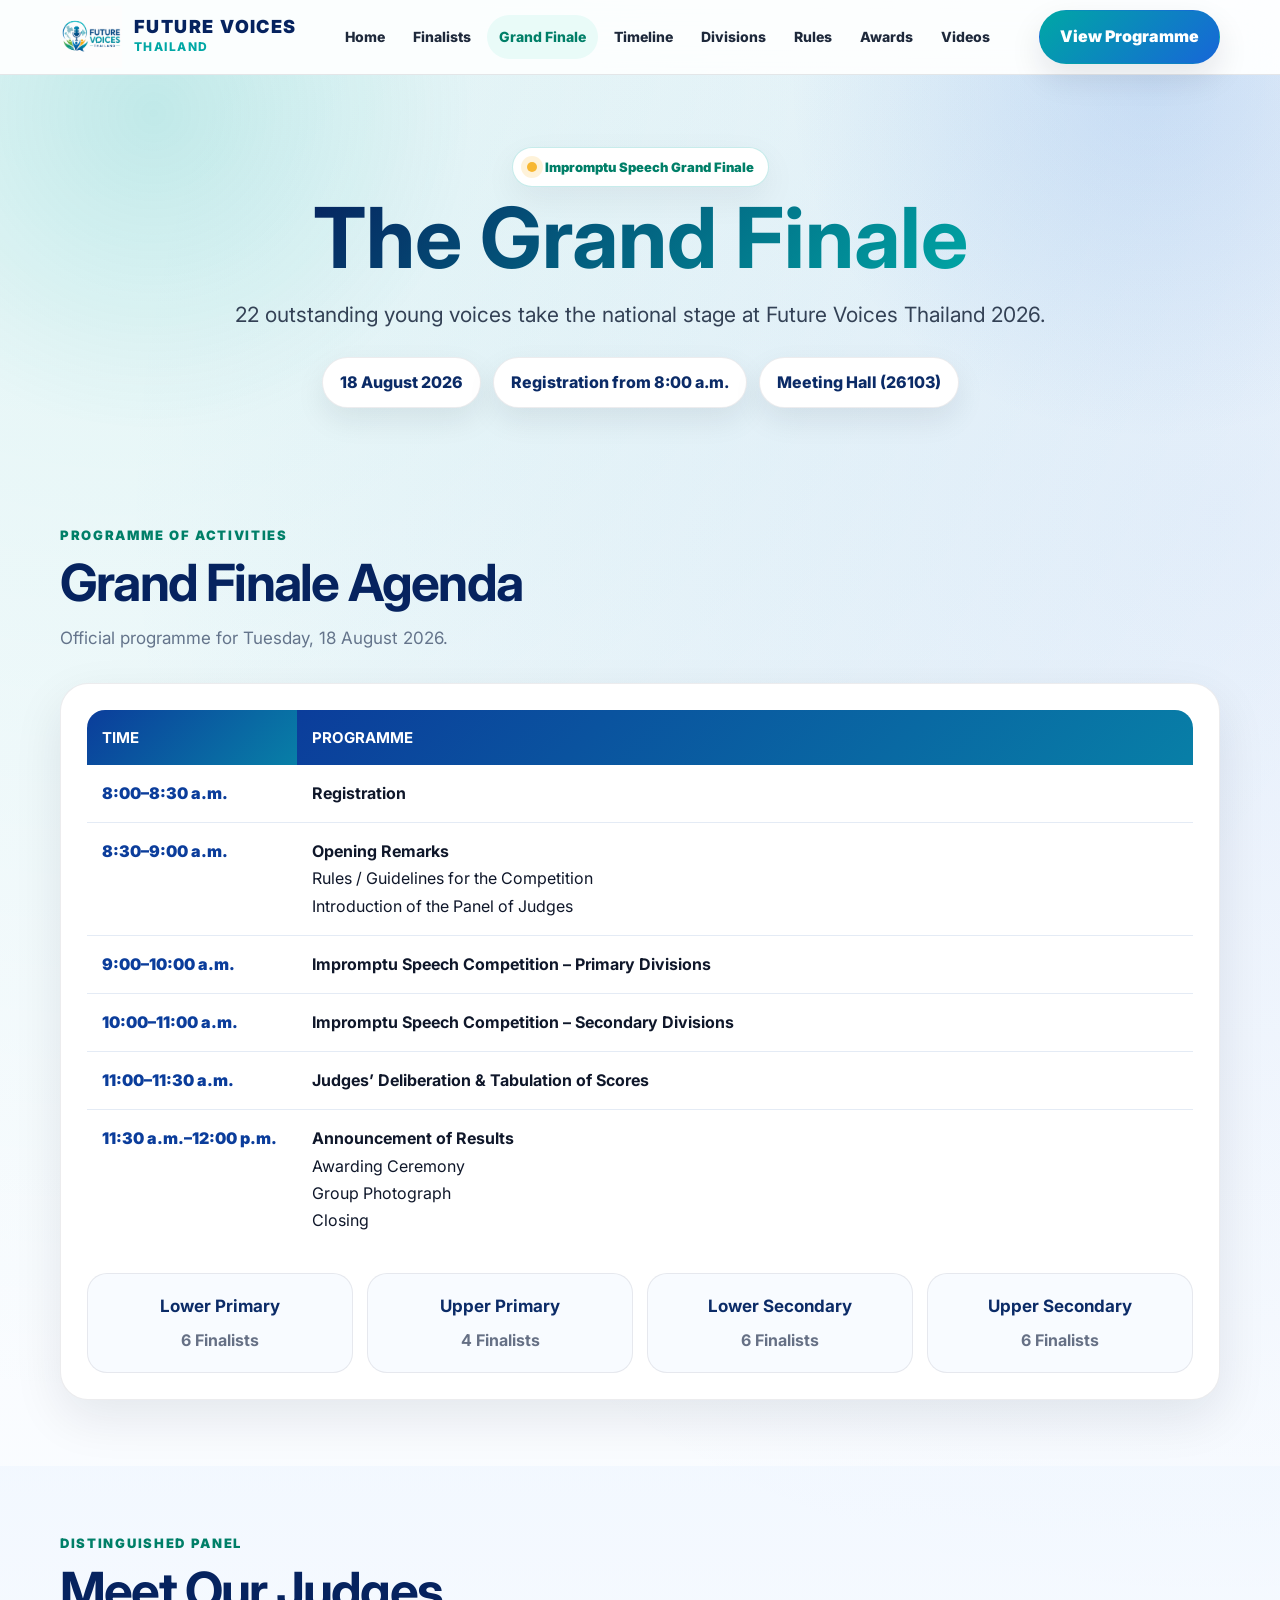
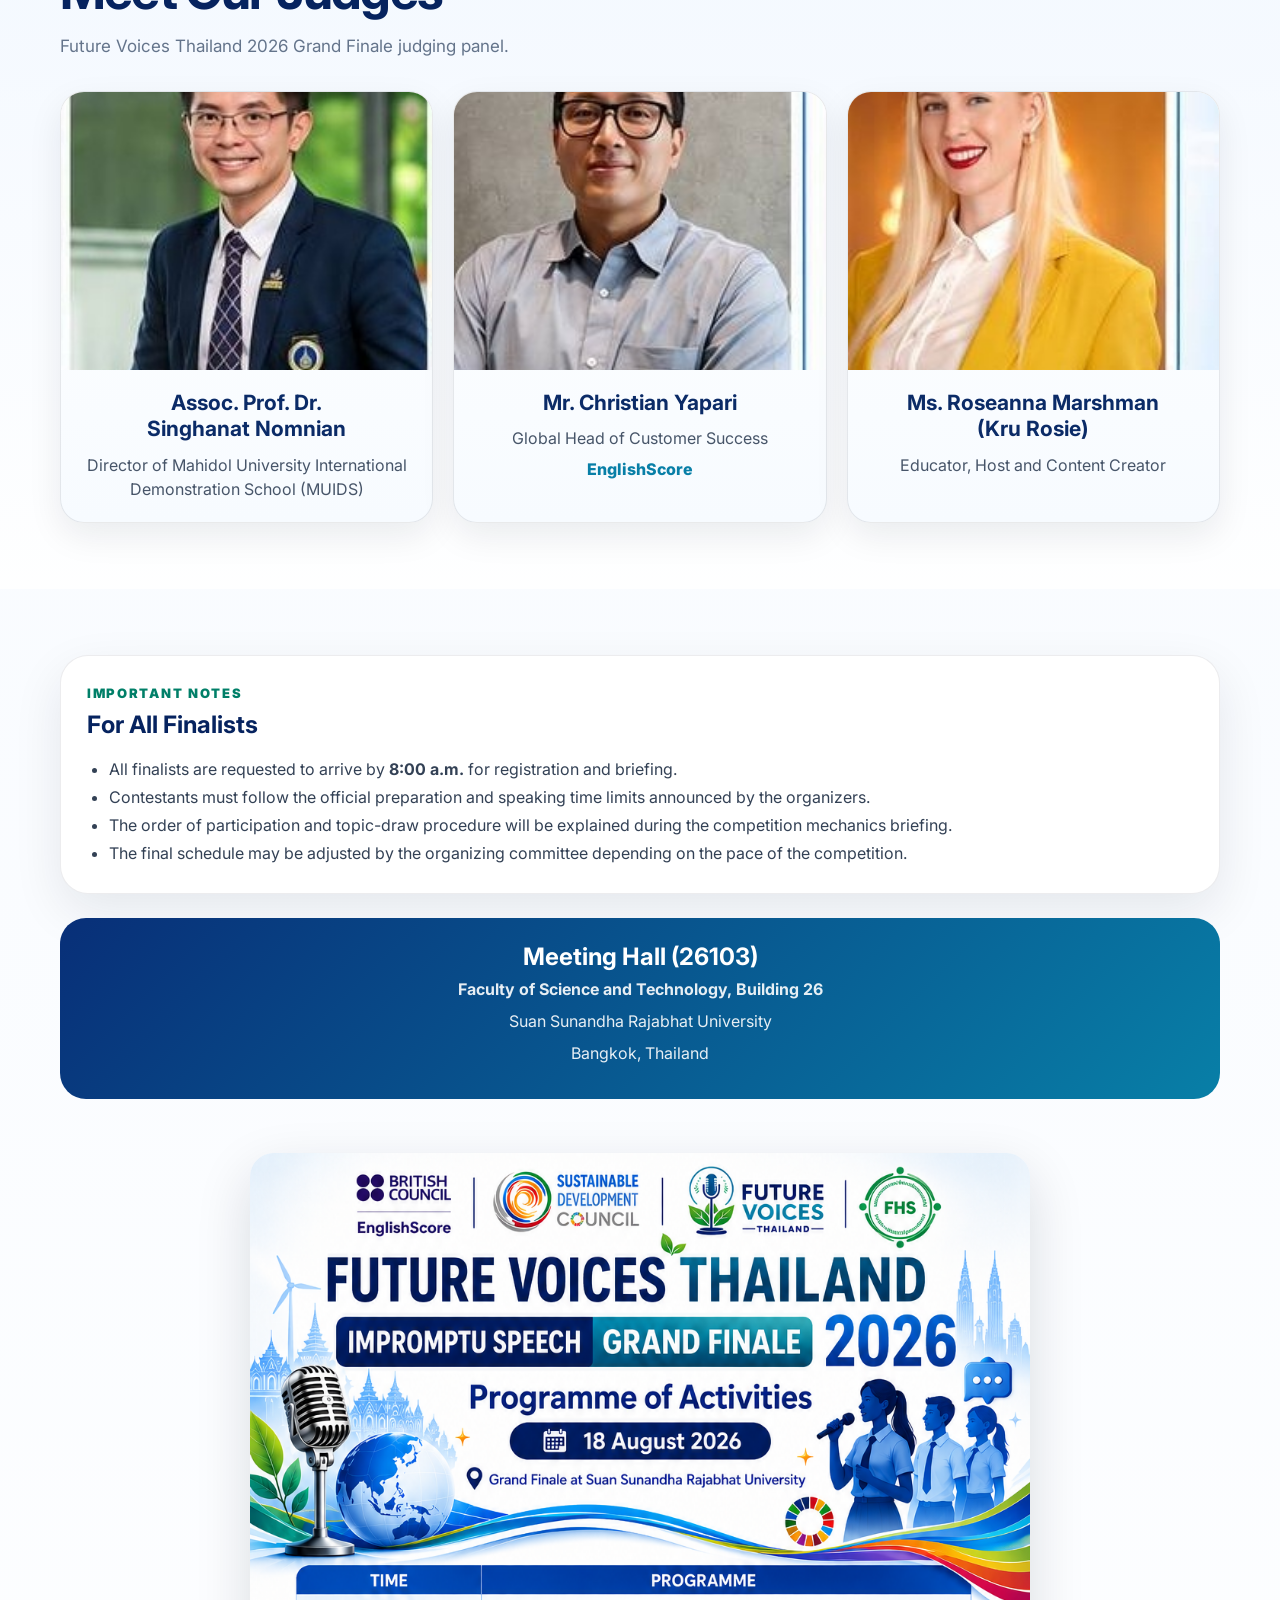
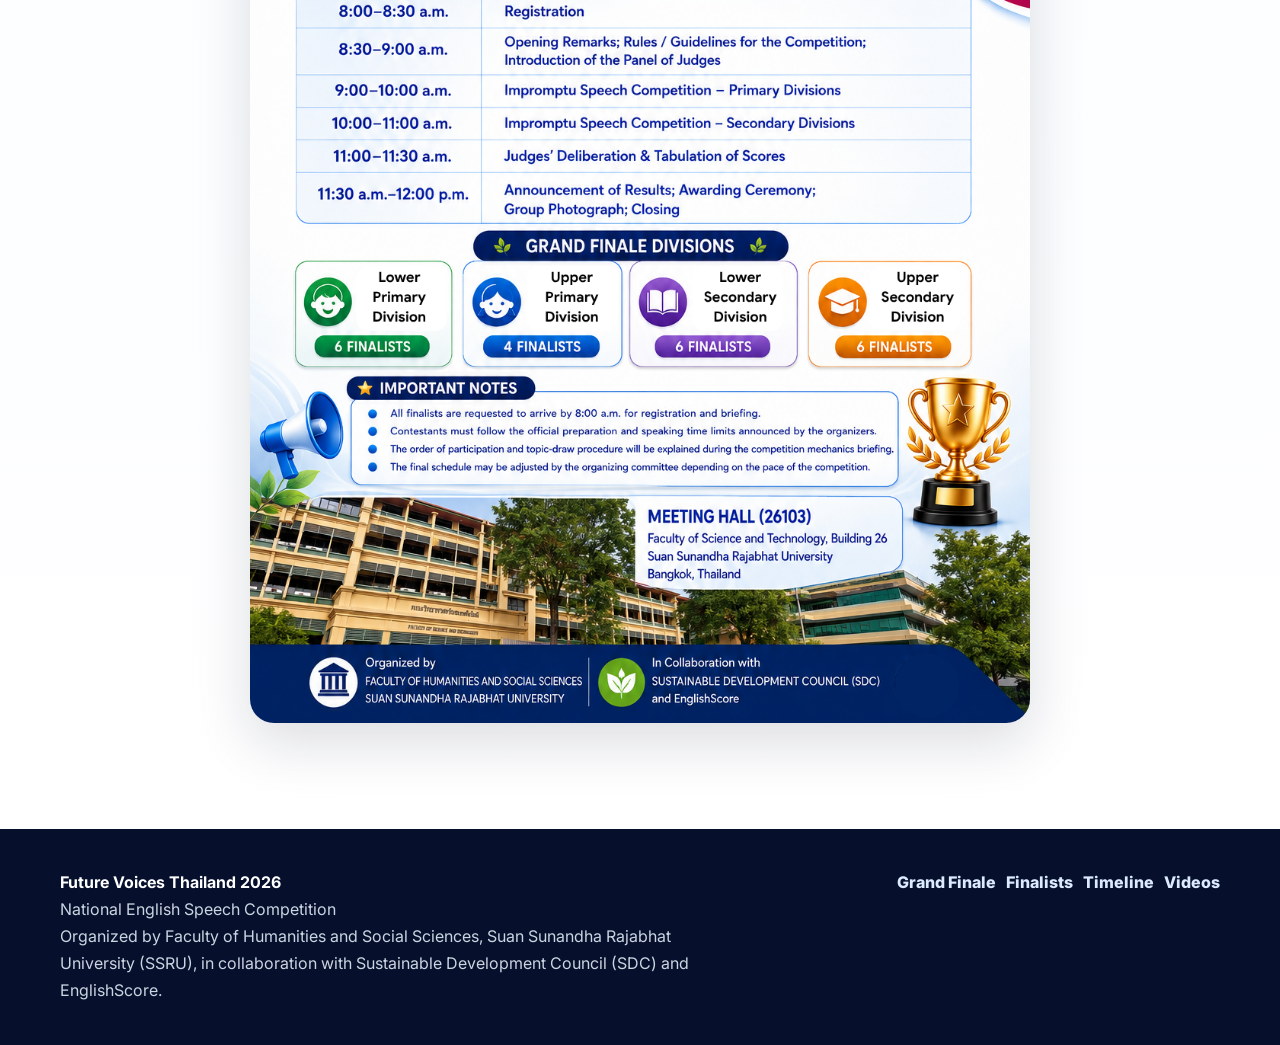
<file: grand-finale.html>
<!doctype html>
<html lang="en">
<head>
  <meta charset="utf-8">
  <meta name="viewport" content="width=device-width,initial-scale=1">
  <title>Grand Finale Programme & Judges | Future Voices Thailand 2026</title>
  <meta name="description" content="Official Grand Finale programme, judges, divisions, important notes and venue for Future Voices Thailand 2026.">
  <meta property="og:title" content="Grand Finale | Future Voices Thailand 2026">
  <meta property="og:description" content="18 August 2026 at Suan Sunandha Rajabhat University. View the programme and distinguished panel of judges.">
  <meta property="og:image" content="assets/img/grand-finale-programme.png">
  <link rel="preconnect" href="https://fonts.googleapis.com">
  <link rel="preconnect" href="https://fonts.gstatic.com" crossorigin>
  <link href="https://fonts.googleapis.com/css2?family=Inter:wght@400;600;700;800;900&family=Noto+Sans+Thai:wght@400;600;700;800;900&display=swap" rel="stylesheet">
  <link rel="stylesheet" href="assets/css/styles.css">
  <style>
    .gf-hero{
      padding:72px 0 50px;
      text-align:center;
      background:
        radial-gradient(circle at 12% 10%,rgba(0,167,165,.15),transparent 27%),
        radial-gradient(circle at 90% 0%,rgba(23,102,216,.16),transparent 30%);
    }
    .gf-hero h1{font-size:clamp(44px,7vw,84px);line-height:.98;margin:10px 0}
    .gf-hero .lead{max-width:900px;margin:18px auto}
    .gf-meta{
      display:flex;justify-content:center;gap:12px;flex-wrap:wrap;margin-top:24px
    }
    .gf-pill{
      padding:11px 17px;border-radius:999px;background:#fff;border:1px solid rgba(15,23,42,.08);
      box-shadow:0 12px 30px rgba(15,23,42,.08);font-weight:800;color:#0b2b67
    }
    .programme-shell,.judges-shell,.notes-shell{
      background:#fff;border:1px solid rgba(15,23,42,.08);border-radius:28px;
      box-shadow:0 18px 50px rgba(15,23,42,.09);padding:26px
    }
    .programme-table{width:100%;border-collapse:separate;border-spacing:0;overflow:hidden;border-radius:18px}
    .programme-table th{
      background:linear-gradient(135deg,#0b3d9b,#087fa7);color:#fff;padding:15px;text-align:left;font-size:15px
    }
    .programme-table td{padding:15px;border-bottom:1px solid #e4ebf5;vertical-align:top}
    .programme-table tr:last-child td{border-bottom:0}
    .programme-table td:first-child{width:210px;font-weight:900;color:#0b3d9b;white-space:nowrap}
    .division-row{
      display:grid;grid-template-columns:repeat(4,1fr);gap:14px;margin-top:24px
    }
    .division-mini{
      padding:18px;border-radius:20px;text-align:center;background:#f8fbff;border:1px solid rgba(15,23,42,.08)
    }
    .division-mini strong{display:block;color:#0b2b67;font-size:17px}
    .division-mini span{display:block;margin-top:6px;color:#667085;font-weight:700}
    .judges-grid{
      display:grid;grid-template-columns:repeat(3,1fr);gap:20px;margin-top:22px
    }
    .judge-card{
      overflow:hidden;border-radius:24px;background:linear-gradient(180deg,#fff,#f7fbff);
      border:1px solid rgba(15,23,42,.09);box-shadow:0 13px 34px rgba(15,23,42,.08)
    }
    .judge-card img{width:100%;aspect-ratio:4/3;object-fit:cover;display:block}
    .judge-body{padding:20px;text-align:center}
    .judge-body h3{margin:0;color:#0b2b67;font-size:21px;line-height:1.25}
    .judge-role{margin:10px 0 0;color:#475569;line-height:1.55}
    .judge-org{margin:5px 0 0;color:#087fa7;font-weight:800}
    .important-list{margin:16px 0 0;padding-left:22px;color:#334155;line-height:1.75}
    .venue-card{
      padding:26px;border-radius:26px;background:linear-gradient(135deg,#082f78,#087fa7);color:#fff;text-align:center
    }
    .venue-card h2{color:#fff;margin-top:0}
    .venue-card p{color:rgba(255,255,255,.9);margin:5px 0}
    .poster-preview{margin-top:30px}
    .poster-preview img{width:100%;max-width:780px;display:block;margin:auto;border-radius:24px;box-shadow:0 20px 55px rgba(15,23,42,.14)}
    @media(max-width:900px){
      .judges-grid{grid-template-columns:1fr}
      .division-row{grid-template-columns:repeat(2,1fr)}
    }
    @media(max-width:650px){
      .programme-table,.programme-table tbody,.programme-table tr,.programme-table td{display:block;width:100%}
      .programme-table thead{display:none}
      .programme-table tr{padding:13px 0;border-bottom:1px solid #e4ebf5}
      .programme-table td{border:0;padding:4px 0}
      .programme-table td:first-child{width:auto}
      .division-row{grid-template-columns:1fr}
    }
  </style>
</head>
<body>
<a class="skip" href="#main">Skip to content</a>

<header class="site-header">
  <div class="container navbar">
    <a href="index.html" class="brand" aria-label="Future Voices Thailand home">
      <img src="assets/img/logo.png" alt="Future Voices Thailand logo">
      <span><strong>Future Voices</strong><span>Thailand</span></span>
    </a>
    <nav class="nav-links" data-nav-links aria-label="Main navigation">
      <a href="index.html">Home</a>
      <a href="finalists.html">Finalists</a>
      <a href="grand-finale.html">Grand Finale</a>
      <a href="timeline.html">Timeline</a>
      <a href="divisions.html">Divisions</a>
      <a href="rules.html">Rules</a>
      <a href="awards.html">Awards</a>
      <a href="videos.html">Videos</a>
    </nav>
    <div class="nav-actions">
      <a class="btn btn-primary" href="#programme">View Programme</a>
      <button class="menu-toggle" data-menu-toggle aria-expanded="false">Menu</button>
    </div>
  </div>
</header>

<main id="main">
  <section class="gf-hero">
    <div class="container">
      <div class="kicker">Impromptu Speech Grand Finale</div>
      <h1><span class="gradient-text">The Grand Finale</span></h1>
      <p class="lead">22 outstanding young voices take the national stage at Future Voices Thailand 2026.</p>
      <div class="gf-meta">
        <span class="gf-pill">18 August 2026</span>
        <span class="gf-pill">Registration from 8:00 a.m.</span>
        <span class="gf-pill">Meeting Hall (26103)</span>
      </div>
    </div>
  </section>

  <section class="section" id="programme">
    <div class="container">
      <div class="section-head">
        <div class="eyebrow">Programme of Activities</div>
        <h2>Grand Finale Agenda</h2>
        <p>Official programme for Tuesday, 18 August 2026.</p>
      </div>

      <div class="programme-shell">
        <table class="programme-table">
          <thead><tr><th>TIME</th><th>PROGRAMME</th></tr></thead>
          <tbody>
            <tr><td>8:00–8:30 a.m.</td><td><strong>Registration</strong></td></tr>
            <tr><td>8:30–9:00 a.m.</td><td><strong>Opening Remarks</strong><br>Rules / Guidelines for the Competition<br>Introduction of the Panel of Judges</td></tr>
            <tr><td>9:00–10:00 a.m.</td><td><strong>Impromptu Speech Competition – Primary Divisions</strong></td></tr>
            <tr><td>10:00–11:00 a.m.</td><td><strong>Impromptu Speech Competition – Secondary Divisions</strong></td></tr>
            <tr><td>11:00–11:30 a.m.</td><td><strong>Judges’ Deliberation &amp; Tabulation of Scores</strong></td></tr>
            <tr><td>11:30 a.m.–12:00 p.m.</td><td><strong>Announcement of Results</strong><br>Awarding Ceremony<br>Group Photograph<br>Closing</td></tr>
          </tbody>
        </table>

        <div class="division-row">
          <div class="division-mini"><strong>Lower Primary</strong><span>6 Finalists</span></div>
          <div class="division-mini"><strong>Upper Primary</strong><span>4 Finalists</span></div>
          <div class="division-mini"><strong>Lower Secondary</strong><span>6 Finalists</span></div>
          <div class="division-mini"><strong>Upper Secondary</strong><span>6 Finalists</span></div>
        </div>
      </div>
    </div>
  </section>

  <section class="section section-soft" id="judges">
    <div class="container">
      <div class="section-head">
        <div class="eyebrow">Distinguished Panel</div>
        <h2>Meet Our Judges</h2>
        <p>Future Voices Thailand 2026 Grand Finale judging panel.</p>
      </div>

      <div class="judges-grid">
        <article class="judge-card">
          <img src="assets/img/judges/singhanat-nomnian.jpg" alt="Assoc. Prof. Dr. Singhanat Nomnian">
          <div class="judge-body">
            <h3>Assoc. Prof. Dr.<br>Singhanat Nomnian</h3>
            <p class="judge-role">Director of Mahidol University International Demonstration School (MUIDS)</p>
          </div>
        </article>

        <article class="judge-card">
          <img src="assets/img/judges/christian-yapari.jpg" alt="Mr. Christian Yapari">
          <div class="judge-body">
            <h3>Mr. Christian Yapari</h3>
            <p class="judge-role">Global Head of Customer Success</p>
            <p class="judge-org">EnglishScore</p>
          </div>
        </article>

        <article class="judge-card">
          <img src="assets/img/judges/roseanna-marshman.jpg" alt="Ms. Roseanna Marshman, Kru Rosie">
          <div class="judge-body">
            <h3>Ms. Roseanna Marshman<br>(Kru Rosie)</h3>
            <p class="judge-role">Educator, Host and Content Creator</p>
          </div>
        </article>
      </div>
    </div>
  </section>

  <section class="section">
    <div class="container" style="display:grid;gap:24px">
      <div class="notes-shell">
        <div class="eyebrow">Important Notes</div>
        <h2 style="margin-top:7px">For All Finalists</h2>
        <ul class="important-list">
          <li>All finalists are requested to arrive by <strong>8:00 a.m.</strong> for registration and briefing.</li>
          <li>Contestants must follow the official preparation and speaking time limits announced by the organizers.</li>
          <li>The order of participation and topic-draw procedure will be explained during the competition mechanics briefing.</li>
          <li>The final schedule may be adjusted by the organizing committee depending on the pace of the competition.</li>
        </ul>
      </div>

      <div class="venue-card">
        <h2>Meeting Hall (26103)</h2>
        <p><strong>Faculty of Science and Technology, Building 26</strong></p>
        <p>Suan Sunandha Rajabhat University</p>
        <p>Bangkok, Thailand</p>
      </div>

      <div class="poster-preview">
        <img src="assets/img/grand-finale-programme.png" alt="Future Voices Thailand 2026 Grand Finale programme poster">
      </div>
    </div>
  </section>
</main>

<footer class="site-footer">
  <div class="container footer-grid">
    <div>
      <strong>Future Voices Thailand 2026</strong><br>
      National English Speech Competition<br>
      Organized by Faculty of Humanities and Social Sciences, Suan Sunandha Rajabhat University (SSRU), in collaboration with Sustainable Development Council (SDC) and EnglishScore.
    </div>
    <div class="footer-links">
      <a href="grand-finale.html">Grand Finale</a>
      <a href="finalists.html">Finalists</a>
      <a href="timeline.html">Timeline</a>
      <a href="videos.html">Videos</a>
    </div>
  </div>
</footer>

<script src="assets/js/main.js"></script>
</body>
</html>
</file>
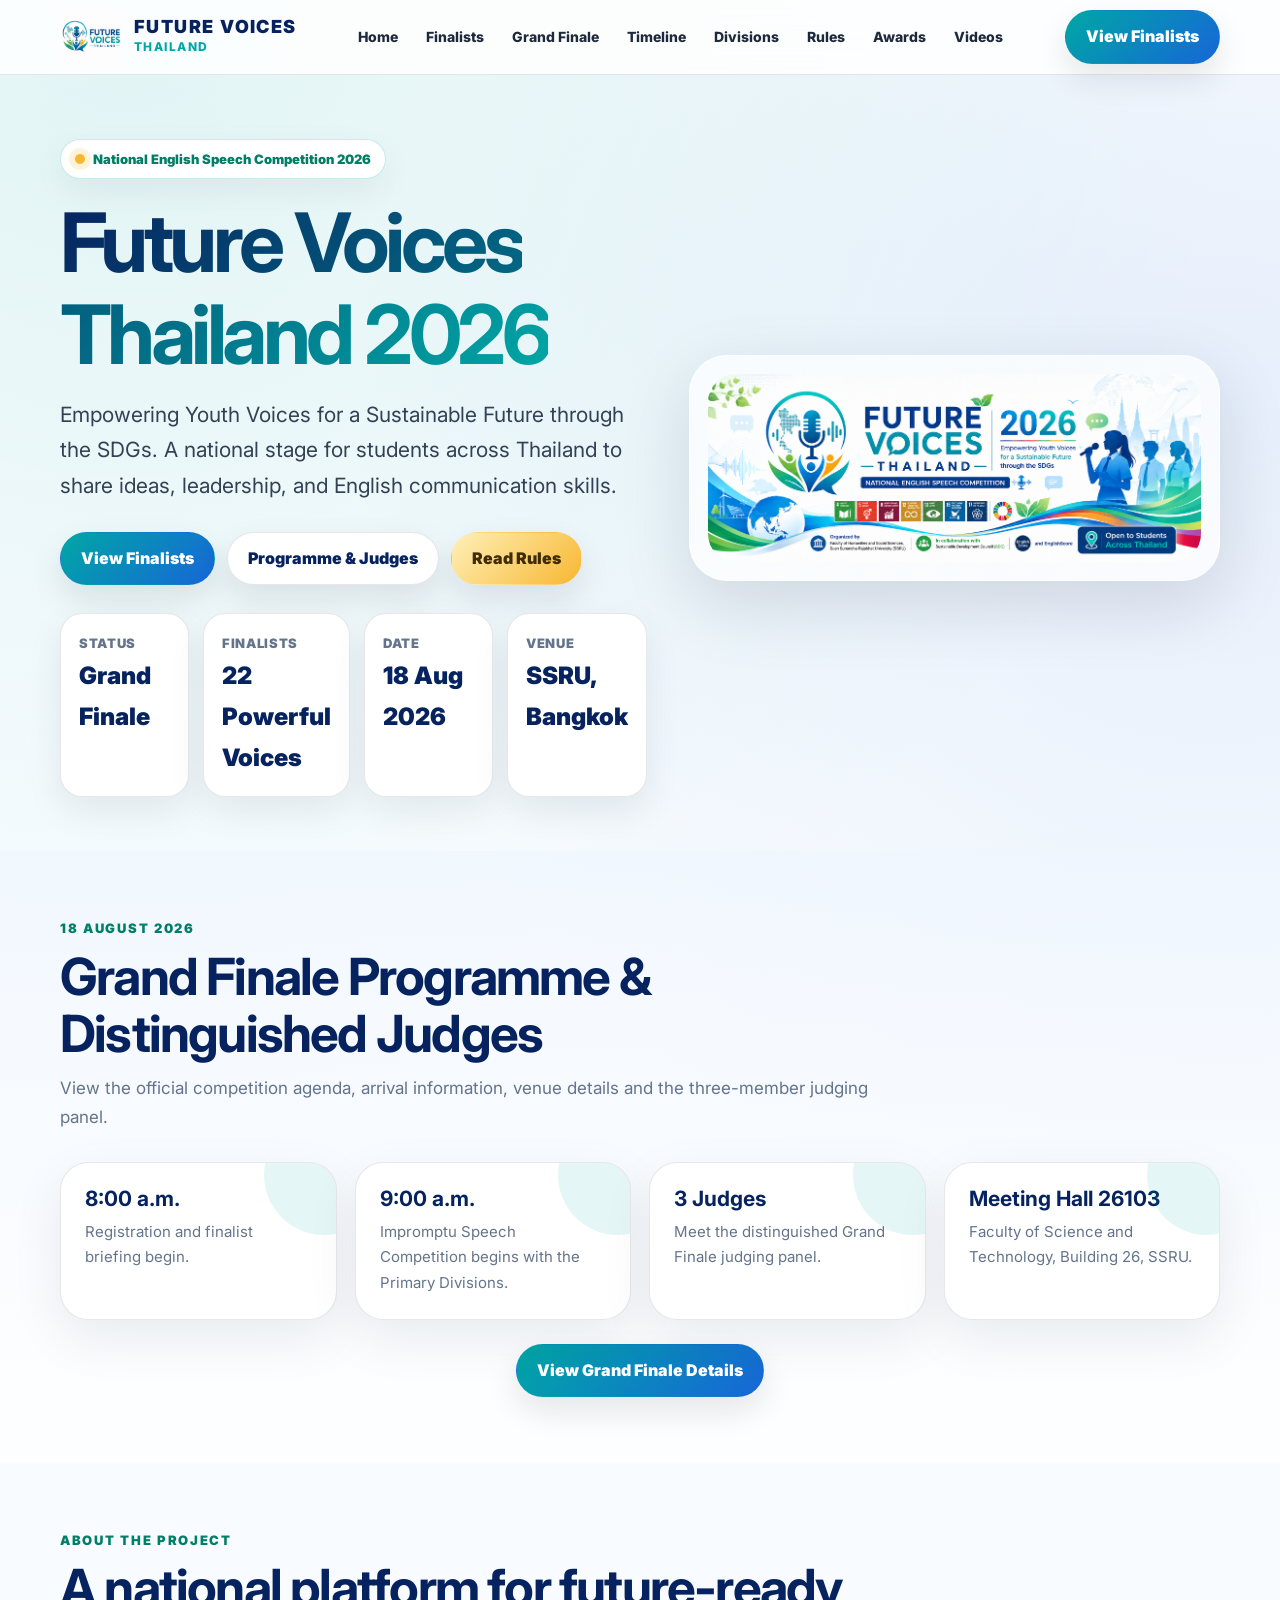
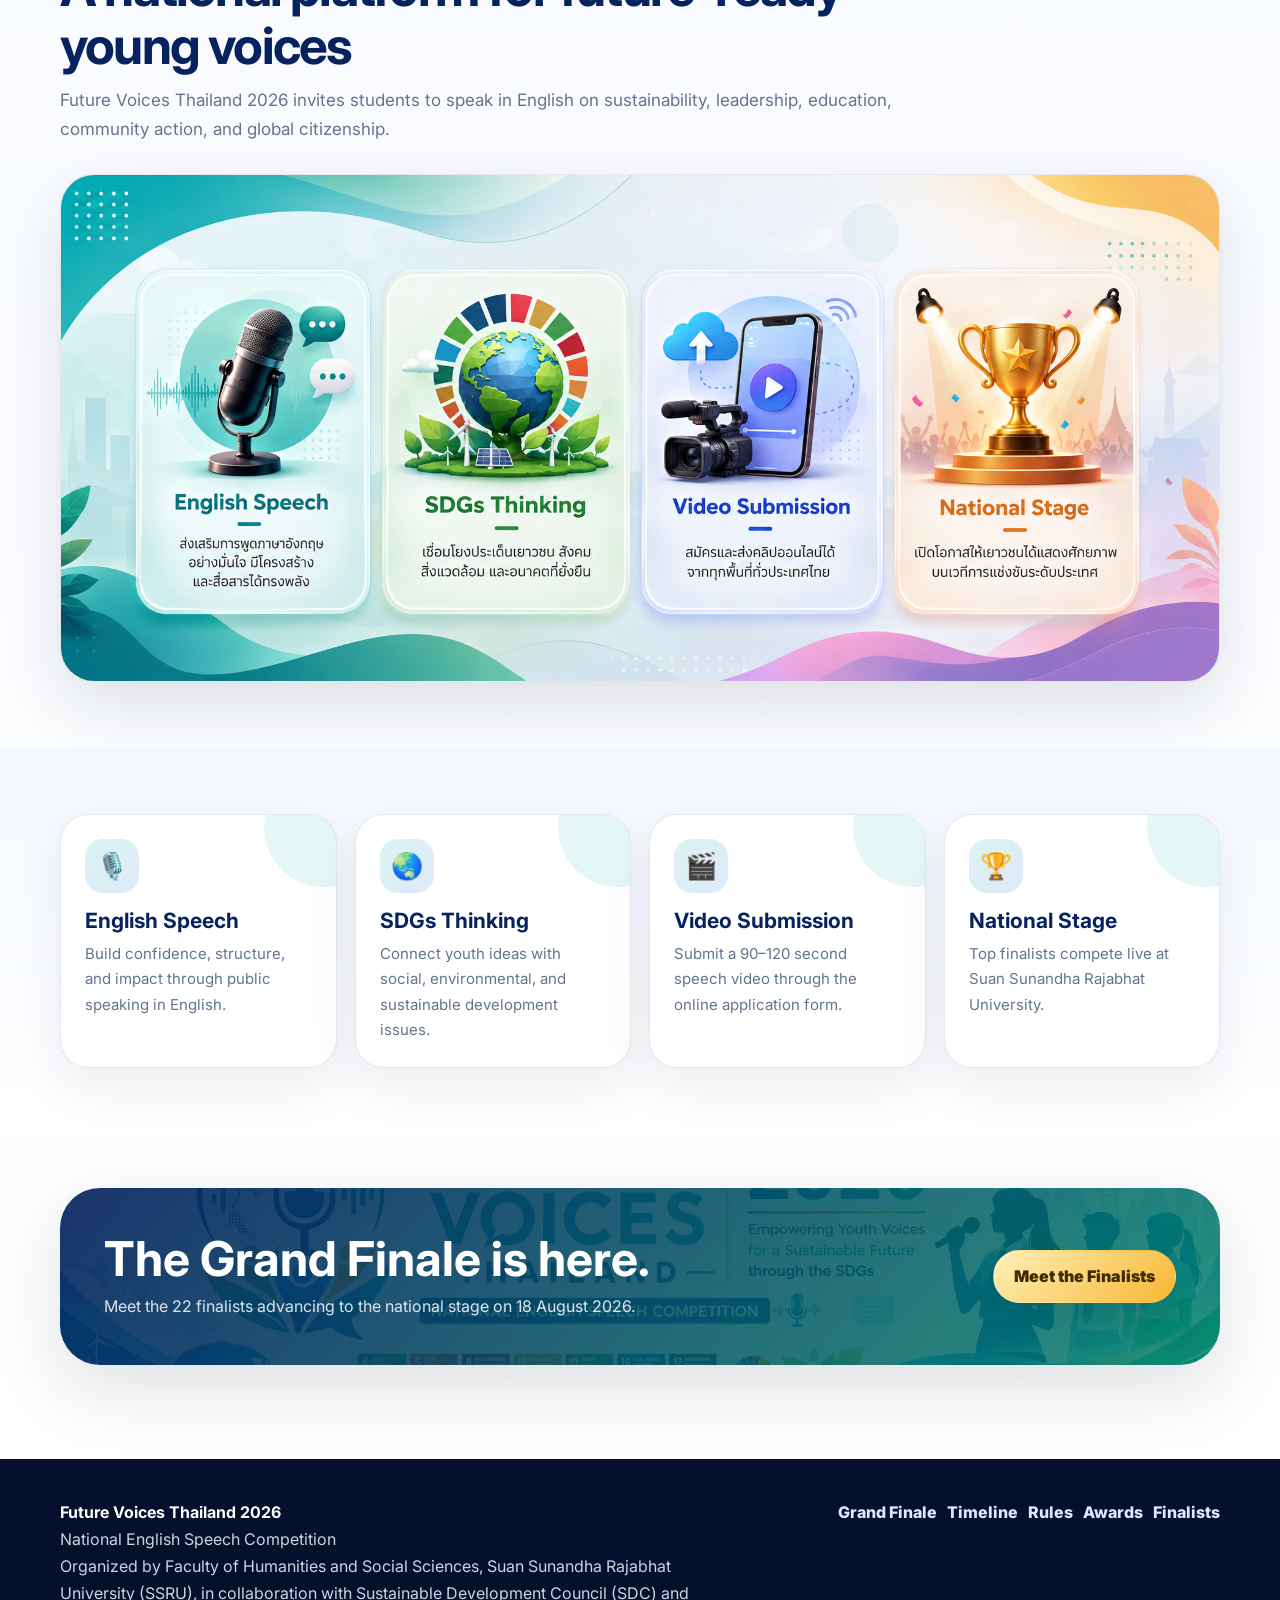
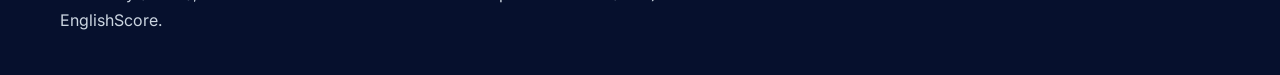
<file: indexold.html>
<!doctype html>
<html lang="en">
<head>
  <meta charset="utf-8">
  <meta name="viewport" content="width=device-width,initial-scale=1">
  <title>Future Voices Thailand 2026</title>
  <meta name="description" content="Future Voices Thailand 2026, National English Speech Competition.">
  <meta property="og:title" content="Future Voices Thailand 2026">
  <meta property="og:description" content="Empowering Youth Voices for a Sustainable Future through the SDGs.">
  <meta property="og:image" content="assets/img/cover.png">
  <link rel="preconnect" href="https://fonts.googleapis.com">
  <link rel="preconnect" href="https://fonts.gstatic.com" crossorigin>
  <link href="https://fonts.googleapis.com/css2?family=Inter:wght@400;600;700;800;900&family=Google+Sans:wght@400;600;700;800;900&display=swap" rel="stylesheet">
  <link rel="stylesheet" href="assets/css/styles.css">
</head>
<body>
<a class="skip" href="#main">Skip to content</a>

<header class="site-header">
  <div class="container navbar">
    <a href="index.html" class="brand" aria-label="Future Voices Thailand home">
      <img src="assets/img/logo.png" alt="Future Voices Thailand logo">
      <span><strong>Future Voices</strong><span>Thailand</span></span>
    </a>
    <nav class="nav-links" data-nav-links aria-label="Main navigation">
      <a href="index.html">Home</a>
      <a href="finalists.html">Finalists</a>
      <a href="grand-finale.html">Grand Finale</a>
      <a href="timeline.html">Timeline</a>
      <a href="divisions.html">Divisions</a>
      <a href="rules.html">Rules</a>
      <a href="awards.html">Awards</a>
      <a href="videos.html">Videos</a>
    </nav>
    <div class="nav-actions">
      <a class="btn btn-primary" href="finalists.html">View Finalists</a>
      <button class="menu-toggle" data-menu-toggle aria-expanded="false">Menu</button>
    </div>
  </div>
</header>

<main id="main">

<section class="hero">
  <div class="container hero-grid">
    <div>
      <div class="kicker">National English Speech Competition 2026</div>
      <h1><span class="gradient-text">Future Voices Thailand 2026</span></h1>
      <p class="lead">Empowering Youth Voices for a Sustainable Future through the SDGs. A national stage for students across Thailand to share ideas, leadership, and English communication skills.</p>
      <div style="display:flex;gap:12px;flex-wrap:wrap">
        <a class="btn btn-primary" href="finalists.html">View Finalists</a>
        <a class="btn btn-ghost" href="grand-finale.html">Programme & Judges</a>
        <a class="btn btn-gold" href="rules.html">Read Rules</a>
      </div>
      <div class="quick-stats">
        <div class="stat"><span>Status</span><strong>Grand Finale</strong></div>
        <div class="stat"><span>Finalists</span><strong>22 Powerful Voices</strong></div>
        <div class="stat"><span>Date</span><strong>18 Aug 2026</strong></div>
        <div class="stat"><span>Venue</span><strong>SSRU, Bangkok</strong></div>
      </div>
    </div>
    <div class="hero-card">
      <img src="assets/img/cover.png" alt="Future Voices Thailand 2026 cover artwork">
    </div>
  </div>
</section>


<section class="section section-soft">
  <div class="container">
    <div class="section-head">
      <div class="eyebrow">18 August 2026</div>
      <h2>Grand Finale Programme & Distinguished Judges</h2>
      <p>View the official competition agenda, arrival information, venue details and the three-member judging panel.</p>
    </div>
    <div class="card-grid">
      <article class="info-card"><h3>8:00 a.m.</h3><p>Registration and finalist briefing begin.</p></article>
      <article class="info-card"><h3>9:00 a.m.</h3><p>Impromptu Speech Competition begins with the Primary Divisions.</p></article>
      <article class="info-card"><h3>3 Judges</h3><p>Meet the distinguished Grand Finale judging panel.</p></article>
      <article class="info-card"><h3>Meeting Hall 26103</h3><p>Faculty of Science and Technology, Building 26, SSRU.</p></article>
    </div>
    <div style="text-align:center;margin-top:24px">
      <a class="btn btn-primary" href="grand-finale.html">View Grand Finale Details</a>
    </div>
  </div>
</section>

<section class="section">
  <div class="container">
    <div class="section-head">
      <div class="eyebrow">About the project</div>
      <h2>A national platform for future-ready young voices</h2>
      <p>Future Voices Thailand 2026 invites students to speak in English on sustainability, leadership, education, community action, and global citizenship.</p>
    </div>
    <img class="visual-section-img" src="assets/img/features.png" alt="English Speech, SDGs Thinking, Video Submission and National Stage">
  </div>
</section>

<section class="section section-soft">
  <div class="container">
    <div class="card-grid">
      <article class="info-card"><div class="icon">🎙️</div><h3>English Speech</h3><p>Build confidence, structure, and impact through public speaking in English.</p></article>
      <article class="info-card"><div class="icon">🌏</div><h3>SDGs Thinking</h3><p>Connect youth ideas with social, environmental, and sustainable development issues.</p></article>
      <article class="info-card"><div class="icon">🎬</div><h3>Video Submission</h3><p>Submit a 90–120 second speech video through the online application form.</p></article>
      <article class="info-card"><div class="icon">🏆</div><h3>National Stage</h3><p>Top finalists compete live at Suan Sunandha Rajabhat University.</p></article>
    </div>
  </div>
</section>

</main>

<section class="cta">
  <div class="container">
    <div class="cta-box">
      <div>
        <h2>The Grand Finale is here.</h2>
        <p>Meet the 22 finalists advancing to the national stage on 18 August 2026.</p>
      </div>
      <a class="btn btn-gold" href="finalists.html">Meet the Finalists</a>
    </div>
  </div>
</section>

<footer class="site-footer">
  <div class="container footer-grid">
    <div>
      <strong>Future Voices Thailand 2026</strong><br>
      National English Speech Competition<br>
      Organized by Faculty of Humanities and Social Sciences, Suan Sunandha Rajabhat University (SSRU), in collaboration with Sustainable Development Council (SDC) and EnglishScore.
    </div>
    <div class="footer-links">
      <a href="grand-finale.html">Grand Finale</a>
      <a href="timeline.html">Timeline</a>
      <a href="rules.html">Rules</a>
      <a href="awards.html">Awards</a>
      <a href="finalists.html">Finalists</a>
    </div>
  </div>
</footer>

<script src="assets/js/main.js"></script>

</body>
</html>
</file>
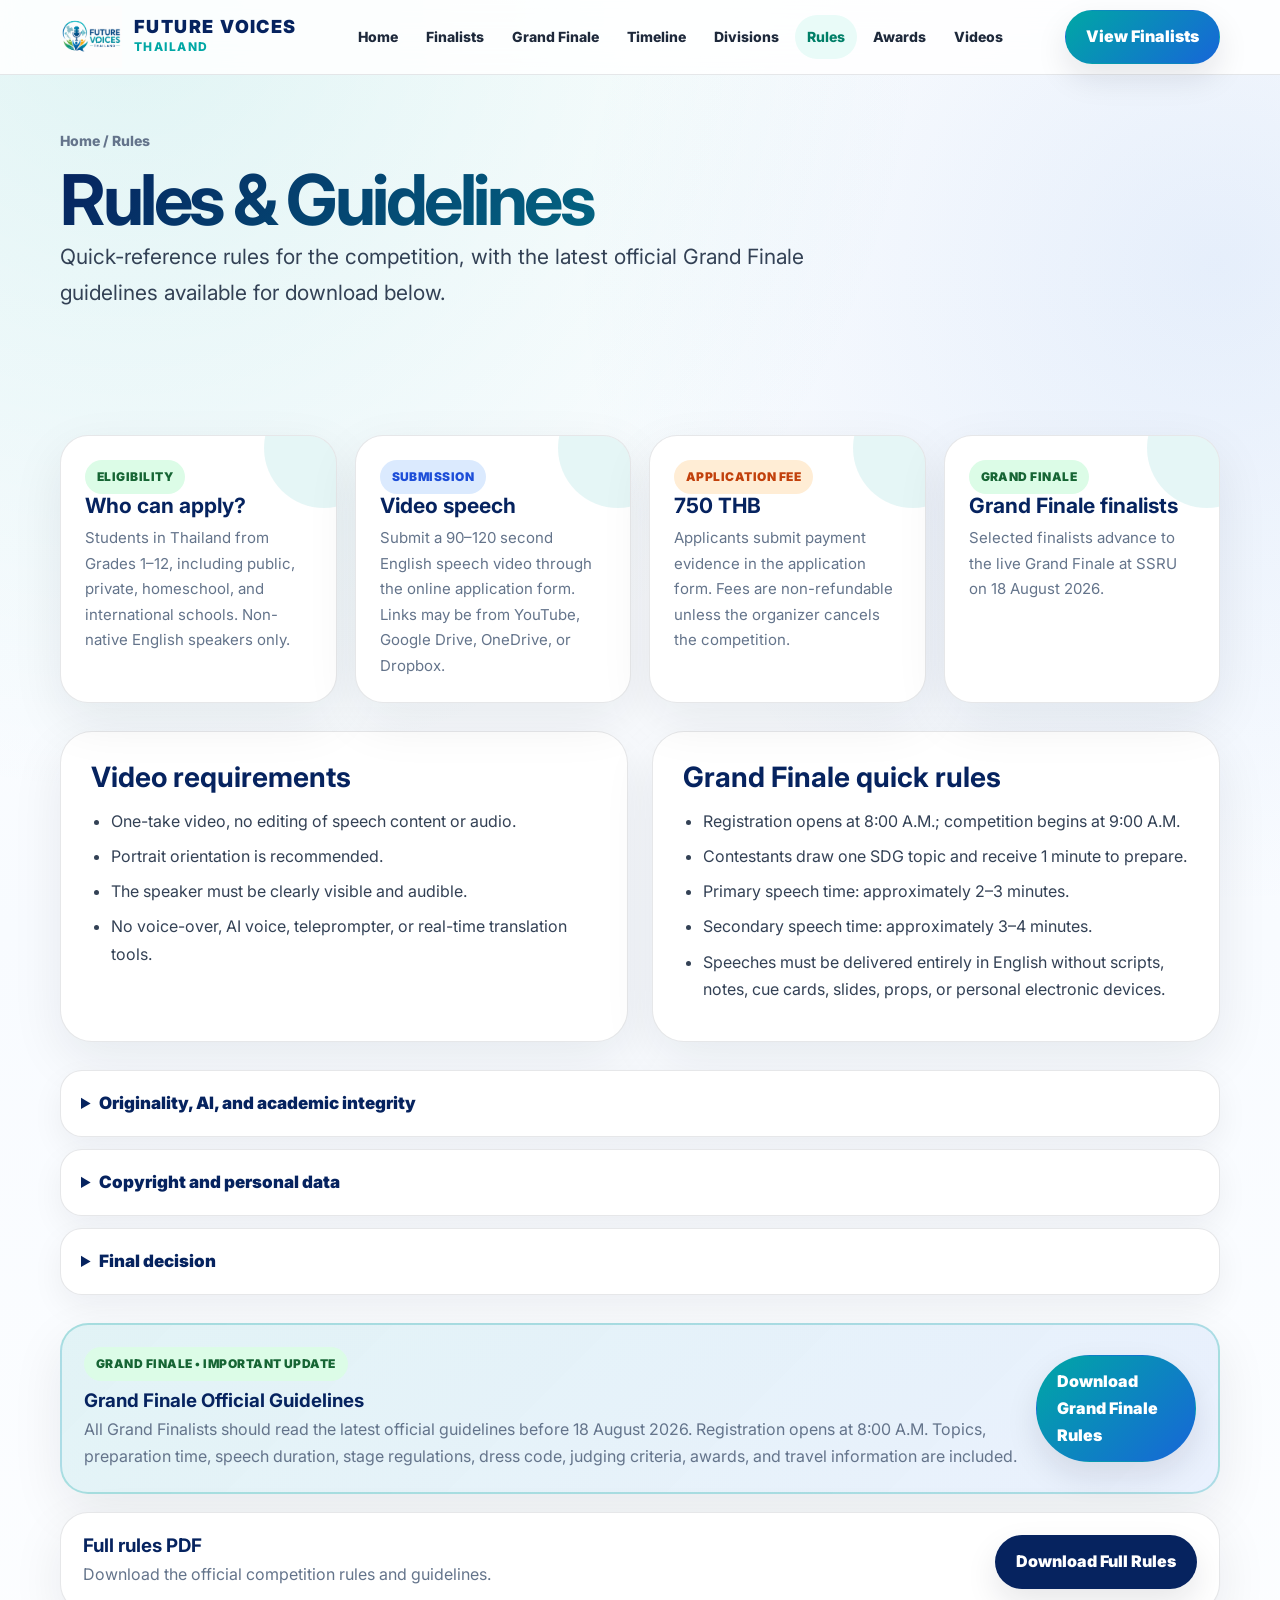
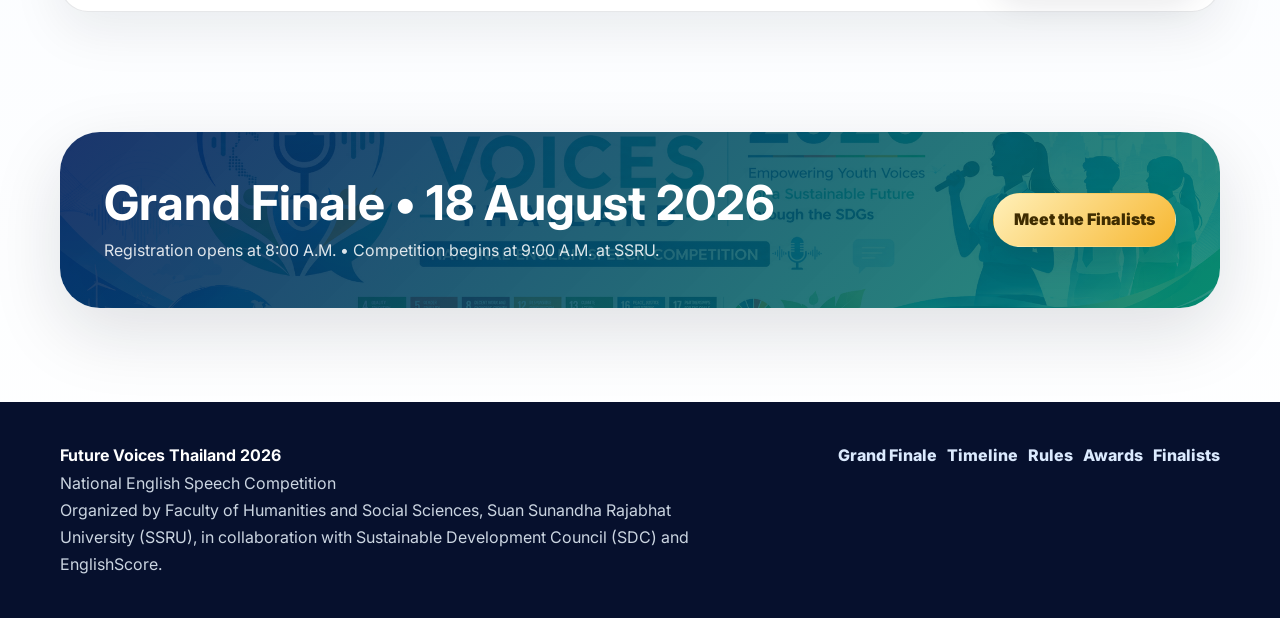
<file: rules.html>
<!doctype html>
<html lang="en">
  <head>
    <meta charset="utf-8" />
    <meta name="viewport" content="width=device-width,initial-scale=1" />
    <title>Rules & Guidelines | Future Voices Thailand 2026</title>
    <meta
      name="description"
      content="Future Voices Thailand 2026, National English Speech Competition."
    />
    <meta
      property="og:title"
      content="Rules & Guidelines | Future Voices Thailand 2026"
    />
    <meta
      property="og:description"
      content="Empowering Youth Voices for a Sustainable Future through the SDGs."
    />
    <meta property="og:image" content="assets/img/cover.png" />
    <link rel="preconnect" href="https://fonts.googleapis.com" />
    <link rel="preconnect" href="https://fonts.gstatic.com" crossorigin />
    <link
      href="https://fonts.googleapis.com/css2?family=Inter:wght@400;600;700;800;900&family=Noto+Sans+Thai:wght@400;600;700;800;900&display=swap"
      rel="stylesheet"
    />
    <link rel="stylesheet" href="assets/css/styles.css" />
  </head>
  <body>
    <a class="skip" href="#main">Skip to content</a>

    <header class="site-header">
      <div class="container navbar">
        <a
          href="index.html"
          class="brand"
          aria-label="Future Voices Thailand home"
        >
          <img src="assets/img/logo.png" alt="Future Voices Thailand logo" />
          <span><strong>Future Voices</strong><span>Thailand</span></span>
        </a>
        <nav class="nav-links" data-nav-links aria-label="Main navigation">
      <a href="index.html">Home</a>
      <a href="finalists.html">Finalists</a>
      <a href="grand-finale.html">Grand Finale</a>
      <a href="timeline.html">Timeline</a>
      <a href="divisions.html">Divisions</a>
      <a href="rules.html">Rules</a>
      <a href="awards.html">Awards</a>
      <a href="videos.html">Videos</a>
    </nav>
        <div class="nav-actions">
          <a class="btn btn-primary" href="finalists.html">View Finalists</a>
          <button class="menu-toggle" data-menu-toggle aria-expanded="false">
            Menu
          </button>
        </div>
      </div>
    </header>

    <main id="main">
      <section class="page-hero">
        <div class="container">
          <div class="breadcrumb">Home / Rules</div>
          <h1 class="gradient-text">Rules & Guidelines</h1>
          <p class="lead">
            Quick-reference rules for the competition, with the latest official
            Grand Finale guidelines available for download below.
          </p>
        </div>
      </section>

      <section class="section">
        <div class="container">
          <div class="card-grid">
            <article class="info-card">
              <span class="badge badge-green">Eligibility</span>
              <h3>Who can apply?</h3>
              <p>
                Students in Thailand from Grades 1–12, including public,
                private, homeschool, and international schools. Non-native
                English speakers only.
              </p>
            </article>
            <article class="info-card">
              <span class="badge badge-blue">Submission</span>
              <h3>Video speech</h3>
              <p>
                Submit a 90–120 second English speech video through the online
                application form. Links may be from YouTube, Google Drive,
                OneDrive, or Dropbox.
              </p>
            </article>
            <article class="info-card">
              <span class="badge badge-orange">Application fee</span>
              <h3>750 THB</h3>
              <p>
                Applicants submit payment evidence in the application form. Fees
                are non-refundable unless the organizer cancels the competition.
              </p>
            </article>
            <article class="info-card">
              <span class="badge badge-green">Grand Finale</span>
              <h3>Grand Finale finalists</h3>
              <p>
                Selected finalists advance to the live Grand Finale at SSRU on
                18 August 2026.
              </p>
            </article>
          </div>

          <div style="height: 28px"></div>

          <div class="two-col">
            <div class="panel">
              <h3>Video requirements</h3>
              <ul class="clean-list">
                <li>One-take video, no editing of speech content or audio.</li>
                <li>Portrait orientation is recommended.</li>
                <li>The speaker must be clearly visible and audible.</li>
                <li>
                  No voice-over, AI voice, teleprompter, or real-time
                  translation tools.
                </li>
              </ul>
            </div>
            <div class="panel">
              <h3>Grand Finale quick rules</h3>
              <ul class="clean-list">
                <li>Registration opens at 8:00 A.M.; competition begins at 9:00 A.M.</li>
                <li>Contestants draw one SDG topic and receive 1 minute to prepare.</li>
                <li>Primary speech time: approximately 2–3 minutes.</li>
                <li>Secondary speech time: approximately 3–4 minutes.</li>
                <li>Speeches must be delivered entirely in English without scripts, notes, cue cards, slides, props, or personal electronic devices.</li>
              </ul>
            </div>
          </div>

          <div style="height: 28px"></div>

          <div class="accordion">
            <details>
              <summary>Originality, AI, and academic integrity</summary>
              <p>
                Applicants may use digital tools for research and idea
                development, but the final speech must be organized, understood,
                and delivered by the applicant. The committee may ask follow-up
                questions in the Grand Finale to verify understanding.
              </p>
            </details>
            <details>
              <summary>Copyright and personal data</summary>
              <p>
                Applicants retain copyright ownership of their work while
                granting the organizers permission to use submitted materials
                for non-commercial promotion, education, reporting, and related
                activities. Personal data will be used only for competition
                administration and related communication.
              </p>
            </details>
            <details>
              <summary>Final decision</summary>
              <p>
                The judging committee’s decision is final. The committee
                reserves the right to interpret rules and handle exceptional
                cases in the best interest of the competition.
              </p>
            </details>
          </div>

          <div style="height: 28px"></div>
          <div class="download-card" style="border: 2px solid rgba(14,165,164,.28); background: linear-gradient(135deg, rgba(14,165,164,.10), rgba(37,99,235,.08));">
            <div>
              <span class="badge badge-green">Grand Finale • Important Update</span>
              <h3 style="margin-top: 10px">Grand Finale Official Guidelines</h3>
              <p style="margin: 4px 0 0; color: var(--muted)">
                All Grand Finalists should read the latest official guidelines before 18 August 2026. Registration opens at 8:00 A.M. Topics, preparation time, speech duration, stage regulations, dress code, judging criteria, awards, and travel information are included.
              </p>
            </div>
            <a
              class="btn btn-primary"
              href="assets/downloads/fvt2026-grand-finale-rules.pdf"
              target="_blank"
              rel="noopener noreferrer"
              >Download Grand Finale Rules</a
            >
          </div>

          <div style="height: 18px"></div>

          <div class="download-card">
            <div>
              <h3>Full rules PDF</h3>
              <p style="margin: 4px 0 0; color: var(--muted)">
                Download the official competition rules and guidelines.
              </p>
            </div>
            <a
              class="btn btn-dark"
              href="assets/downloads/fvt2026-official-rules.pdf"
              target="_blank"
              rel="noopener noreferrer"
              >Download Full Rules</a
            >
          </div>
        </div>
      </section>
    </main>

    <section class="cta">
      <div class="container">
        <div class="cta-box">
          <div>
            <h2>Grand Finale • 18 August 2026</h2>
            <p>
              Registration opens at 8:00 A.M. • Competition begins at 9:00 A.M. at SSRU.
            </p>
          </div>
          <a class="btn btn-gold" href="finalists.html">Meet the Finalists</a>
        </div>
      </div>
    </section>

    <footer class="site-footer">
      <div class="container footer-grid">
        <div>
          <strong>Future Voices Thailand 2026</strong><br />
          National English Speech Competition<br />
          Organized by Faculty of Humanities and Social Sciences, Suan Sunandha
          Rajabhat University (SSRU), in collaboration with Sustainable
          Development Council (SDC) and EnglishScore.
        </div>
        <div class="footer-links">
      <a href="grand-finale.html">Grand Finale</a>
          <a href="timeline.html">Timeline</a>
          <a href="rules.html">Rules</a>
          <a href="awards.html">Awards</a>
          <a href="finalists.html">Finalists</a>
        </div>
      </div>
    </footer>

    <script src="assets/js/main.js"></script>
  </body>
</html>
</file>
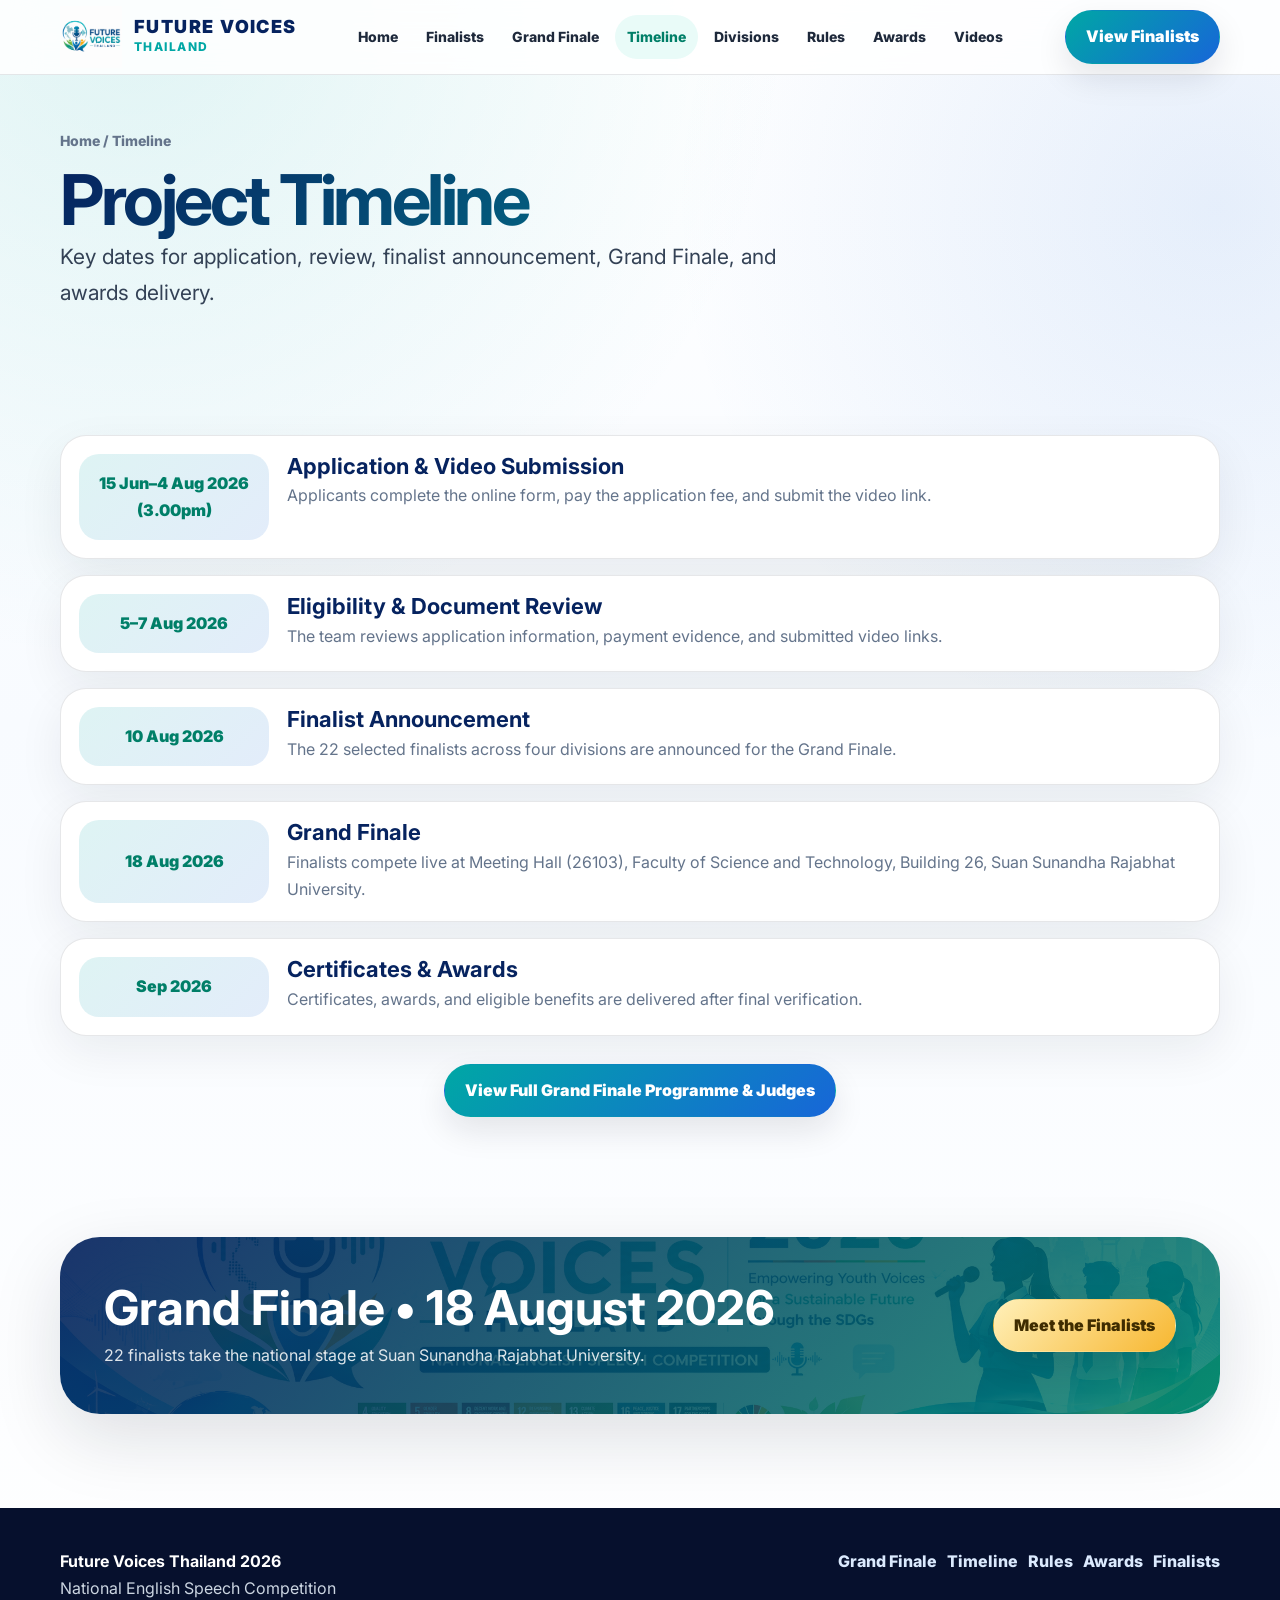
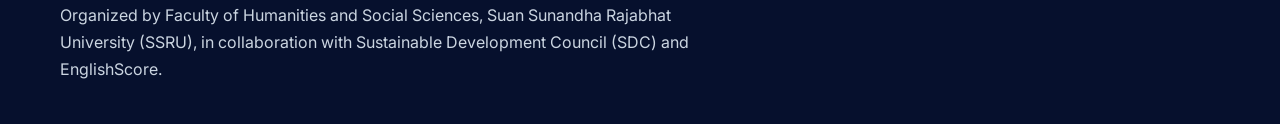
<file: timeline.html>
<!doctype html>
<html lang="en">
<head>
  <meta charset="utf-8">
  <meta name="viewport" content="width=device-width,initial-scale=1">
  <title>Timeline | Future Voices Thailand 2026</title>
  <meta name="description" content="Future Voices Thailand 2026, National English Speech Competition.">
  <meta property="og:title" content="Timeline | Future Voices Thailand 2026">
  <meta property="og:description" content="Empowering Youth Voices for a Sustainable Future through the SDGs.">
  <meta property="og:image" content="assets/img/cover.png">
  <link rel="preconnect" href="https://fonts.googleapis.com">
  <link rel="preconnect" href="https://fonts.gstatic.com" crossorigin>
  <link href="https://fonts.googleapis.com/css2?family=Inter:wght@400;600;700;800;900&family=Google+Sans:wght@400;600;700;800;900&display=swap" rel="stylesheet">
  <link rel="stylesheet" href="assets/css/styles.css">
</head>
<body>
<a class="skip" href="#main">Skip to content</a>

<header class="site-header">
  <div class="container navbar">
    <a href="index.html" class="brand" aria-label="Future Voices Thailand home">
      <img src="assets/img/logo.png" alt="Future Voices Thailand logo">
      <span><strong>Future Voices</strong><span>Thailand</span></span>
    </a>
    <nav class="nav-links" data-nav-links aria-label="Main navigation">
      <a href="index.html">Home</a>
      <a href="finalists.html">Finalists</a>
      <a href="grand-finale.html">Grand Finale</a>
      <a href="timeline.html">Timeline</a>
      <a href="divisions.html">Divisions</a>
      <a href="rules.html">Rules</a>
      <a href="awards.html">Awards</a>
      <a href="videos.html">Videos</a>
    </nav>
    <div class="nav-actions">
      <a class="btn btn-primary" href="finalists.html">View Finalists</a>
      <button class="menu-toggle" data-menu-toggle aria-expanded="false">Menu</button>
    </div>
  </div>
</header>

<main id="main">

<section class="page-hero">
  <div class="container">
    <div class="breadcrumb">Home / Timeline</div>
    <h1 class="gradient-text">Project Timeline</h1>
    <p class="lead">Key dates for application, review, finalist announcement, Grand Finale, and awards delivery.</p>
  </div>
</section>
<section class="section">
  <div class="container timeline">
    <article class="timeline-item"><div class="date-badge">15 Jun–4 Aug 2026 (3.00pm)</div><div><h3>Application & Video Submission</h3><p>Applicants complete the online form, pay the application fee, and submit the video link.</p></div></article>
    <article class="timeline-item"><div class="date-badge">5–7 Aug 2026</div><div><h3>Eligibility & Document Review</h3><p>The team reviews application information, payment evidence, and submitted video links.</p></div></article>
    <article class="timeline-item"><div class="date-badge">10 Aug 2026</div><div><h3>Finalist Announcement</h3><p>The 22 selected finalists across four divisions are announced for the Grand Finale.</p></div></article>
    <article class="timeline-item"><div class="date-badge">18 Aug 2026</div><div><h3>Grand Finale</h3><p>Finalists compete live at Meeting Hall (26103), Faculty of Science and Technology, Building 26, Suan Sunandha Rajabhat University.</p></div></article>
    <article class="timeline-item"><div class="date-badge">Sep 2026</div><div><h3>Certificates & Awards</h3><p>Certificates, awards, and eligible benefits are delivered after final verification.</p></div></article>
  </div>
    <div style="text-align:center;margin-top:28px">
      <a class="btn btn-primary" href="grand-finale.html">View Full Grand Finale Programme & Judges</a>
    </div>
</section>

</main>

<section class="cta">
  <div class="container">
    <div class="cta-box">
      <div>
        <h2>Grand Finale • 18 August 2026</h2>
        <p>22 finalists take the national stage at Suan Sunandha Rajabhat University.</p>
      </div>
      <a class="btn btn-gold" href="finalists.html">Meet the Finalists</a>
    </div>
  </div>
</section>

<footer class="site-footer">
  <div class="container footer-grid">
    <div>
      <strong>Future Voices Thailand 2026</strong><br>
      National English Speech Competition<br>
      Organized by Faculty of Humanities and Social Sciences, Suan Sunandha Rajabhat University (SSRU), in collaboration with Sustainable Development Council (SDC) and EnglishScore.
    </div>
    <div class="footer-links">
      <a href="grand-finale.html">Grand Finale</a>
      <a href="timeline.html">Timeline</a>
      <a href="rules.html">Rules</a>
      <a href="awards.html">Awards</a>
      <a href="finalists.html">Finalists</a>
    </div>
  </div>
</footer>

<script src="assets/js/main.js"></script>

</body>
</html>
</file>
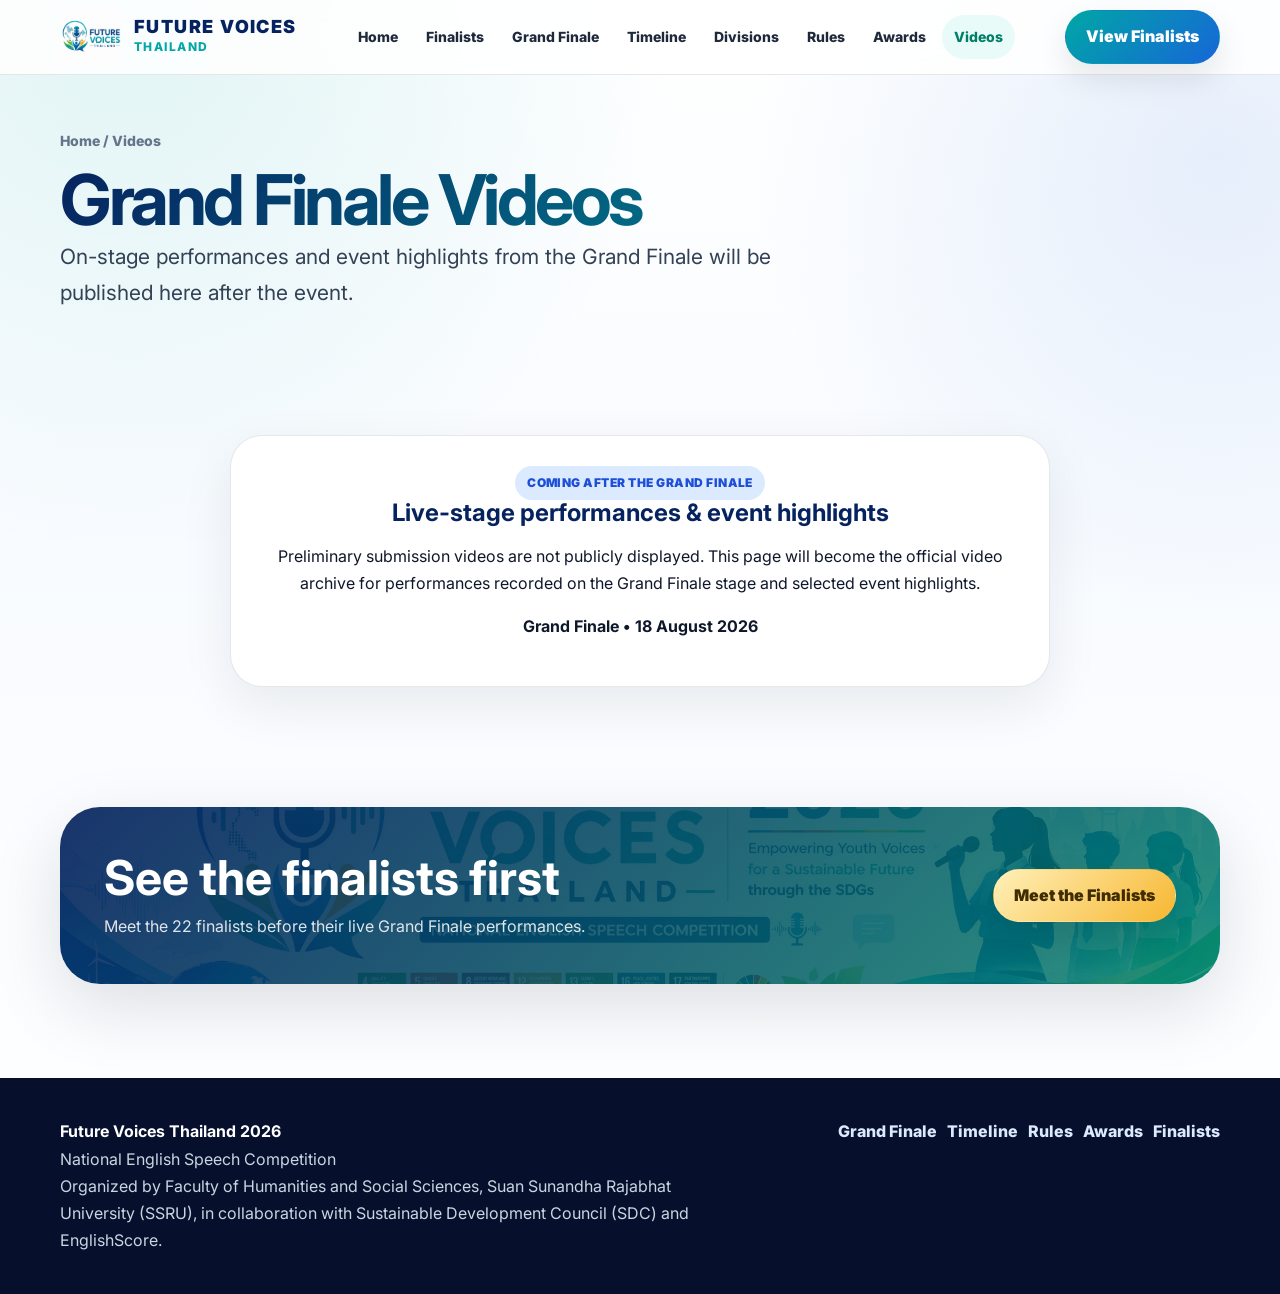
<file: videos.html>
<!doctype html>
<html lang="en">
<head>
  <meta charset="utf-8">
  <meta name="viewport" content="width=device-width,initial-scale=1">
  <title>Grand Finale Videos | Future Voices Thailand 2026</title>
  <meta name="description" content="Future Voices Thailand 2026, National English Speech Competition.">
  <meta property="og:title" content="Grand Finale Videos | Future Voices Thailand 2026">
  <meta property="og:description" content="Empowering Youth Voices for a Sustainable Future through the SDGs.">
  <meta property="og:image" content="assets/img/cover.png">
  <link rel="preconnect" href="https://fonts.googleapis.com">
  <link rel="preconnect" href="https://fonts.gstatic.com" crossorigin>
  <link href="https://fonts.googleapis.com/css2?family=Inter:wght@400;600;700;800;900&family=Noto+Sans+Thai:wght@400;600;700;800;900&display=swap" rel="stylesheet">
  <link rel="stylesheet" href="assets/css/styles.css">
</head>
<body>
<a class="skip" href="#main">Skip to content</a>

<header class="site-header">
  <div class="container navbar">
    <a href="index.html" class="brand" aria-label="Future Voices Thailand home">
      <img src="assets/img/logo.png" alt="Future Voices Thailand logo">
      <span><strong>Future Voices</strong><span>Thailand</span></span>
    </a>
    <nav class="nav-links" data-nav-links aria-label="Main navigation">
      <a href="index.html">Home</a>
      <a href="finalists.html">Finalists</a>
      <a href="grand-finale.html">Grand Finale</a>
      <a href="timeline.html">Timeline</a>
      <a href="divisions.html">Divisions</a>
      <a href="rules.html">Rules</a>
      <a href="awards.html">Awards</a>
      <a href="videos.html">Videos</a>
    </nav>
    <div class="nav-actions">
      <a class="btn btn-primary" href="finalists.html">View Finalists</a>
      <button class="menu-toggle" data-menu-toggle aria-expanded="false">Menu</button>
    </div>
  </div>
</header>

<main id="main">

<section class="page-hero">
  <div class="container">
    <div class="breadcrumb">Home / Videos</div>
    <h1 class="gradient-text">Grand Finale Videos</h1>
    <p class="lead">On-stage performances and event highlights from the Grand Finale will be published here after the event.</p>
  </div>
</section>
<section class="section">
  <div class="container">
    <div class="panel" style="text-align:center;max-width:820px;margin:auto">
      <span class="badge badge-blue">Coming after the Grand Finale</span>
      <h2>Live-stage performances & event highlights</h2>
      <p>Preliminary submission videos are not publicly displayed. This page will become the official video archive for performances recorded on the Grand Finale stage and selected event highlights.</p>
      <p><strong>Grand Finale • 18 August 2026</strong></p>
    </div>
  </div>
</section>

</main>

<section class="cta">
  <div class="container">
    <div class="cta-box">
      <div>
        <h2>See the finalists first</h2>
        <p>Meet the 22 finalists before their live Grand Finale performances.</p>
      </div>
      <a class="btn btn-gold" href="finalists.html">Meet the Finalists</a>
    </div>
  </div>
</section>

<footer class="site-footer">
  <div class="container footer-grid">
    <div>
      <strong>Future Voices Thailand 2026</strong><br>
      National English Speech Competition<br>
      Organized by Faculty of Humanities and Social Sciences, Suan Sunandha Rajabhat University (SSRU), in collaboration with Sustainable Development Council (SDC) and EnglishScore.
    </div>
    <div class="footer-links">
      <a href="grand-finale.html">Grand Finale</a>
      <a href="timeline.html">Timeline</a>
      <a href="rules.html">Rules</a>
      <a href="awards.html">Awards</a>
      <a href="finalists.html">Finalists</a>
    </div>
  </div>
</footer>

<script src="assets/js/main.js"></script>
</body>
</html>
</file>
<file: assets/css/styles.css>
:root{
  --navy:#06235f;
  --blue:#1766d8;
  --teal:#00a7a5;
  --green:#20a84a;
  --lime:#8bc53f;
  --gold:#f7b731;
  --orange:#f97316;
  --pink:#e83e8c;
  --purple:#7c3aed;
  --ink:#0f172a;
  --muted:#64748b;
  --line:rgba(15,23,42,.10);
  --soft:#f6fbff;
  --white:#fff;
  --shadow:0 24px 70px rgba(15,23,42,.13);
  --radius:28px;
  --container:min(1160px,92vw);
}
*{box-sizing:border-box}
html{scroll-behavior:smooth}
body{
  margin:0;
  font-family:"Inter","Noto Sans Thai",system-ui,-apple-system,BlinkMacSystemFont,"Segoe UI",sans-serif;
  color:var(--ink);
  background:
    radial-gradient(circle at 10% 0%,rgba(0,167,165,.12),transparent 32%),
    radial-gradient(circle at 95% 12%,rgba(23,102,216,.10),transparent 28%),
    linear-gradient(180deg,#fff,#f8fbff 42%,#fff);
  line-height:1.7;
}
a{color:inherit;text-decoration:none}
img{max-width:100%;height:auto;display:block}
.container{width:var(--container);margin-inline:auto}
.skip{position:absolute;left:-999px}
.skip:focus{left:16px;top:16px;background:#fff;padding:10px 14px;border-radius:10px;z-index:1000}
.site-header{
  position:sticky;top:0;z-index:50;
  background:rgba(255,255,255,.86);
  border-bottom:1px solid var(--line);
  backdrop-filter:blur(18px);
}
.navbar{height:74px;display:flex;align-items:center;justify-content:space-between;gap:20px}
.brand{display:flex;align-items:center;gap:12px;min-width:210px}
.brand img{width:62px;height:62px;object-fit:contain}
.brand strong{display:block;color:var(--navy);font-size:18px;line-height:1.08;font-weight:900}
.brand span{display:block;color:var(--teal);font-size:12px;font-weight:800;letter-spacing:.12em;text-transform:uppercase}
.nav-links{display:flex;align-items:center;gap:4px}
.nav-links a{padding:10px 12px;border-radius:999px;color:#1e293b;font-size:14px;font-weight:800}
.nav-links a:hover,.nav-links a.active{background:#e9fbf8;color:#007f68}
.nav-actions{display:flex;gap:8px;align-items:center}
.menu-toggle{display:none;border:0;background:#0f172a;color:#fff;border-radius:14px;padding:10px 12px;font-weight:900}
.btn{
  display:inline-flex;align-items:center;justify-content:center;gap:9px;
  min-height:46px;padding:12px 20px;border-radius:999px;
  font-weight:900;border:1px solid transparent;cursor:pointer;
  box-shadow:0 14px 32px rgba(15,23,42,.10);
}
.btn-primary{background:linear-gradient(135deg,var(--teal),var(--blue));color:#fff}
.btn-gold{background:linear-gradient(135deg,#fff0b9,var(--gold));color:#3f2c00}
.btn-dark{background:var(--navy);color:#fff}
.btn-ghost{background:#fff;color:var(--navy);border-color:var(--line)}
.hero{padding:64px 0 54px;position:relative;overflow:hidden}
.hero-grid{display:grid;grid-template-columns:1.05fr .95fr;gap:42px;align-items:center}
.kicker{
  display:inline-flex;align-items:center;gap:8px;padding:8px 14px;border-radius:999px;
  background:#fff;border:1px solid rgba(0,167,165,.22);color:#007f68;font-weight:900;font-size:13px;
  box-shadow:0 12px 34px rgba(15,23,42,.06);
}
.kicker::before{content:"";width:10px;height:10px;border-radius:50%;background:var(--gold);box-shadow:0 0 0 6px rgba(247,183,49,.18)}
h1,h2,h3{line-height:1.12;margin:0;color:var(--navy)}
.hero h1{font-size:clamp(42px,7vw,82px);letter-spacing:-.055em;margin:18px 0 16px}
.gradient-text{background:linear-gradient(135deg,var(--navy),var(--teal));-webkit-background-clip:text;background-clip:text;color:transparent}
.lead{font-size:clamp(17px,2vw,21px);color:#334155;margin:0 0 28px;max-width:760px}
.hero-card{
  background:rgba(255,255,255,.72);border:1px solid rgba(255,255,255,.82);
  border-radius:38px;padding:18px;box-shadow:var(--shadow);
}
.hero-card img{border-radius:28px}
.quick-stats{display:grid;grid-template-columns:repeat(4,1fr);gap:14px;margin:28px 0 0}
.stat{background:#fff;border:1px solid var(--line);border-radius:22px;padding:18px;box-shadow:0 14px 36px rgba(15,23,42,.08)}
.stat span{display:block;font-size:13px;color:var(--muted);font-weight:900;text-transform:uppercase;letter-spacing:.05em}
.stat strong{display:block;font-size:24px;color:var(--navy);font-weight:950;margin-top:2px}
.section{padding:66px 0}
.section-soft{background:linear-gradient(180deg,rgba(239,246,255,.65),rgba(255,255,255,.85))}
.section-head{max-width:850px;margin:0 0 30px}
.eyebrow{font-size:13px;letter-spacing:.13em;text-transform:uppercase;color:#007f68;font-weight:950;margin-bottom:8px}
.section-head h2{font-size:clamp(30px,4vw,52px);letter-spacing:-.035em}
.section-head p{color:var(--muted);font-size:17px;margin:12px 0 0}
.card-grid{display:grid;grid-template-columns:repeat(4,1fr);gap:18px}
.info-card{
  background:#fff;border:1px solid var(--line);border-radius:var(--radius);padding:24px;
  box-shadow:0 18px 52px rgba(15,23,42,.08);position:relative;overflow:hidden;
}
.info-card::after{content:"";position:absolute;right:-48px;top:-48px;width:120px;height:120px;border-radius:50%;background:rgba(0,167,165,.10)}
.info-card .icon{width:54px;height:54px;border-radius:18px;display:grid;place-items:center;background:linear-gradient(135deg,rgba(0,167,165,.14),rgba(23,102,216,.14));font-size:26px;margin-bottom:16px}
.info-card h3{font-size:21px;margin-bottom:8px}
.info-card p{color:var(--muted);margin:0;font-size:15px}
.visual-section-img{border-radius:34px;box-shadow:var(--shadow);border:1px solid var(--line);overflow:hidden;background:#fff}
.timeline{display:grid;gap:16px}
.timeline-item{display:grid;grid-template-columns:190px 1fr;gap:18px;align-items:stretch;background:#fff;border:1px solid var(--line);border-radius:26px;padding:18px;box-shadow:0 16px 46px rgba(15,23,42,.07)}
.date-badge{border-radius:20px;padding:16px;background:linear-gradient(135deg,rgba(0,167,165,.13),rgba(23,102,216,.12));color:#007f68;font-weight:950;display:grid;place-items:center;text-align:center}
.timeline-item h3{font-size:22px;margin-bottom:4px}
.timeline-item p{margin:0;color:var(--muted)}
.two-col{display:grid;grid-template-columns:1fr 1fr;gap:24px}
.panel{background:#fff;border:1px solid var(--line);border-radius:32px;padding:30px;box-shadow:0 18px 52px rgba(15,23,42,.08)}
.panel h3{font-size:28px;margin-bottom:14px}
.clean-list{margin:0;padding-left:20px;color:#334155}
.clean-list li{margin-bottom:8px}
.accordion{display:grid;gap:12px}
details{background:#fff;border:1px solid var(--line);border-radius:22px;padding:18px 20px;box-shadow:0 12px 32px rgba(15,23,42,.06)}
summary{cursor:pointer;color:var(--navy);font-weight:950;font-size:17px}
details p,details li{color:#334155}
.form-shell{background:linear-gradient(135deg,rgba(0,167,165,.15),rgba(23,102,216,.10),rgba(247,183,49,.16));border:1px solid var(--line);border-radius:38px;padding:22px;box-shadow:var(--shadow)}
.form-header{display:grid;grid-template-columns:1fr auto;gap:18px;align-items:center;background:rgba(255,255,255,.78);border-radius:26px;padding:18px 22px;margin-bottom:18px}
.form-header strong{font-size:20px;color:var(--navy)}
.form-header span{display:block;color:var(--muted);font-size:14px}
iframe.form-frame{width:100%;height:900px;border:0;border-radius:26px;background:#fff;box-shadow:0 10px 28px rgba(15,23,42,.1)}
.video-grid{display:grid;grid-template-columns:repeat(3,1fr);gap:22px}
.video-card{background:#fff;border:1px solid var(--line);border-radius:30px;overflow:hidden;box-shadow:0 18px 52px rgba(15,23,42,.1)}
.video-wrap{background:linear-gradient(135deg,var(--navy),var(--teal));padding:14px}
.video-wrap iframe,.placeholder-video{width:100%;aspect-ratio:9/16;border:0;border-radius:20px;background:#06102d;display:block}
.placeholder-video{display:grid;place-items:center;color:#fff;text-align:center;padding:24px}
.video-meta{padding:18px}
.video-meta h3{font-size:20px;margin-bottom:4px}
.video-meta p{margin:0;color:var(--muted)}
.cta{padding:54px 0}
.cta-box{
  border-radius:40px;padding:44px;background:
  linear-gradient(135deg,rgba(6,35,95,.92),rgba(0,127,104,.83)),
  url('../img/cover.png') center/cover no-repeat;
  color:#fff;box-shadow:var(--shadow);display:grid;grid-template-columns:1fr auto;gap:24px;align-items:center;
}
.cta-box h2{color:#fff;font-size:clamp(30px,4vw,48px)}
.cta-box p{color:rgba(255,255,255,.86);margin:8px 0 0}
.site-footer{background:#06102d;color:#cbd5e1;padding:40px 0;margin-top:40px}
.footer-grid{display:grid;grid-template-columns:1.2fr .8fr;gap:24px;align-items:start}
.site-footer strong{color:#fff}
.footer-links{display:flex;flex-wrap:wrap;gap:10px;justify-content:flex-end}
.footer-links a{color:#dbeafe;font-weight:800}
.page-hero{padding:54px 0 30px}
.page-hero h1{font-size:clamp(38px,6vw,70px);letter-spacing:-.05em}
.breadcrumb{color:var(--muted);font-size:14px;font-weight:800;margin-bottom:8px}
.download-card{display:flex;gap:18px;align-items:center;justify-content:space-between;background:#fff;border:1px solid var(--line);border-radius:28px;padding:22px;box-shadow:0 18px 52px rgba(15,23,42,.08)}
.badge{display:inline-flex;align-items:center;gap:7px;border-radius:999px;padding:7px 12px;font-size:12px;font-weight:950;letter-spacing:.04em;text-transform:uppercase}
.badge-green{background:#dcfce7;color:#166534}
.badge-blue{background:#dbeafe;color:#1d4ed8}
.badge-orange{background:#ffedd5;color:#c2410c}
@media (max-width:980px){
  .menu-toggle{display:inline-flex}
  .nav-links{position:absolute;top:74px;left:0;right:0;background:#fff;border-bottom:1px solid var(--line);box-shadow:0 20px 40px rgba(15,23,42,.08);display:none;flex-direction:column;align-items:stretch;padding:12px;width:100%}
  .nav-links.open{display:flex}
  .nav-links a{border-radius:14px}
  .hero-grid,.two-col,.footer-grid,.cta-box{grid-template-columns:1fr}
  .card-grid{grid-template-columns:repeat(2,1fr)}
  .quick-stats{grid-template-columns:repeat(2,1fr)}
  .video-grid{grid-template-columns:repeat(2,1fr)}
  .form-header{grid-template-columns:1fr}
}
@media (max-width:640px){
  .brand strong{font-size:15px}.brand img{width:50px;height:50px}.navbar{height:68px}
  .nav-links{top:68px}
  .hero{padding:40px 0}.section{padding:46px 0}
  .card-grid,.quick-stats,.video-grid{grid-template-columns:1fr}
  .timeline-item{grid-template-columns:1fr}
  .timeline-item,.panel,.info-card{border-radius:22px}
  iframe.form-frame{height:980px}
  .cta-box{padding:28px;border-radius:28px}
}
</file>
